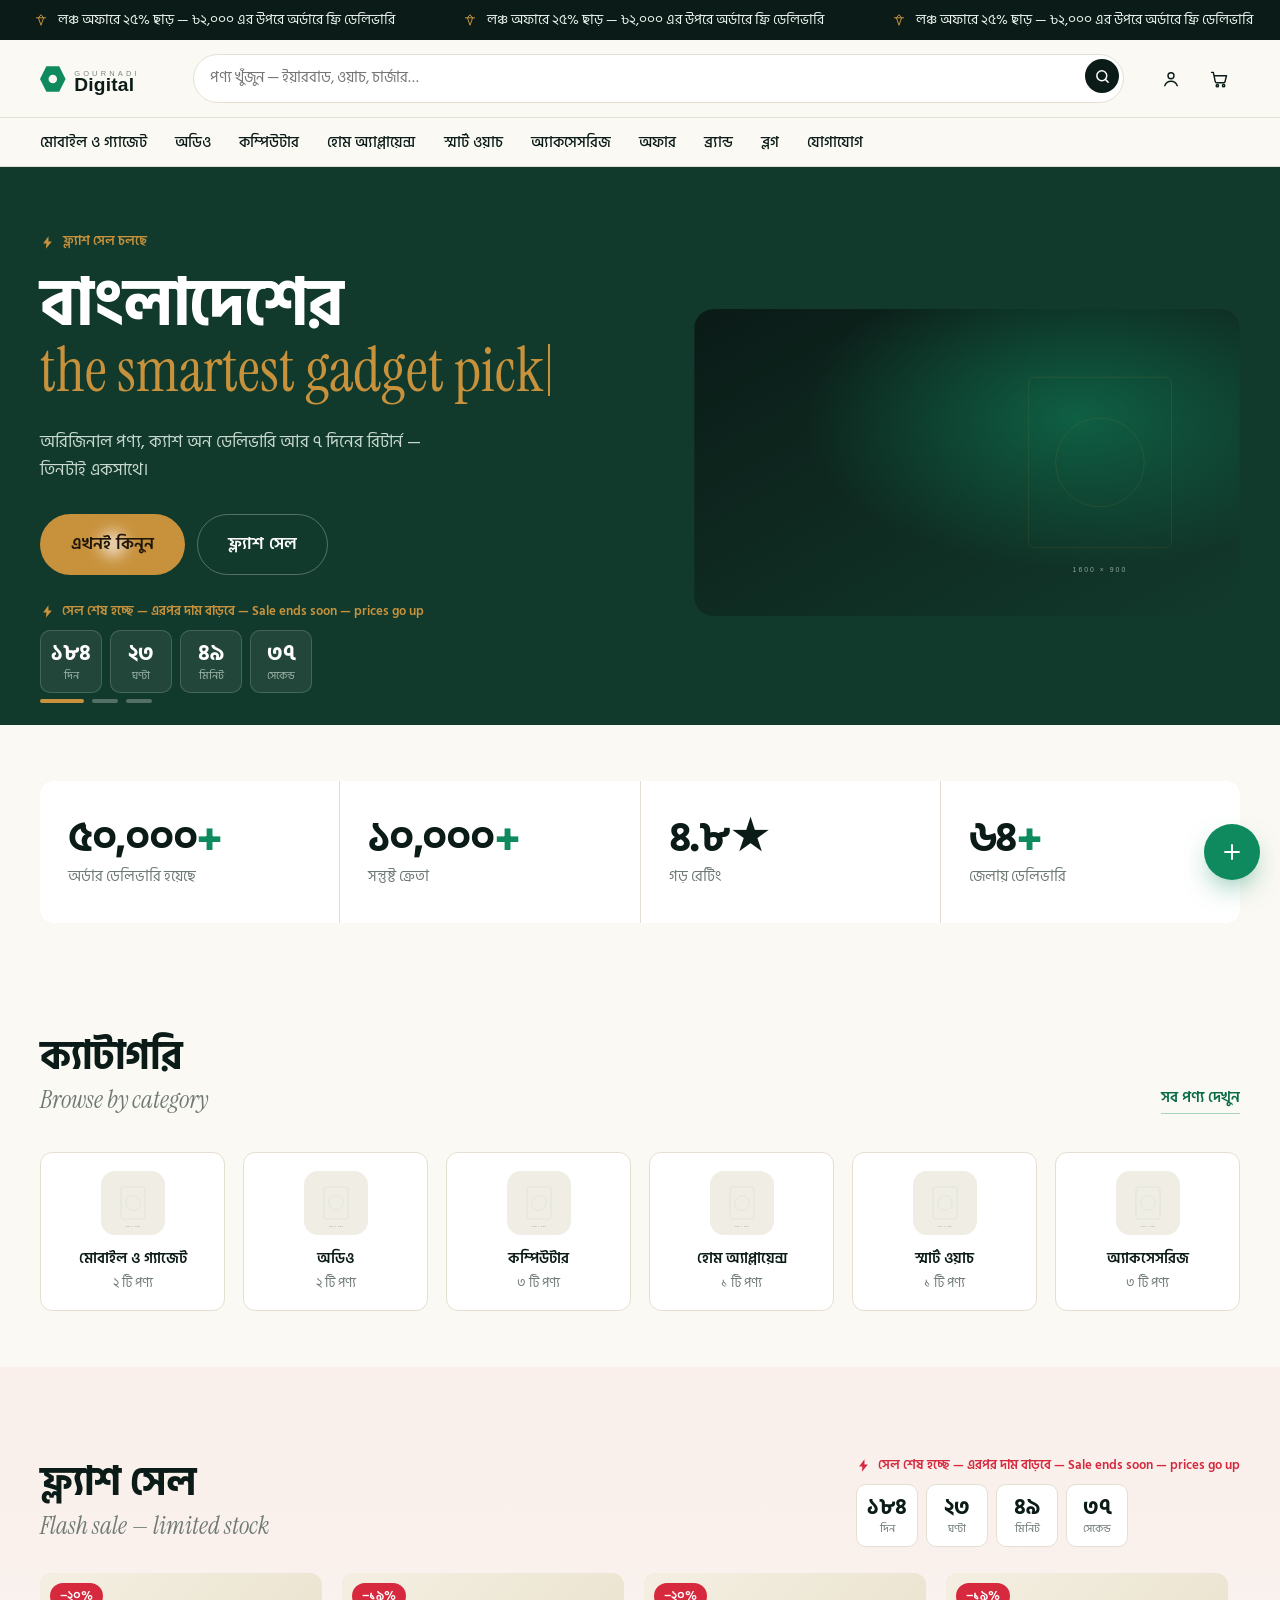
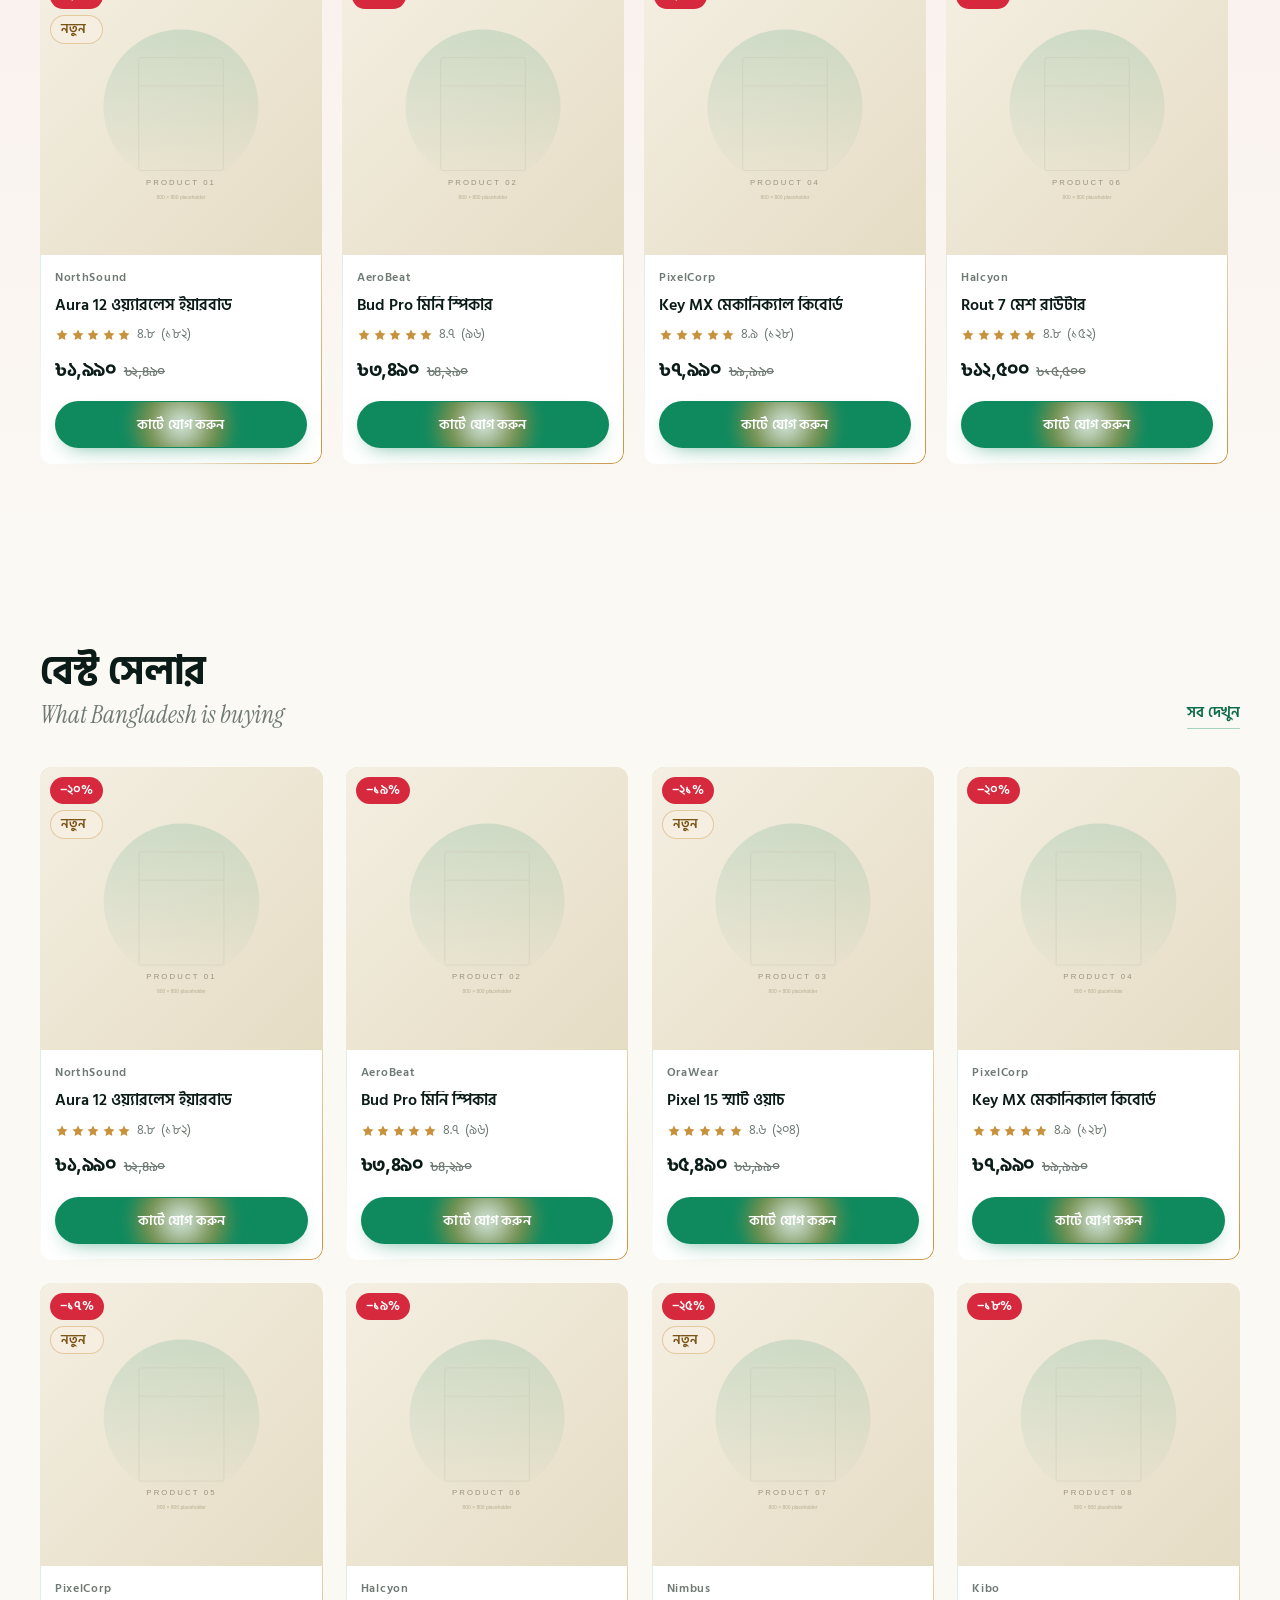
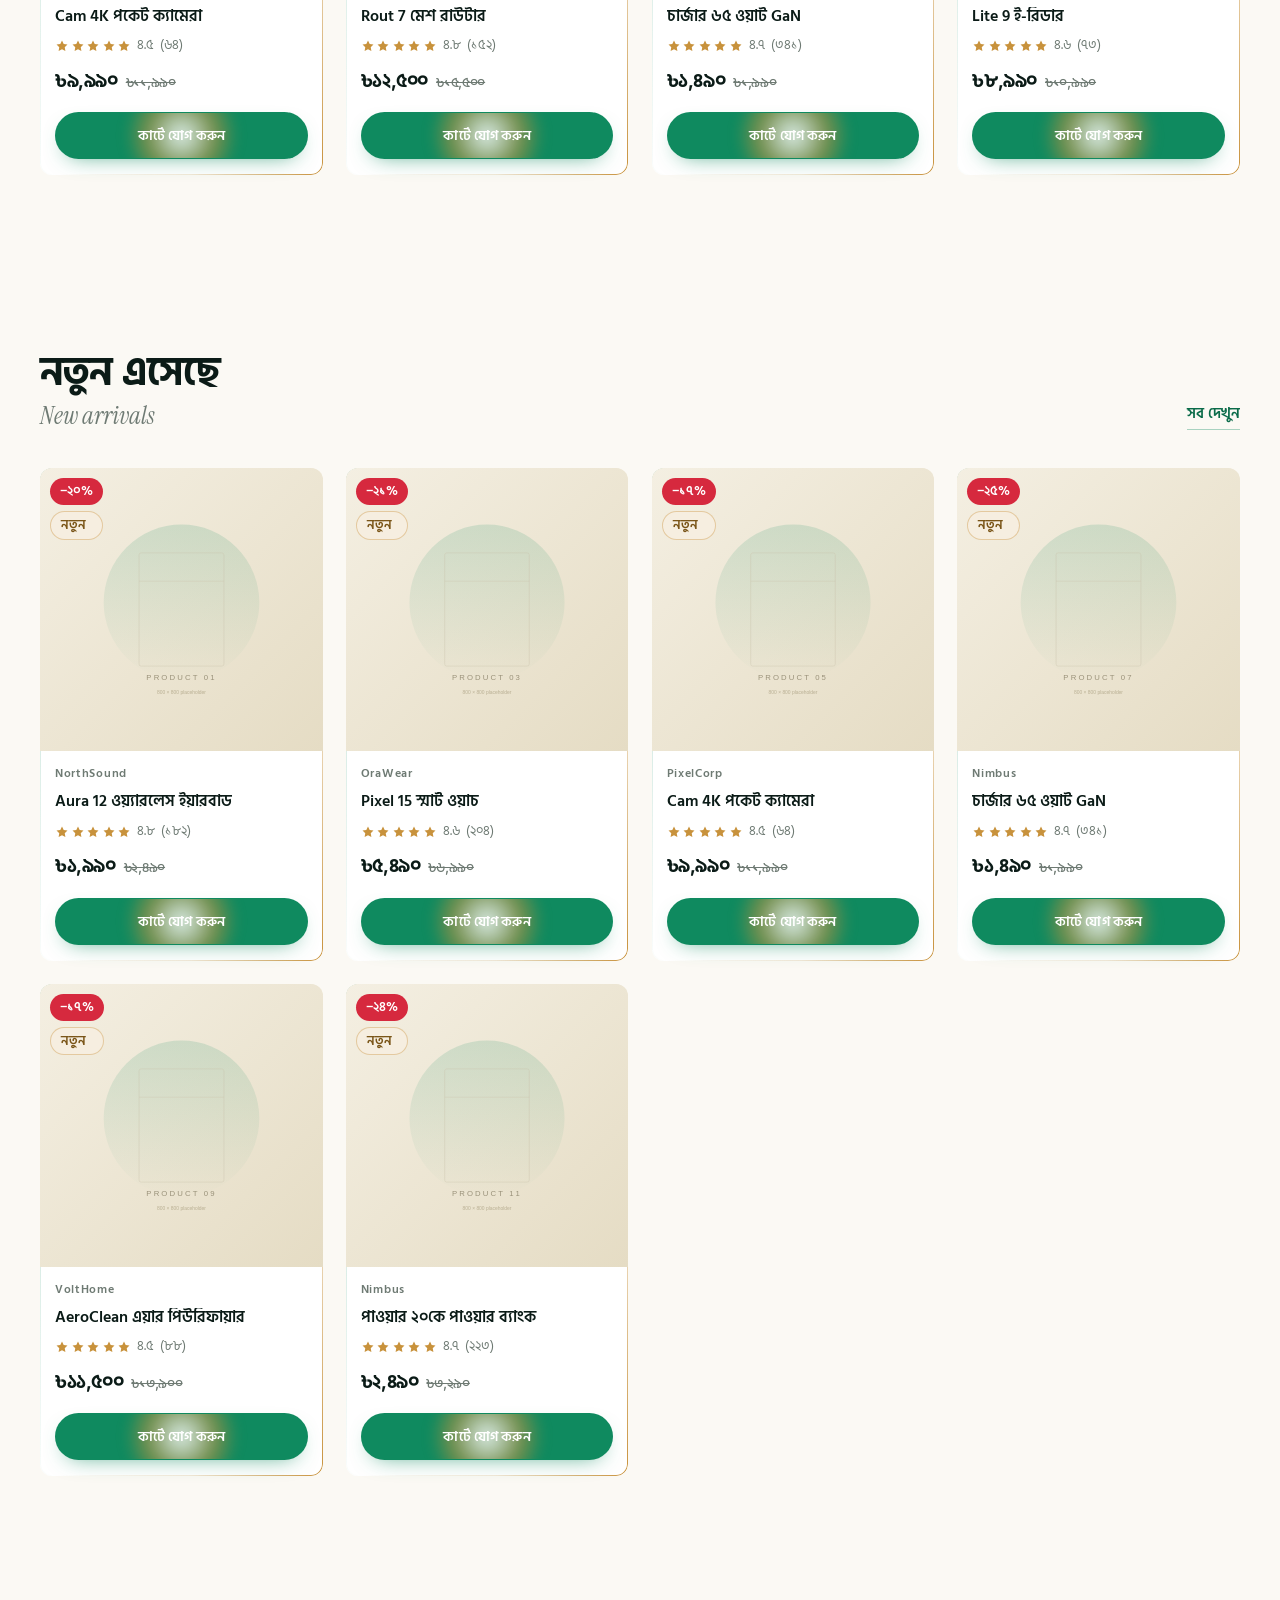
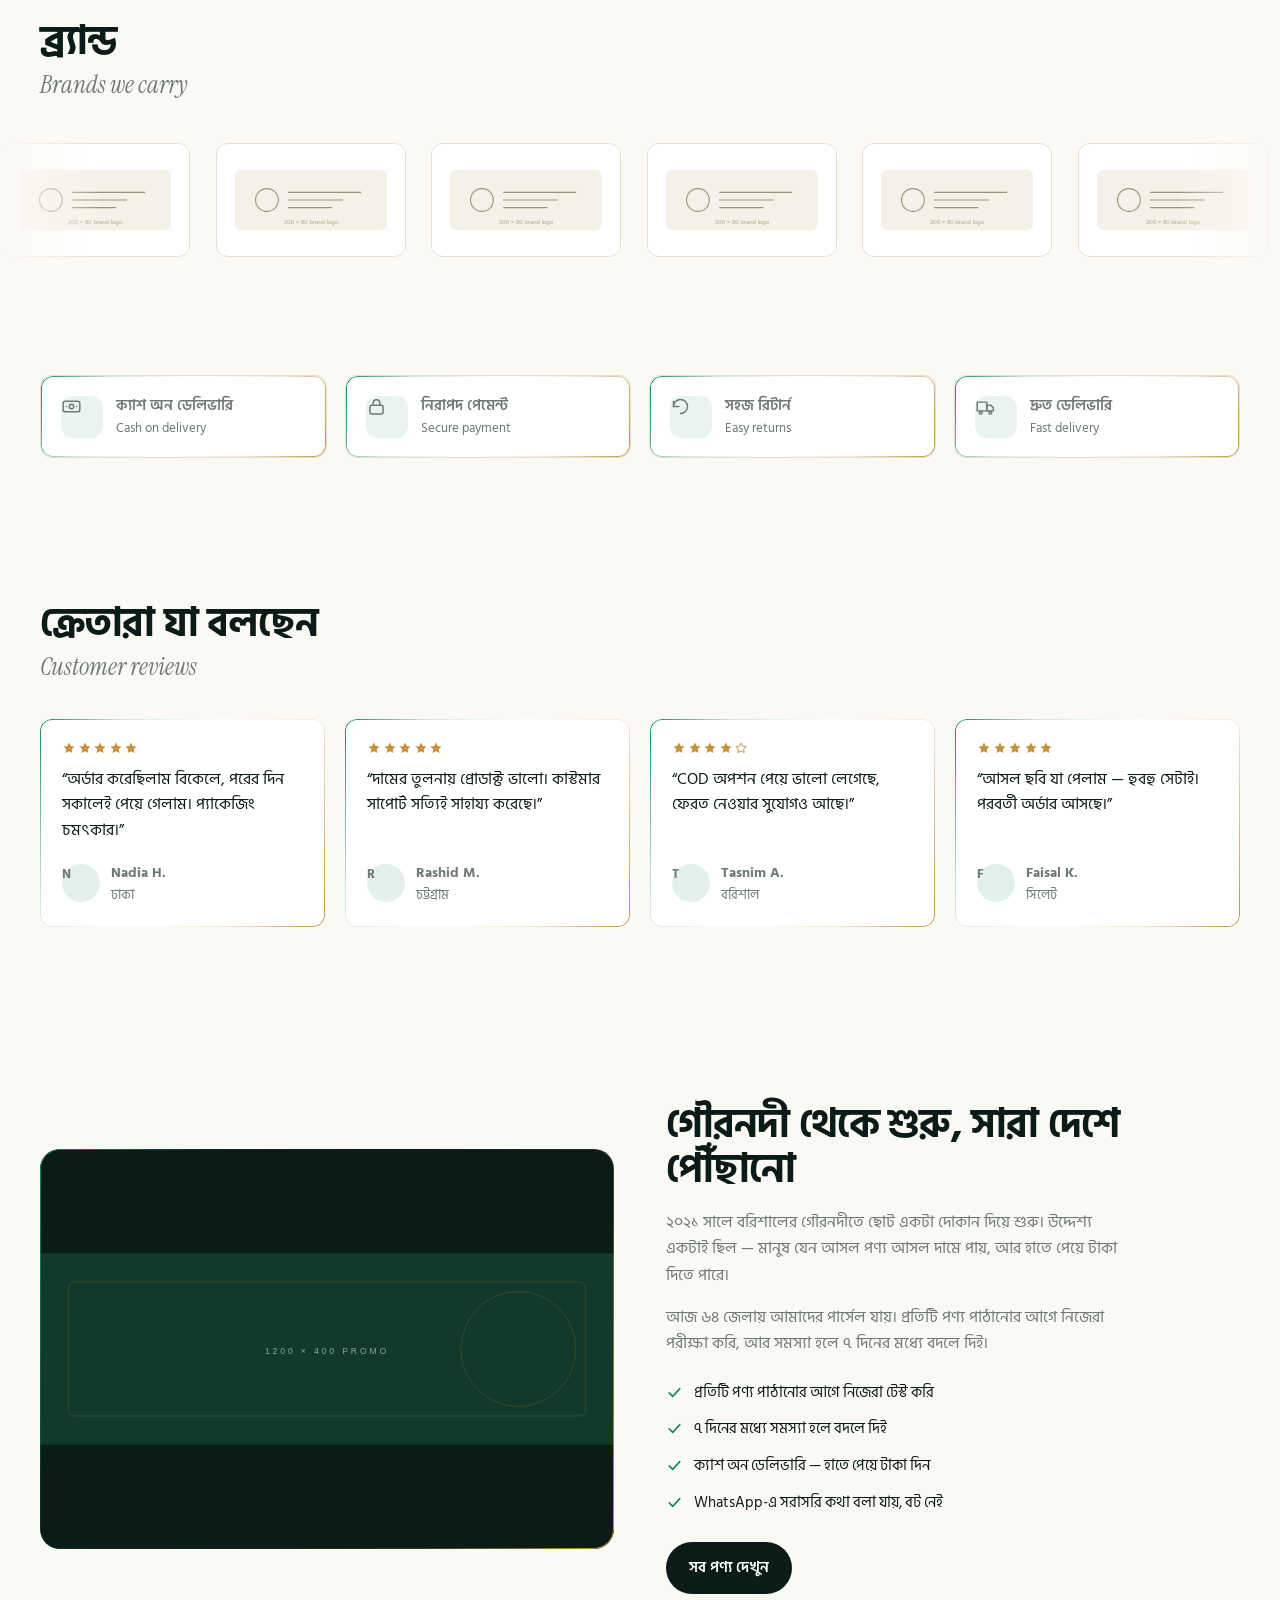
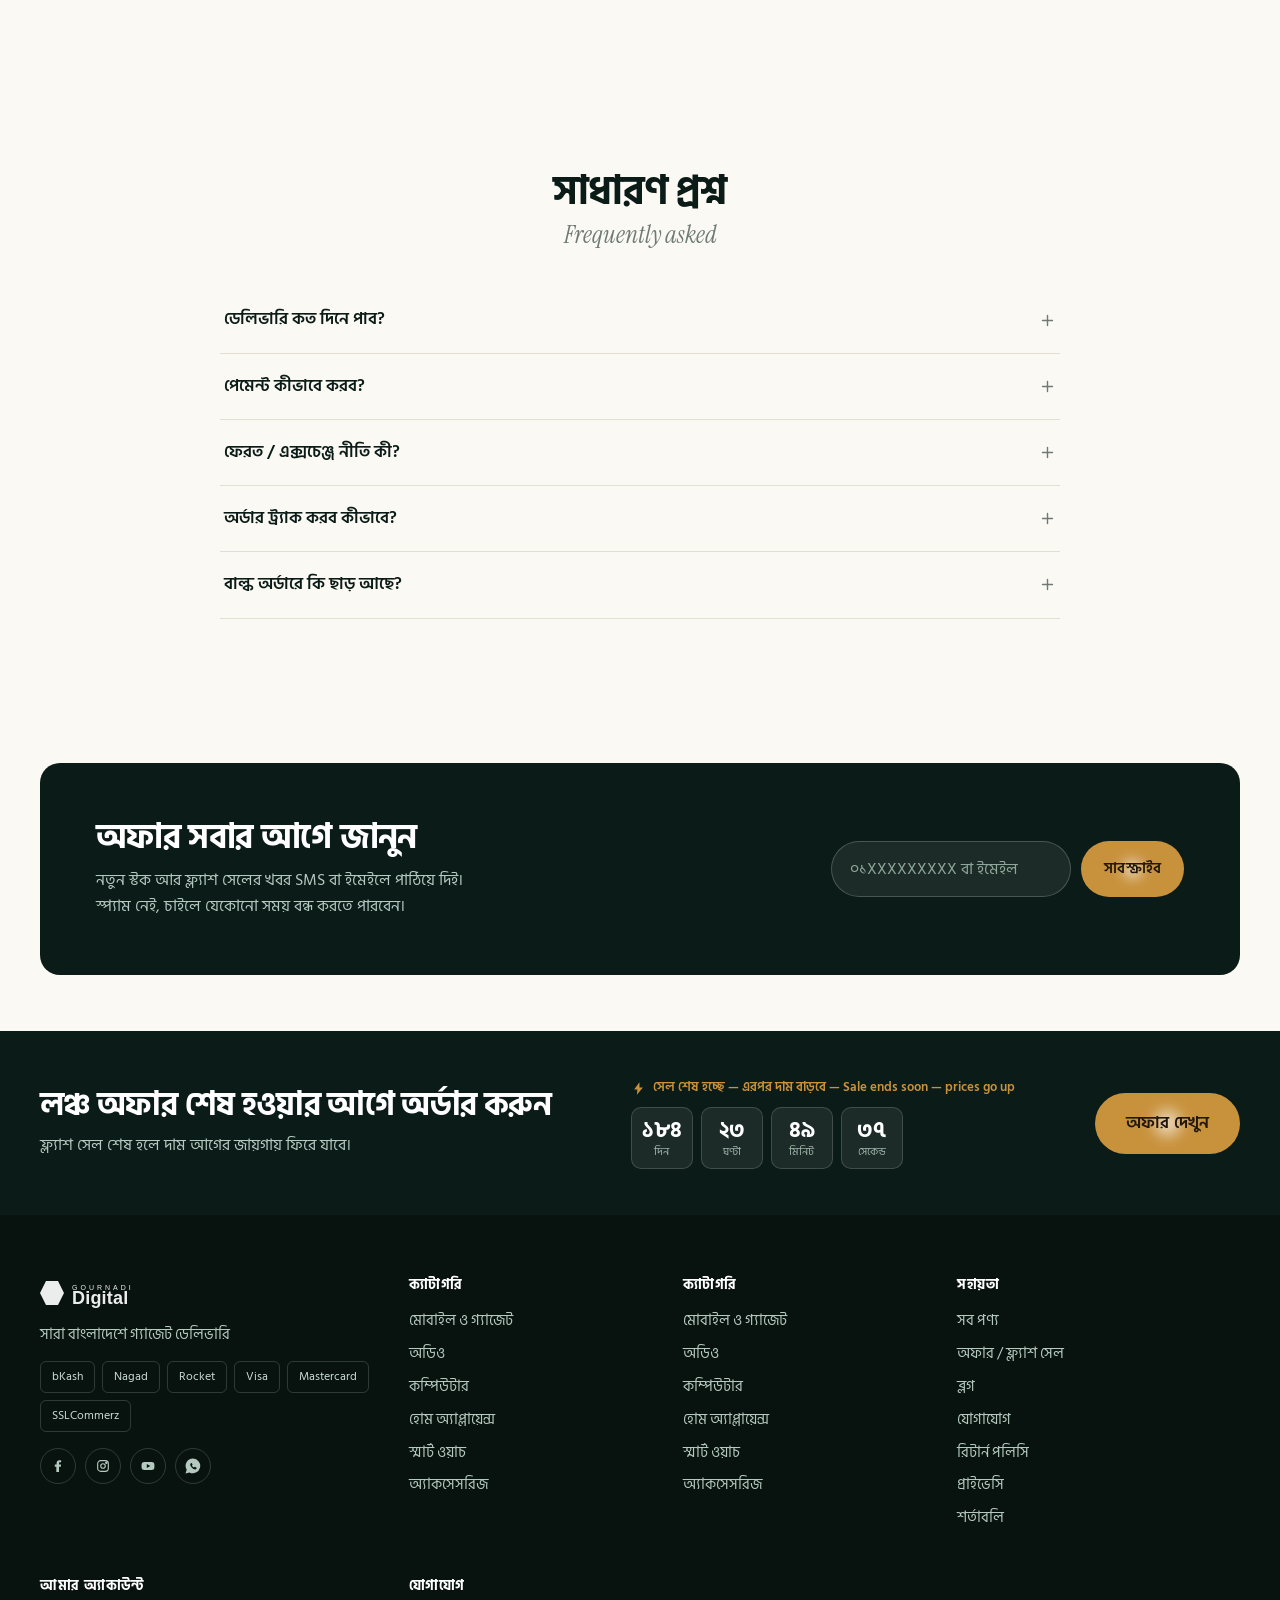
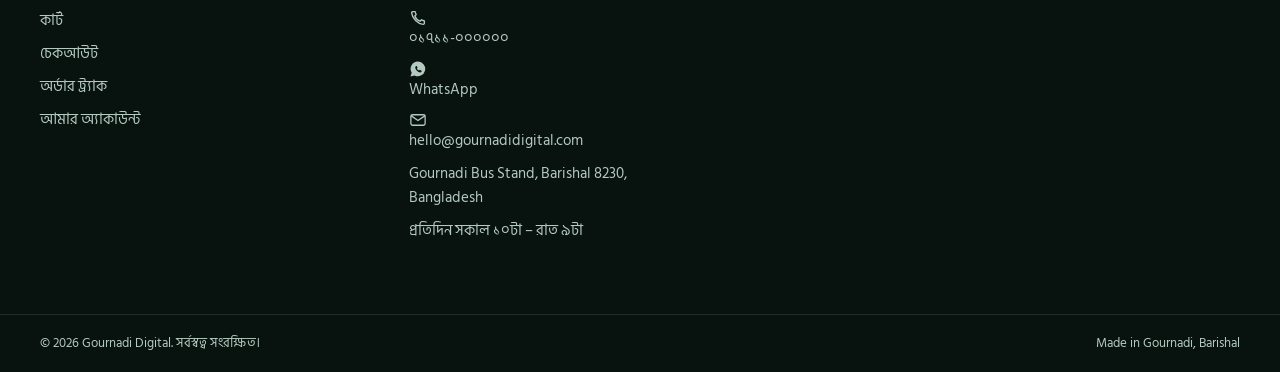
<file: index.html>
<!DOCTYPE html>
<html lang="bn">
<head>
<meta charset="utf-8">
<meta name="viewport" content="width=device-width, initial-scale=1">
<title>Gournadi Digital — সারা বাংলাদেশে গ্যাজেট ডেলিভারি</title>
<meta name="description" content="অরিজিনাল গ্যাজেট, ক্যাশ অন ডেলিভারি, ৬৪ জেলায় ডেলিভারি। ইয়ারবাড, স্মার্ট ওয়াচ, চার্জার, কিবোর্ড ও আরও অনেক কিছু।">
<meta property="og:title" content="Gournadi Digital">
<meta property="og:description" content="সারা বাংলাদেশে গ্যাজেট ডেলিভারি — ক্যাশ অন ডেলিভারি সহ।">
<meta property="og:image" content="assets/banners/hero1.svg">
<link rel="icon" href="assets/logo.svg">
<link rel="preconnect" href="https://fonts.googleapis.com">
<link rel="preconnect" href="https://fonts.gstatic.com" crossorigin>
<link rel="stylesheet" href="css/style.css">
</head>
<body>
<div data-header></div>

<!-- HERO ------------------------------------------------------------------ -->
<section class="hero" aria-label="ফিচার্ড অফার">
  <div class="hero__slides" data-hero></div>
  <div class="hero__dots" role="tablist" aria-label="ব্যানার" data-hero-dots></div>
</section>

<!-- TRUST STATS ---------------------------------------------------------- -->
<section class="section section--tight">
  <div class="wrap"><div class="stats" data-stats></div></div>
</section>

<!-- CATEGORIES ----------------------------------------------------------- -->
<section class="section section--tight" id="categories">
  <div class="wrap">
    <div class="section-head">
      <h2 class="section-title">ক্যাটাগরি<span class="en">Browse by category</span></h2>
      <a class="link-more" href="pages/shop.html">সব পণ্য দেখুন</a>
    </div>
    <div class="cats" data-cats></div>
  </div>
</section>

<!-- FLASH SALE ----------------------------------------------------------- -->
<section class="section flash" id="flash">
  <div class="wrap">
    <div class="flash__head">
      <h2 class="section-title">ফ্ল্যাশ সেল<span class="en">Flash sale — limited stock</span></h2>
      <div data-flash-timer></div>
    </div>
    <div class="hscroll" data-flash-products></div>
  </div>
</section>

<!-- BEST SELLERS --------------------------------------------------------- -->
<section class="section" id="best">
  <div class="wrap">
    <div class="section-head">
      <h2 class="section-title">বেস্ট সেলার<span class="en">What Bangladesh is buying</span></h2>
      <a class="link-more" href="pages/shop.html?sort=popular">সব দেখুন</a>
    </div>
    <div class="pgrid" data-best></div>
  </div>
</section>

<!-- NEW ARRIVALS --------------------------------------------------------- -->
<section class="section" id="new">
  <div class="wrap">
    <div class="section-head">
      <h2 class="section-title">নতুন এসেছে<span class="en">New arrivals</span></h2>
      <a class="link-more" href="pages/shop.html?sort=newest">সব দেখুন</a>
    </div>
    <div class="pgrid" data-new></div>
  </div>
</section>

<!-- BRAND MARQUEE -------------------------------------------------------- -->
<section class="section section--tight">
  <div class="wrap">
    <div class="section-head">
      <h2 class="section-title">ব্র্যান্ড<span class="en">Brands we carry</span></h2>
    </div>
  </div>
  <div class="marquee" data-brands></div>
</section>

<!-- TRUST BADGES --------------------------------------------------------- -->
<section class="section section--tight">
  <div class="wrap"><div class="trust" data-trust></div></div>
</section>

<!-- REVIEWS -------------------------------------------------------------- -->
<section class="section" id="reviews">
  <div class="wrap">
    <div class="section-head">
      <h2 class="section-title">ক্রেতারা যা বলছেন<span class="en">Customer reviews</span></h2>
    </div>
    <div class="rgrid" data-reviews></div>
  </div>
</section>

<!-- BRAND STORY ---------------------------------------------------------- -->
<section class="section" id="about">
  <div class="wrap">
    <div class="story">
      <div class="story__media gborder"><img src="assets/banners/promo.svg" alt="" width="1200" height="400"></div>
      <div>
        <h2>গৌরনদী থেকে শুরু, সারা দেশে পৌঁছানো</h2>
        <p>২০২১ সালে বরিশালের গৌরনদীতে ছোট একটা দোকান দিয়ে শুরু। উদ্দেশ্য একটাই ছিল — মানুষ যেন আসল পণ্য আসল দামে পায়, আর হাতে পেয়ে টাকা দিতে পারে।</p>
        <p>আজ ৬৪ জেলায় আমাদের পার্সেল যায়। প্রতিটি পণ্য পাঠানোর আগে নিজেরা পরীক্ষা করি, আর সমস্যা হলে ৭ দিনের মধ্যে বদলে দিই।</p>
        <div class="story__pts" data-story-points></div>
        <a class="btn btn--ink" href="pages/shop.html" style="margin-top:26px">সব পণ্য দেখুন</a>
      </div>
    </div>
  </div>
</section>

<!-- FAQ ------------------------------------------------------------------ -->
<section class="section" id="faq">
  <div class="wrap">
    <div class="section-head" style="justify-content:center;text-align:center">
      <h2 class="section-title">সাধারণ প্রশ্ন<span class="en">Frequently asked</span></h2>
    </div>
    <div class="faq" data-faq></div>
  </div>
</section>

<!-- NEWSLETTER ----------------------------------------------------------- -->
<section class="section section--tight">
  <div class="wrap">
    <div class="news">
      <div>
        <h2>অফার সবার আগে জানুন</h2>
        <p>নতুন স্টক আর ফ্ল্যাশ সেলের খবর SMS বা ইমেইলে পাঠিয়ে দিই। স্প্যাম নেই, চাইলে যেকোনো সময় বন্ধ করতে পারবেন।</p>
      </div>
      <form class="news__form" data-news>
        <label class="sr" for="news-input">মোবাইল নম্বর বা ইমেইল</label>
        <input id="news-input" name="contact" placeholder="০১XXXXXXXXX বা ইমেইল" required>
        <button class="btn btn--gold btn-runner" type="submit"><span>সাবস্ক্রাইব</span></button>
      </form>
    </div>
  </div>
</section>

<!-- FINAL PROMO STRIP ---------------------------------------------------- -->
<section class="promo">
  <div class="wrap promo__inner">
    <div>
      <h2>লঞ্চ অফার শেষ হওয়ার আগে অর্ডার করুন</h2>
      <p>ফ্ল্যাশ সেল শেষ হলে দাম আগের জায়গায় ফিরে যাবে।</p>
    </div>
    <div data-promo-timer></div>
    <a class="btn btn--gold btn--lg btn-runner" href="pages/shop.html?flash=1"><span>অফার দেখুন</span></a>
  </div>
</section>

<div data-footer></div>

<script src="js/config.js"></script>
<script src="js/store.js"></script>
<script src="js/ui.js"></script>
<script src="js/popup.js"></script>
<script src="js/home.js"></script>
</body>
</html>
</file>
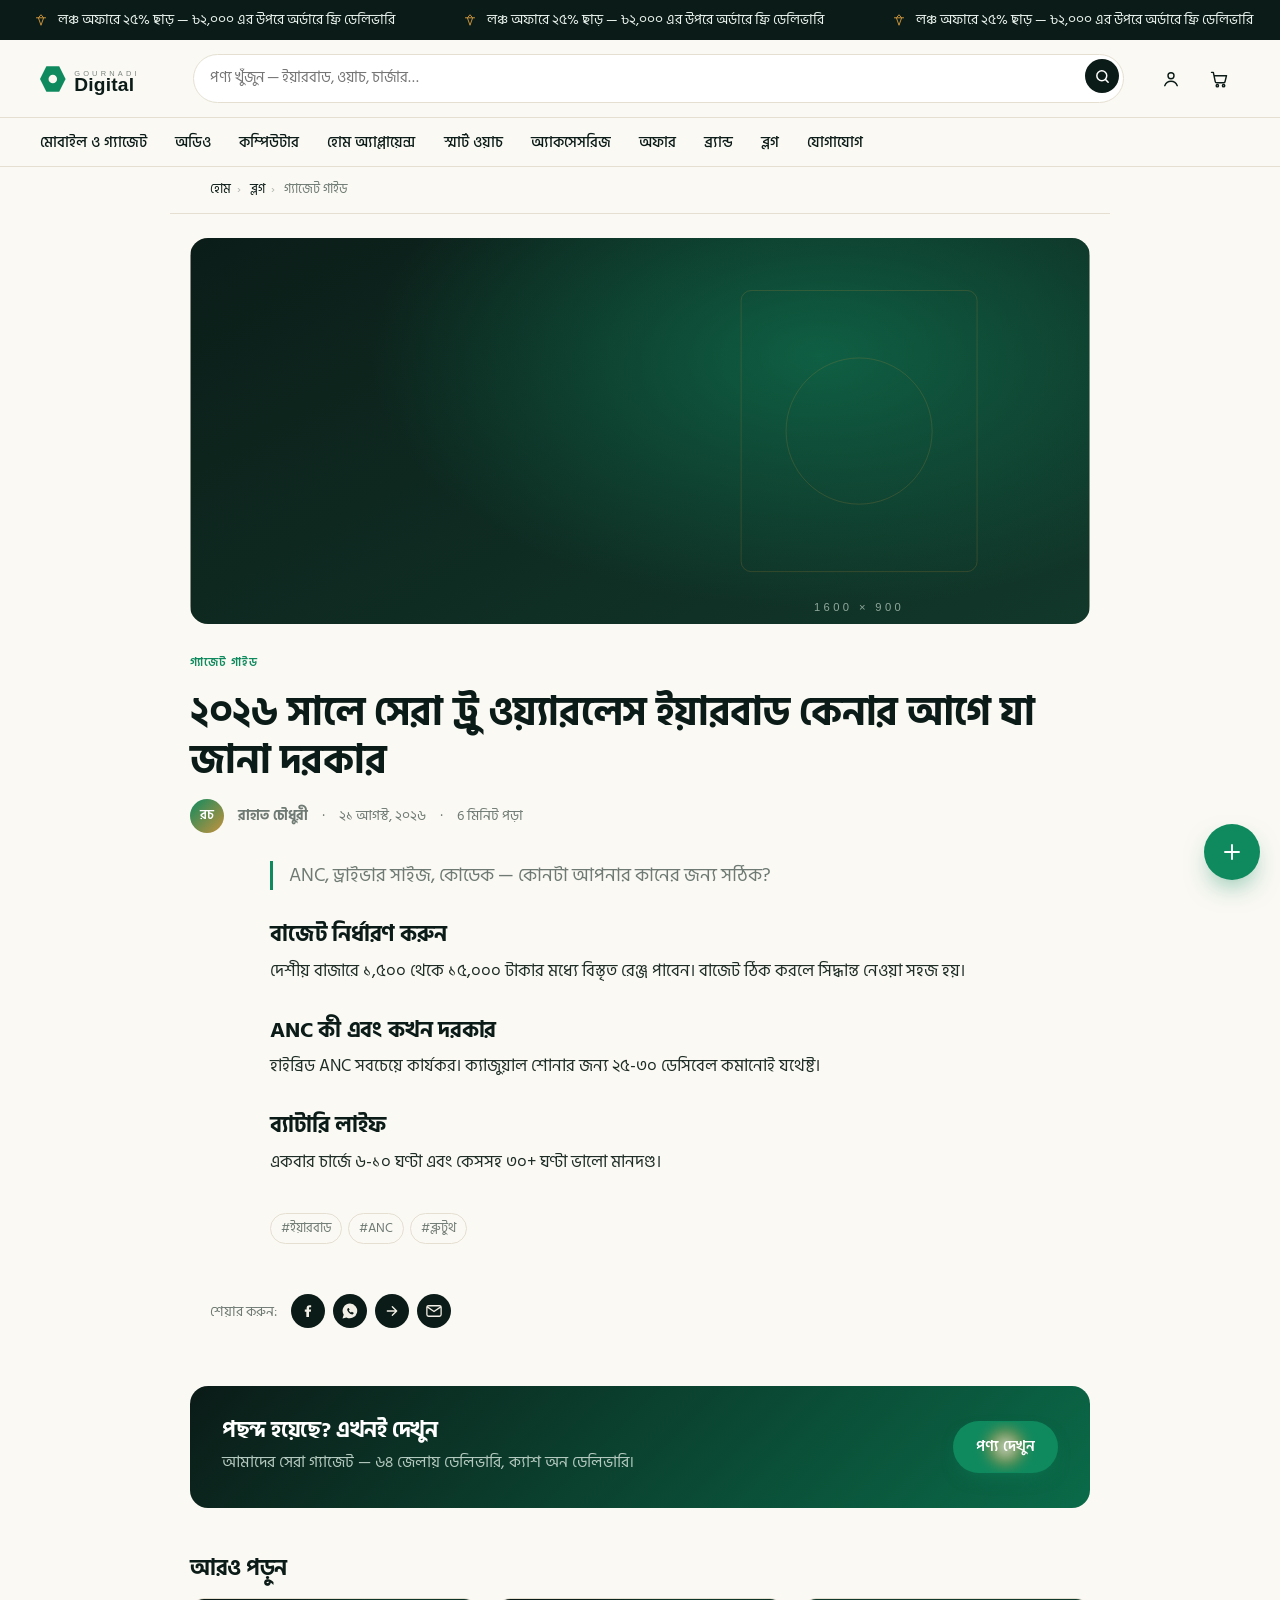
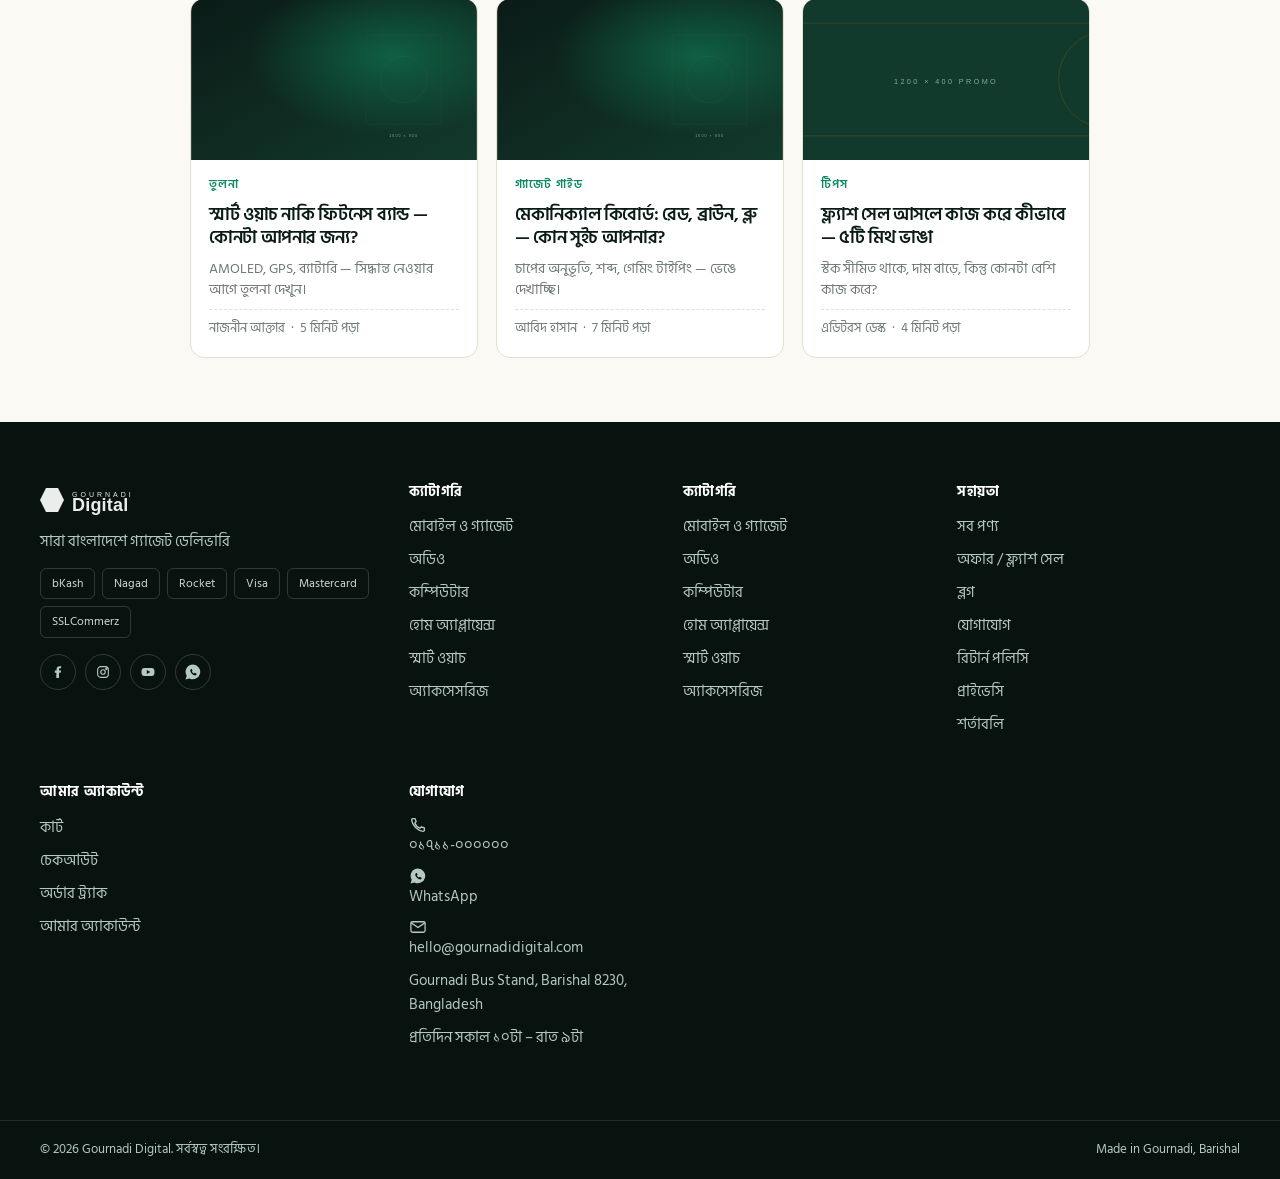
<file: pages/blog-post.html>
<!DOCTYPE html>
<html lang="bn">
<head>
<meta charset="utf-8">
<meta name="viewport" content="width=device-width, initial-scale=1">
<title data-title>ব্লগ — Gournadi Digital</title>
<link rel="icon" href="../assets/logo.svg">
<link rel="stylesheet" href="../css/style.css">
</head>
<body>
<div data-header></div>

<main class="wrap" style="padding:30px 20px 64px;max-width:940px">
  <div data-content></div>
</main>

<div data-footer></div>

<script src="../js/config.js"></script>
<script src="../js/store.js"></script>
<script src="../js/ui.js"></script>
<script>
document.addEventListener('DOMContentLoaded', () => {
  UI.mount();
  const slug = new URLSearchParams(location.search).get('slug');
  const post = CONFIG.blog.posts.find(p => p.slug === slug) || CONFIG.blog.posts[0];

  document.title = post.title + ' — Gournadi Digital';

  const initials = post.author.split(' ').map(s => s[0]).join('').slice(0, 2).toUpperCase();
  const related = CONFIG.blog.posts.filter(p => p.slug !== post.slug).slice(0, 3);

  const content = document.querySelector('[data-content]');
  content.innerHTML = `
    <div class="crumbs-bar" style="margin:-30px -20px 24px">
      <div class="wrap">
        <a href="../index.html">হোম</a><span class="sep">›</span>
        <a href="blog.html">ব্লগ</a><span class="sep">›</span>
        <span>${post.cat}</span>
      </div>
    </div>

    <div class="post-hero"><img src="../${post.image}" alt="${post.title}"></div>

    <header class="post-header">
      <span class="post-card__cat">${post.cat}</span>
      <h1>${post.title}</h1>
      <div class="post-meta">
        <span class="avatar">${initials}</span>
        <span><b>${post.author}</b></span>
        <span>·</span>
        <span>${new Date(post.date).toLocaleDateString('bn-BD', { year:'numeric', month:'long', day:'numeric' })}</span>
        <span>·</span>
        <span>${post.read} মিনিট পড়া</span>
      </div>
    </header>

    <article>
      ${UI.blogPostBody(post)}

      <div class="post-share">
        <span>শেয়ার করুন:</span>
        <a href="https://www.facebook.com/sharer/sharer.php?u=${encodeURIComponent(location.href)}" target="_blank" rel="noopener" aria-label="Facebook">${UI.ICON.fb}</a>
        <a href="https://wa.me/?text=${encodeURIComponent(post.title + ' ' + location.href)}" target="_blank" rel="noopener" aria-label="WhatsApp">${UI.ICON.wa}</a>
        <a href="https://twitter.com/intent/tweet?text=${encodeURIComponent(post.title)}&url=${encodeURIComponent(location.href)}" target="_blank" rel="noopener" aria-label="X">${UI.ICON.arrow}</a>
        <a href="mailto:?subject=${encodeURIComponent(post.title)}&body=${encodeURIComponent(location.href)}" aria-label="Email">${UI.ICON.mail}</a>
      </div>

      <div class="post-cta">
        <div>
          <h3>পছন্দ হয়েছে? এখনই দেখুন</h3>
          <p>আমাদের সেরা গ্যাজেট — ৬৪ জেলায় ডেলিভারি, ক্যাশ অন ডেলিভারি।</p>
        </div>
        <a class="btn btn--primary btn-runner" href="shop.html" style="white-space:nowrap"><span>পণ্য দেখুন</span></a>
      </div>

      <h2 style="margin:48px 0 18px;font-size:22px">আরও পড়ুন</h2>
      <div class="blog-grid">
        ${related.map(UI.blogCard).join('')}
      </div>
    </article>
  `;
});
</script>
</body>
</html>
</file>
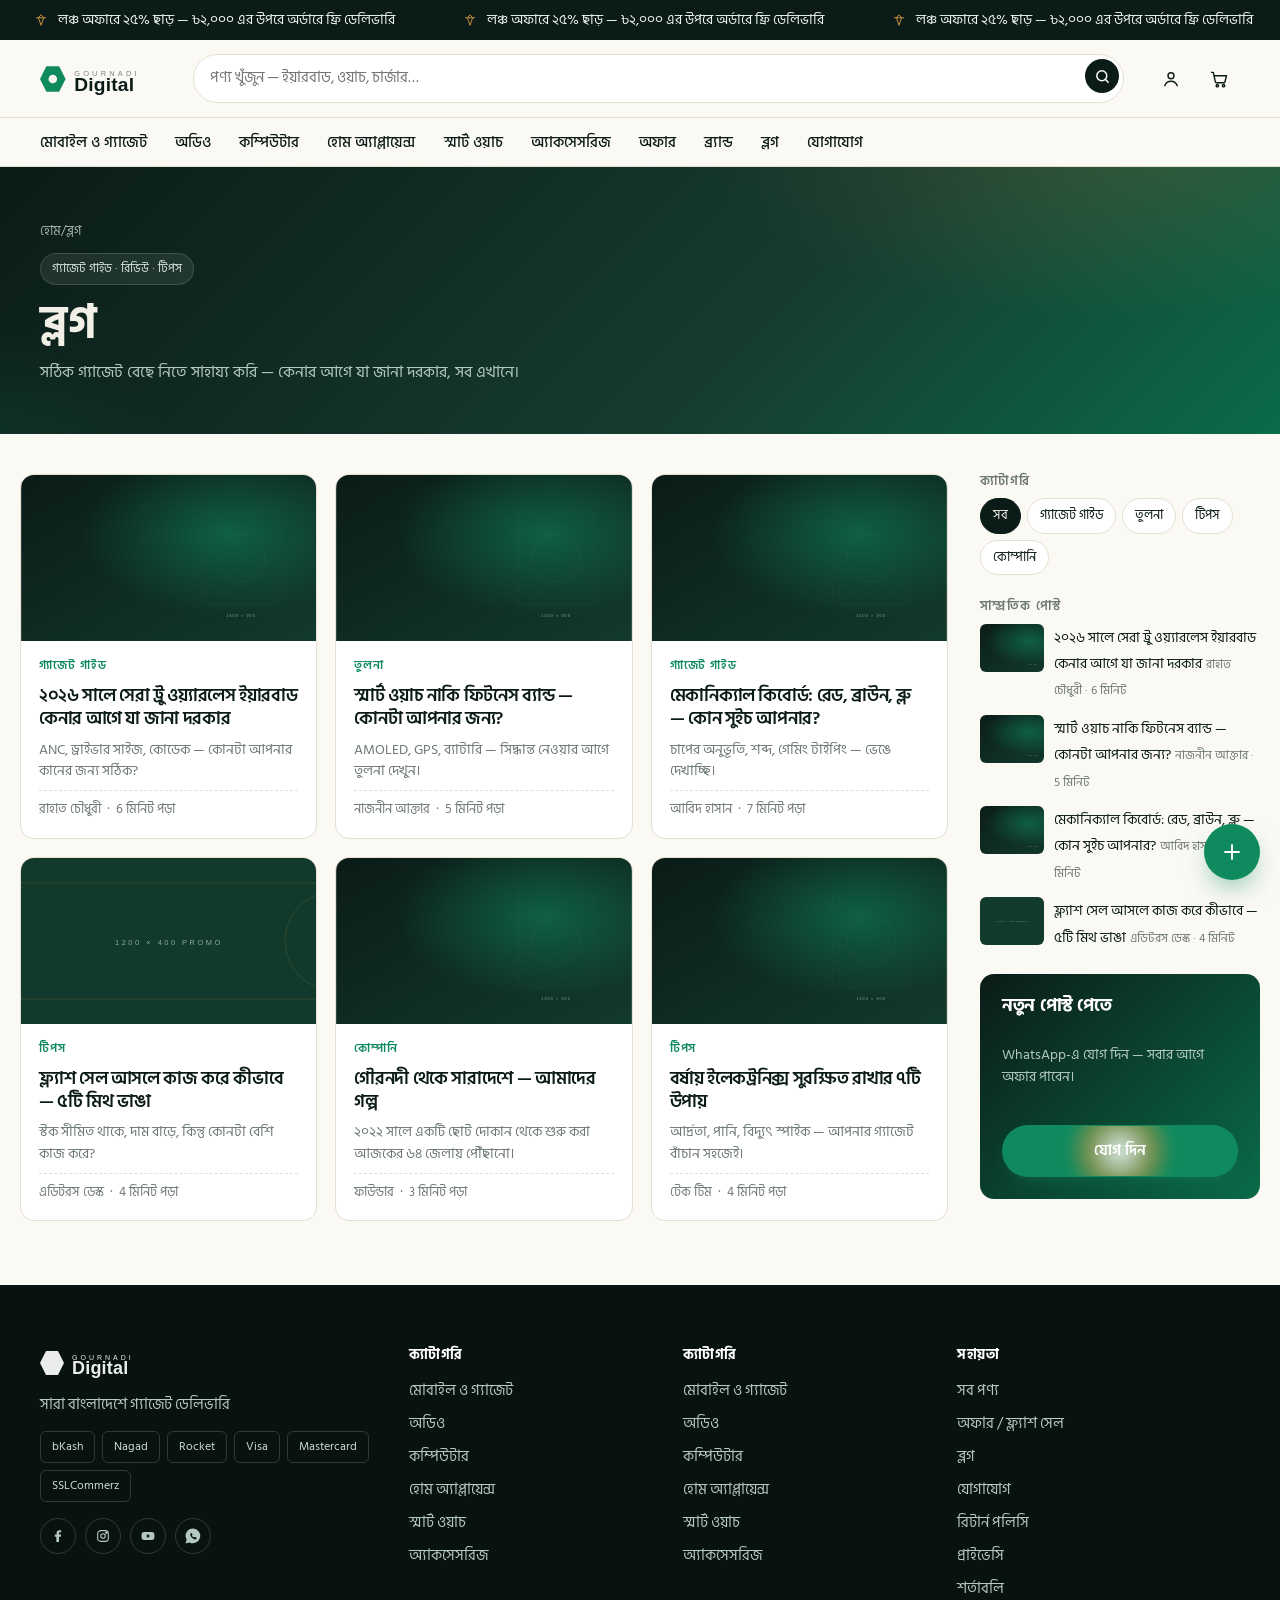
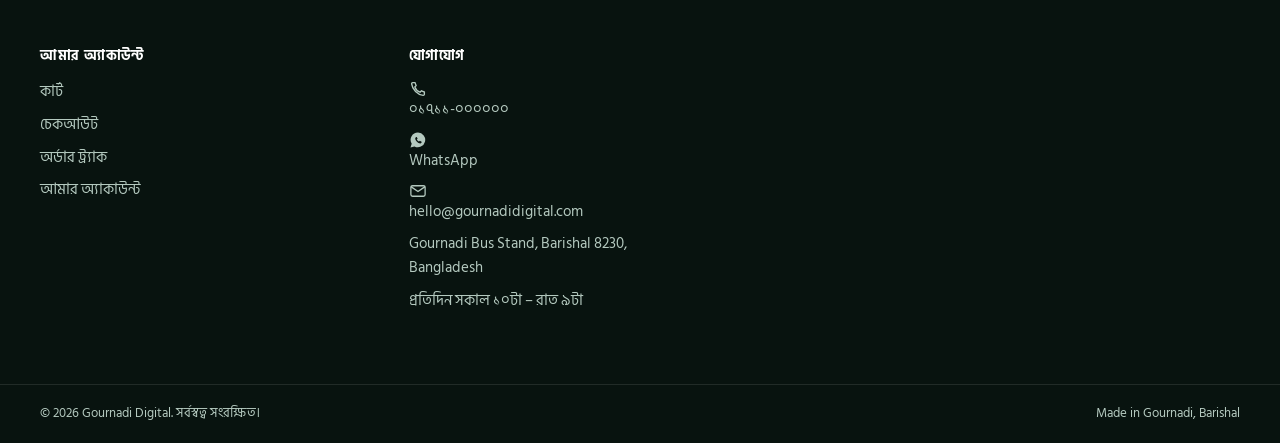
<file: pages/blog.html>
<!DOCTYPE html>
<html lang="bn">
<head>
<meta charset="utf-8">
<meta name="viewport" content="width=device-width, initial-scale=1">
<title>ব্লগ — Gournadi Digital</title>
<meta name="description" content="গ্যাজেট গাইড, রিভিউ, অফার — Gournadi Digital ব্লগ।">
<link rel="icon" href="../assets/logo.svg">
<link rel="stylesheet" href="../css/style.css">
</head>
<body>
<div data-header></div>

<section class="page-hero">
  <div class="wrap page-hero__inner">
    <div class="crumbs"><a href="../index.html">হোম</a><span class="sep">/</span><span>ব্লগ</span></div>
    <span class="page-hero__chip">গ্যাজেট গাইড · রিভিউ · টিপস</span>
    <h1>ব্লগ</h1>
    <p>সঠিক গ্যাজেট বেছে নিতে সাহায্য করি — কেনার আগে যা জানা দরকার, সব এখানে।</p>
  </div>
</section>

<main class="wrap" style="padding:40px 20px 64px">
  <div class="blog-layout">
    <div>
      <div class="blog-grid" data-grid></div>
      <div id="empty" style="display:none;text-align:center;padding:60px 20px;color:var(--c-muted)">
        <p style="font-size:16px">এই ক্যাটাগরিতে এখনো কোনো পোস্ট নেই।</p>
        <a class="btn btn--ghost" href="blog.html" style="margin-top:12px">সব পোস্ট দেখুন</a>
      </div>
    </div>

    <aside class="blog-aside">
      <div>
        <h4>ক্যাটাগরি</h4>
        <div class="cats" data-cats></div>
      </div>
      <div>
        <h4>সাম্প্রতিক পোস্ট</h4>
        <div class="recent" data-recent></div>
      </div>
      <div class="post-cta" style="margin:0;padding:22px;border-radius:14px">
        <h3 style="font-size:18px;margin:0 0 4px;color:#fff">নতুন পোস্ট পেতে</h3>
        <p style="margin:0;color:#B4C9BF;font-size:13.5px">WhatsApp-এ যোগ দিন — সবার আগে অফার পাবেন।</p>
        <a class="btn btn--primary btn--block btn-runner" style="margin-top:12px" href="https://wa.me/8801711000000"><span>যোগ দিন</span></a>
      </div>
    </aside>
  </div>
</main>

<div data-footer></div>

<script src="../js/config.js"></script>
<script src="../js/store.js"></script>
<script src="../js/ui.js"></script>
<script>
document.addEventListener('DOMContentLoaded', () => {
  UI.mount();

  const cat = new URLSearchParams(location.search).get('cat') || 'সব';
  const posts = CONFIG.blog.posts.filter(p => cat === 'সব' || p.cat === cat);
  const grid = document.querySelector('[data-grid]');
  const empty = document.querySelector('#empty');

  if (posts.length) {
    grid.innerHTML = posts.map(UI.blogCard).join('');
    empty.style.display = 'none';
  } else {
    grid.innerHTML = '';
    empty.style.display = '';
  }

  // category chips
  const cats = ['সব', ...new Set(CONFIG.blog.posts.map(p => p.cat))];
  document.querySelector('[data-cats]').innerHTML = cats.map(c =>
    `<a href="?cat=${encodeURIComponent(c)}" class="${c === cat ? 'is-active' : ''}">${c}</a>`
  ).join('');

  // recent
  document.querySelector('[data-recent]').innerHTML = CONFIG.blog.posts.slice(0, 4).map(p => `
    <a href="blog-post.html?slug=${encodeURIComponent(p.slug)}">
      <img src="../${p.image}" alt="">
      <div>
        <span>${p.title}</span>
        <small>${p.author} · ${p.read} মিনিট</small>
      </div>
    </a>
  `).join('');
});
</script>
</body>
</html>
</file>
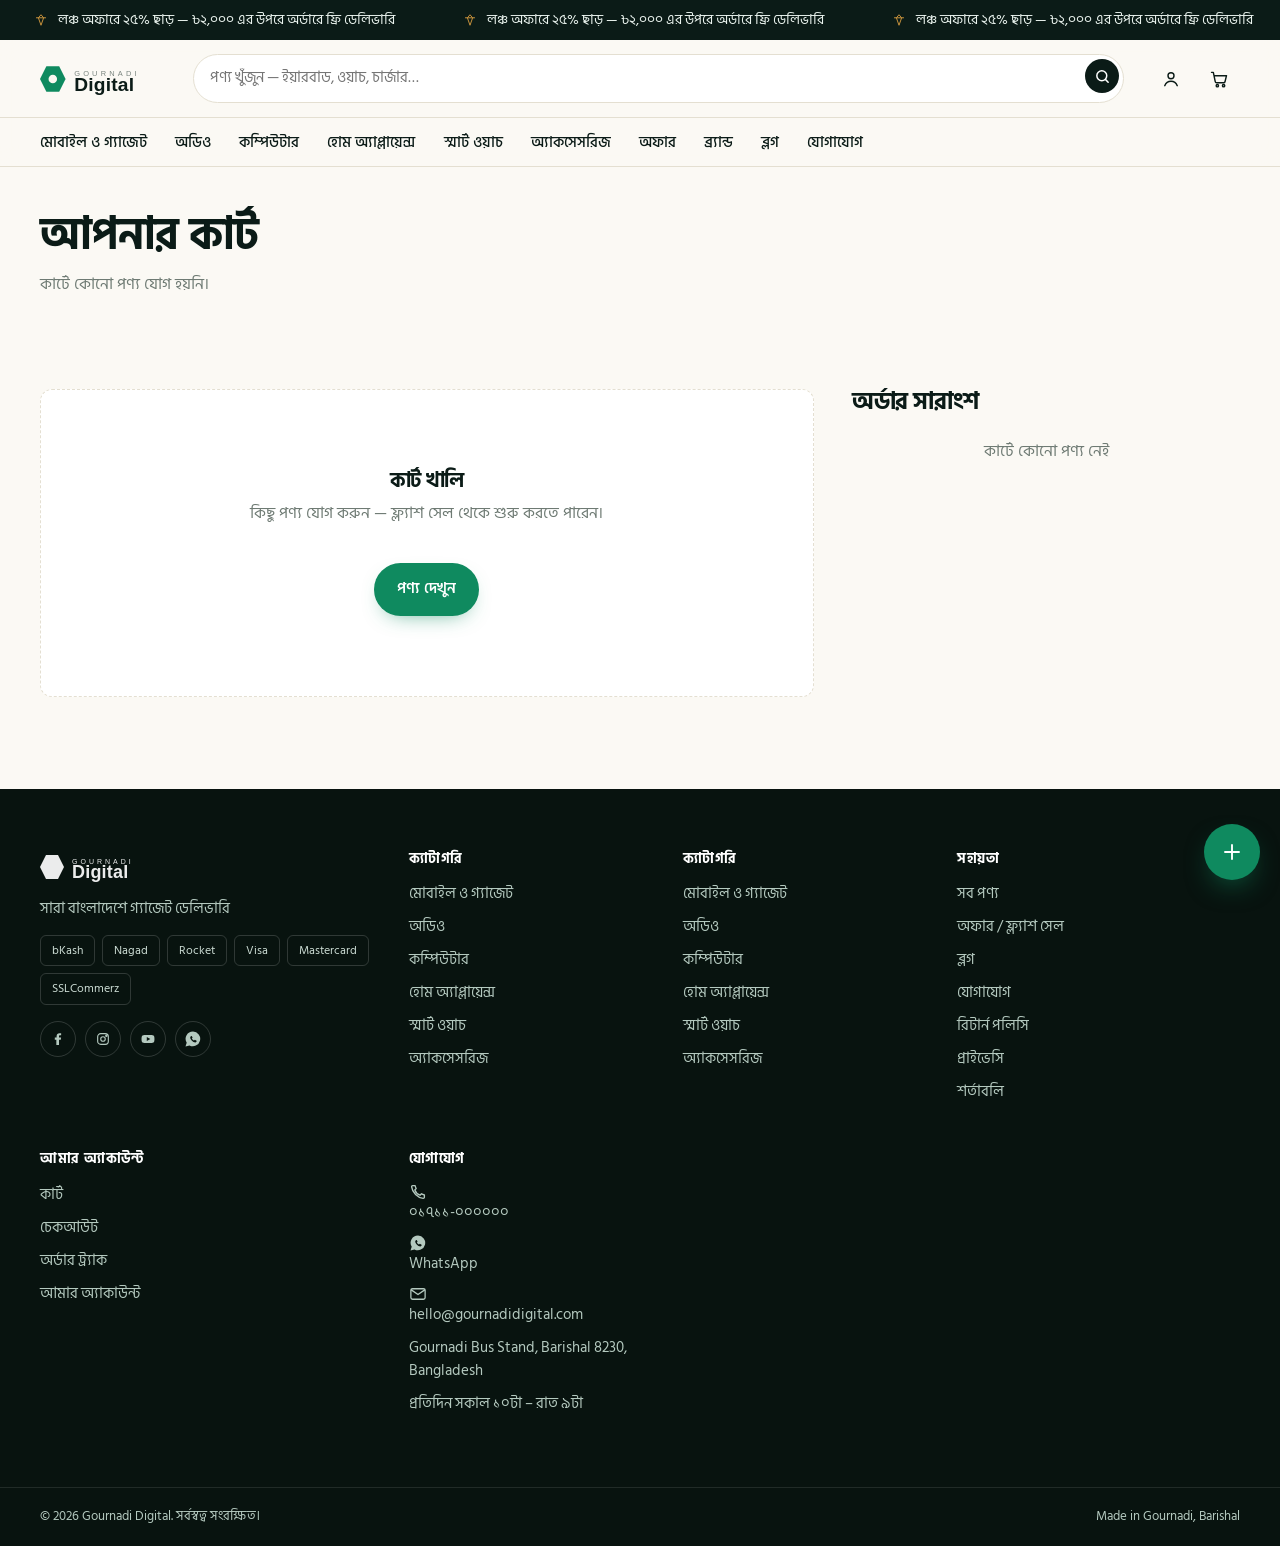
<file: pages/cart.html>
<!DOCTYPE html>
<html lang="bn">
<head>
<meta charset="utf-8">
<meta name="viewport" content="width=device-width, initial-scale=1">
<title>কার্ট — Gournadi Digital</title>
<meta name="description" content="আপনার কার্টের পণ্য, কুপন প্রয়োগ করুন, চেকআউটে এগিয়ে যান।">
<link rel="icon" href="../assets/logo.svg">
<link rel="stylesheet" href="../css/style.css">
</head>
<body>
<div data-header></div>

<div class="wrap page-head"><h1>আপনার কার্ট</h1><p data-sub>কোনো পণ্য নির্বাচন করুন — কুপন প্রয়োগ করুন — চেকআউট করুন।</p></div>

<div class="wrap section section--tight">
  <div class="checkout-grid">
    <div data-cart-list></div>
    <aside class="summary" data-summary></aside>
  </div>
</div>

<div data-footer></div>

<script src="../js/config.js"></script>
<script src="../js/store.js"></script>
<script src="../js/ui.js"></script>
<script src="../js/popup.js"></script>
<script src="../js/cart.js"></script>
</body>
</html>
</file>
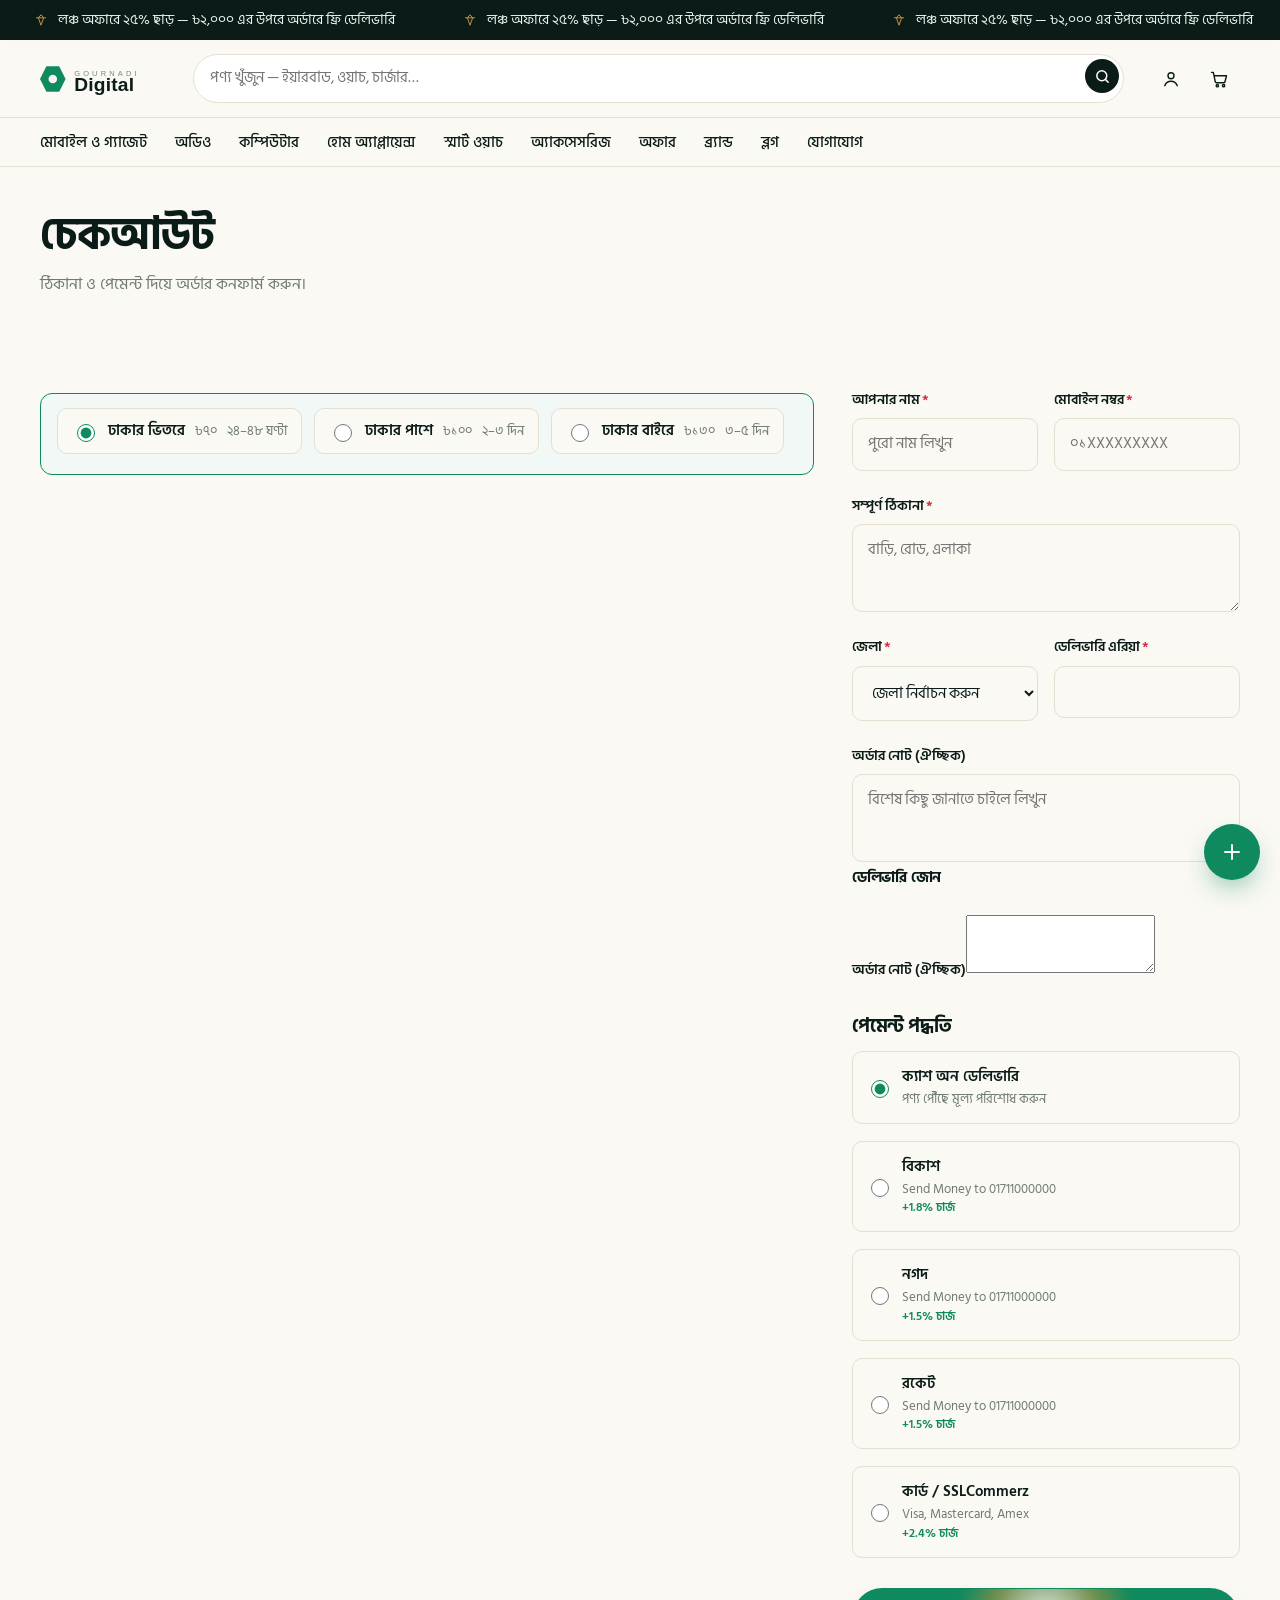
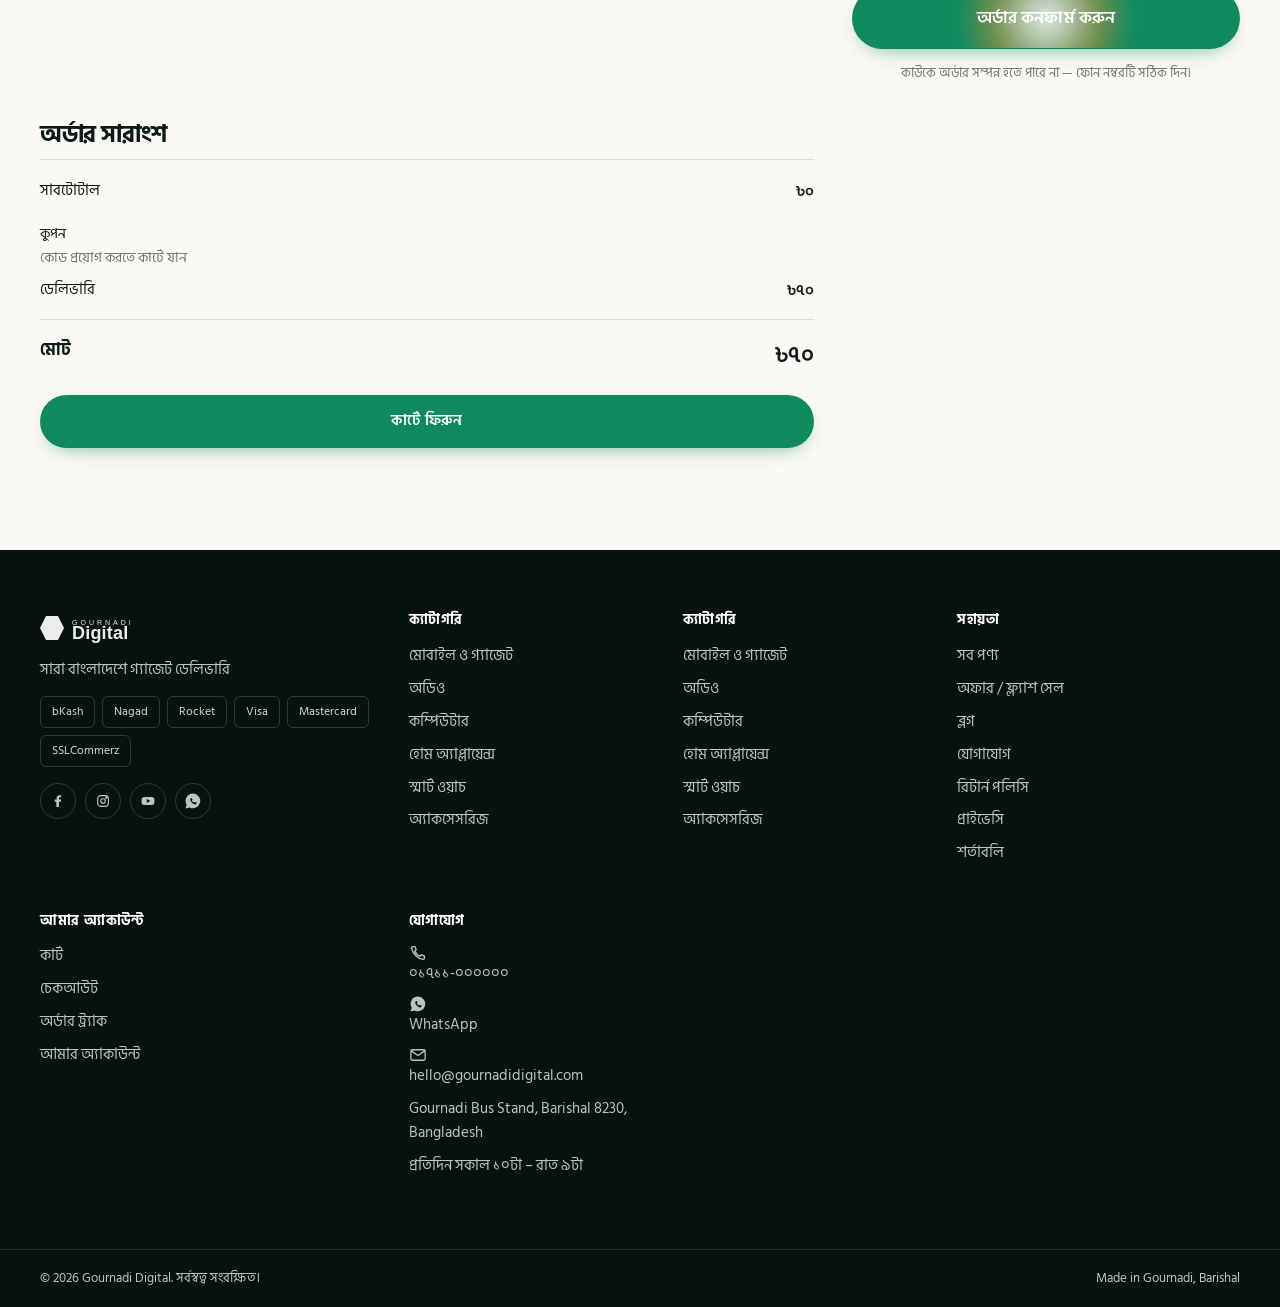
<file: pages/checkout.html>
<!DOCTYPE html>
<html lang="bn">
<head>
<meta charset="utf-8">
<meta name="viewport" content="width=device-width, initial-scale=1">
<title>চেকআউট — Gournadi Digital</title>
<meta name="description" content="ডেলিভারি ঠিকানা, জোন, পেমেন্ট পদ্ধতি বেছে অর্ডার কনফার্ম করুন।">
<link rel="icon" href="../assets/logo.svg">
<link rel="stylesheet" href="../css/style.css">
</head>
<body>
<div data-header></div>

<div class="wrap page-head"><h1>চেকআউট</h1><p>ঠিকানা ও পেমেন্ট দিয়ে অর্ডার কনফার্ম করুন।</p></div>

<div class="wrap section section--tight">
  <div class="checkout-grid">
    <form data-checkout-form>
      <div class="fields" data-fields></div>
      <div class="zones"><h4 style="font-size:15px;margin-bottom:8px">ডেলিভারি জোন</h4></div>
      <div style="margin-top:20px"><label style="font-size:14px;font-weight:600">অর্ডার নোট (ঐচ্ছিক)</label><textarea id="chk-note"></textarea></div>

      <h3 style="font-size:19px;margin-top:34px;margin-bottom:14px">পেমেন্ট পদ্ধতি</h3>
      <div class="pays" data-payments></div>
      <div style="margin-top:22px">
        <button type="submit" class="btn btn--primary btn--lg btn--block btn-runner"><span>অর্ডার কনফার্ম করুন</span></button>
      </div>
      <p class="coupon-hint" style="margin-top:14px;text-align:center">কাউকে অর্ডার সম্পন্ন হতে পারে না — ফোন নম্বরটি সঠিক দিন।</p>
    </form>
    <aside class="summary" data-checkout-summary></aside>
  </div>
</div>

<div data-footer></div>

<script src="../js/config.js"></script>
<script src="../js/store.js"></script>
<script src="../js/ui.js"></script>
<script src="../js/popup.js"></script>
<script src="../js/checkout.js"></script>
</body>
</html>
</file>
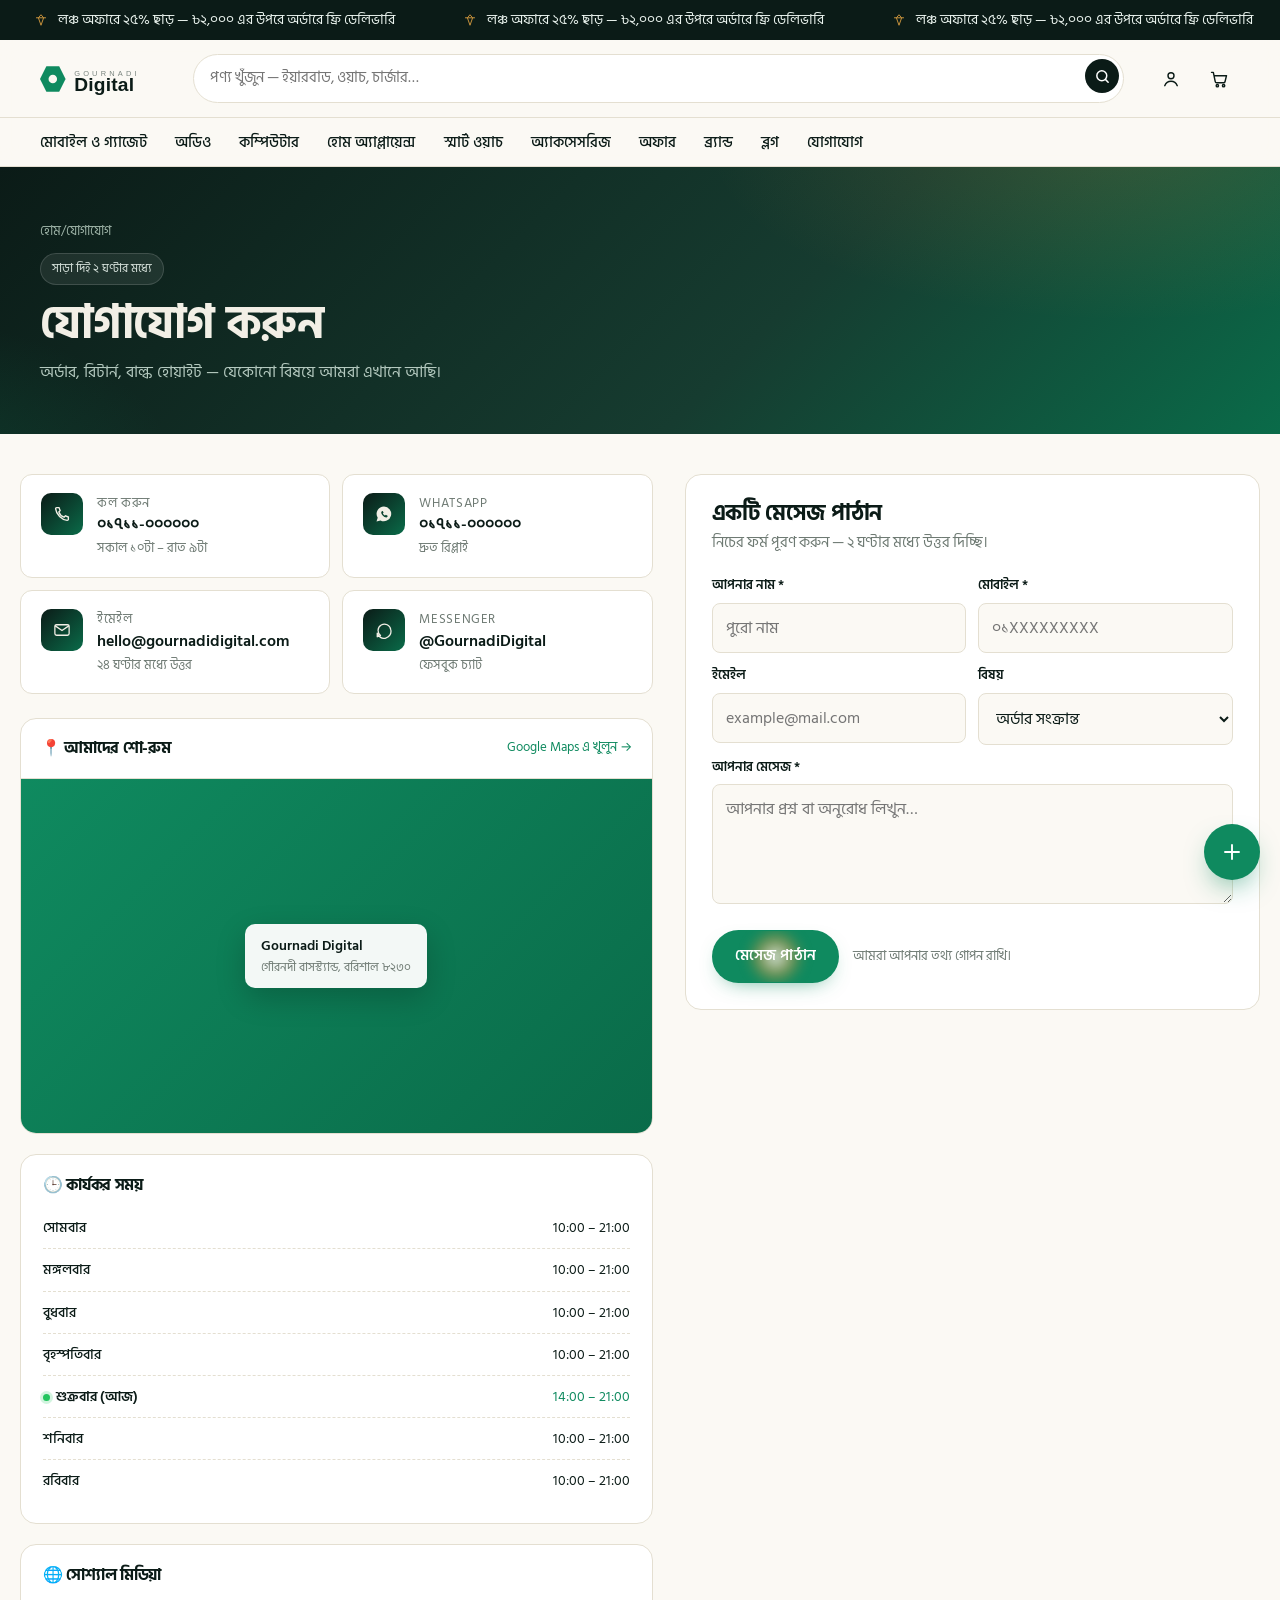
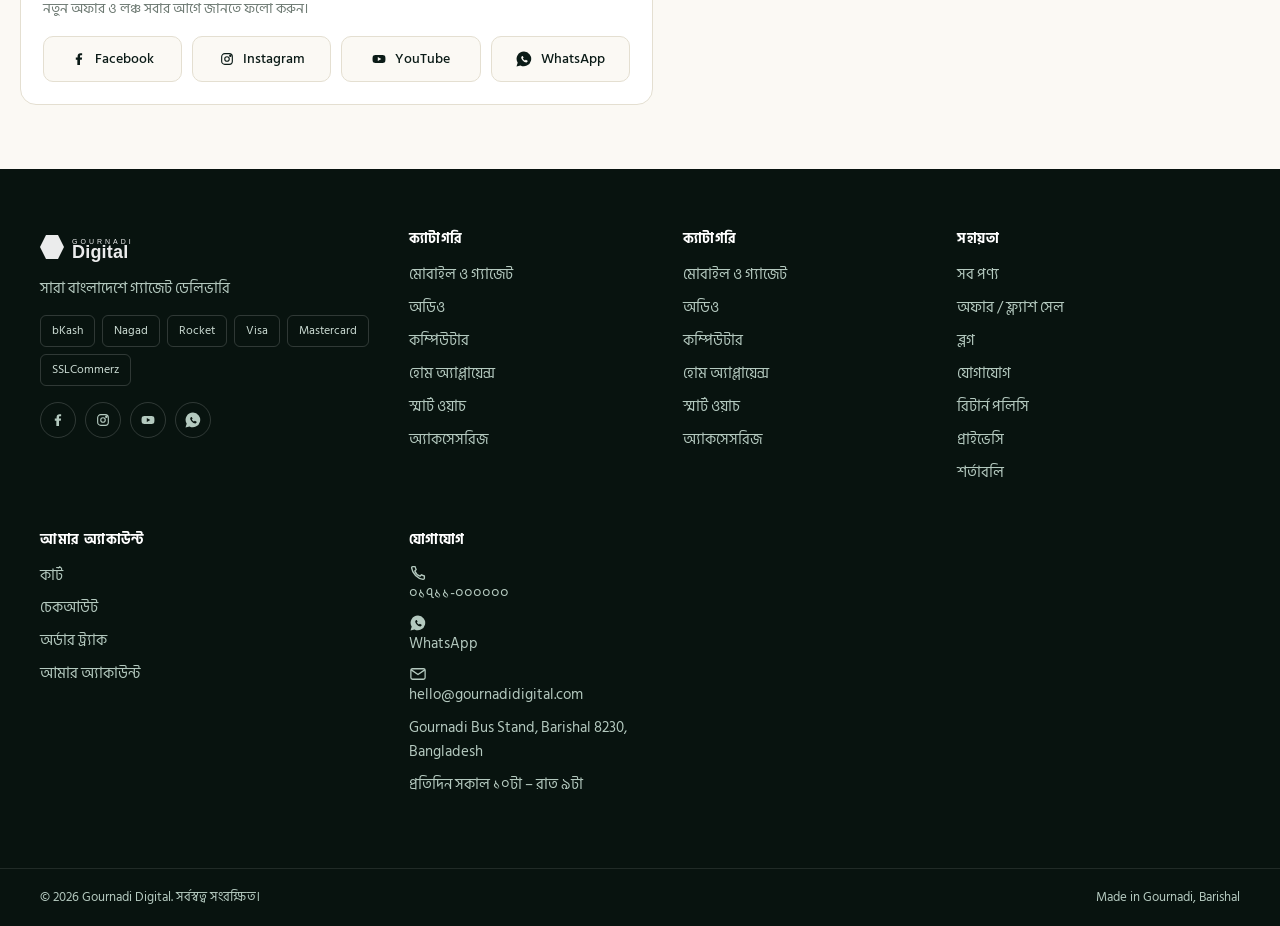
<file: pages/contact.html>
<!DOCTYPE html>
<html lang="bn">
<head>
<meta charset="utf-8">
<meta name="viewport" content="width=device-width, initial-scale=1">
<title>যোগাযোগ — Gournadi Digital</title>
<meta name="description" content="ফোন, WhatsApp, ইমেইল, ঠিকানা — যেকোনো প্রশ্নে আমাদের সাথে যোগাযোগ করুন।">
<link rel="icon" href="../assets/logo.svg">
<link rel="stylesheet" href="../css/style.css">
</head>
<body>
<div data-header></div>

<section class="page-hero">
  <div class="wrap page-hero__inner">
    <div class="crumbs"><a href="../index.html">হোম</a><span class="sep">/</span><span>যোগাযোগ</span></div>
    <span class="page-hero__chip">সাড়া দিই ২ ঘণ্টার মধ্যে</span>
    <h1>যোগাযোগ করুন</h1>
    <p>অর্ডার, রিটার্ন, বাল্ক হোয়াইট — যেকোনো বিষয়ে আমরা এখানে আছি।</p>
  </div>
</section>

<main class="wrap" style="padding:40px 20px 64px">
  <div class="contact-grid">
    <div>
      <div class="contact-cards" data-cards></div>

      <div class="map-card">
        <div class="map-card__top">
          <h3>📍 আমাদের শো-রুম</h3>
          <a href="https://maps.google.com/?q=Gournadi+Bus+Stand+Barishal" target="_blank" rel="noopener">Google Maps এ খুলুন →</a>
        </div>
        <div class="map-card__map">
          <div class="map-card__pin">
            Gournadi Digital
            <span data-addr>গৌরনদী বাসস্ট্যান্ড, বরিশাল ৮২৩০</span>
          </div>
        </div>
      </div>

      <div class="hours-card">
        <h3>🕒 কার্যকর সময়</h3>
        <div data-hours></div>
      </div>

      <div class="hours-card">
        <h3>🌐 সোশ্যাল মিডিয়া</h3>
        <p style="margin:0 0 12px;color:var(--c-muted);font-size:14px">নতুন অফার ও লঞ্চ সবার আগে জানতে ফলো করুন।</p>
        <div class="social-row" data-social></div>
      </div>
    </div>

    <aside>
      <form class="contact-form" data-form>
        <h2>একটি মেসেজ পাঠান</h2>
        <p class="sub">নিচের ফর্ম পূরণ করুন — ২ ঘণ্টার মধ্যে উত্তর দিচ্ছি।</p>

        <div class="row">
          <div>
            <label for="cf-name">আপনার নাম *</label>
            <input id="cf-name" name="name" type="text" required placeholder="পুরো নাম">
          </div>
          <div>
            <label for="cf-phone">মোবাইল *</label>
            <input id="cf-phone" name="phone" type="tel" required placeholder="০১XXXXXXXXX">
          </div>
        </div>

        <div class="row">
          <div>
            <label for="cf-email">ইমেইল</label>
            <input id="cf-email" name="email" type="email" placeholder="example@mail.com">
          </div>
          <div>
            <label for="cf-subject">বিষয়</label>
            <select id="cf-subject" name="subject">
              <option>অর্ডার সংক্রান্ত</option>
              <option>রিটার্ন / রিফান্ড</option>
              <option>বাল্ক / হোয়াইট-লেবেল</option>
              <option>পার্টনারশিপ</option>
              <option>অন্যান্য</option>
            </select>
          </div>
        </div>

        <div>
          <label for="cf-msg">আপনার মেসেজ *</label>
          <textarea id="cf-msg" name="message" required placeholder="আপনার প্রশ্ন বা অনুরোধ লিখুন…"></textarea>
        </div>

        <div class="actions">
          <button type="submit" class="btn btn--primary btn-runner"><span>মেসেজ পাঠান</span></button>
          <span class="small">আমরা আপনার তথ্য গোপন রাখি।</span>
        </div>
      </form>
    </aside>
  </div>
</main>

<div data-footer></div>

<script src="../js/config.js"></script>
<script src="../js/store.js"></script>
<script src="../js/ui.js"></script>
<script>
document.addEventListener('DOMContentLoaded', () => {
  UI.mount();

  // Contact cards
  const cards = [
    { icon:UI.ICON.phone, label:'কল করুন',  value:CONFIG.contact.phoneLabel, sub:'সকাল ১০টা – রাত ৯টা', href:'tel:'+CONFIG.contact.phone },
    { icon:UI.ICON.wa,    label:'WhatsApp',  value:CONFIG.contact.phoneLabel, sub:'দ্রুত রিপ্লাই',       href:'https://wa.me/'+CONFIG.contact.whatsapp },
    { icon:UI.ICON.mail,  label:'ইমেইল',    value:CONFIG.contact.email,      sub:'২৪ ঘণ্টার মধ্যে উত্তর', href:'mailto:'+CONFIG.contact.email },
    { icon:UI.ICON.msg,   label:'Messenger', value:'@GournadiDigital',        sub:'ফেসবুক চ্যাট',       href:CONFIG.social.messenger },
  ];
  document.querySelector('[data-cards]').innerHTML = cards.map(c => `
    <a class="contact-card" href="${c.href}" target="_blank" rel="noopener">
      <span class="contact-card__icon">${c.icon}</span>
      <div>
        <small>${c.label}</small>
        <b>${c.value}</b>
        <p>${c.sub}</p>
      </div>
    </a>
  `).join('');

  // Hours
  const days = [
    ['সোমবার','10:00 – 21:00'],
    ['মঙ্গলবার','10:00 – 21:00'],
    ['বুধবার','10:00 – 21:00'],
    ['বৃহস্পতিবার','10:00 – 21:00'],
    ['শুক্রবার','14:00 – 21:00'],
    ['শনিবার','10:00 – 21:00'],
    ['রবিবার','10:00 – 21:00'],
  ];
  const today = ['রবিবার','সোমবার','মঙ্গলবার','বুধবার','বৃহস্পতিবার','শুক্রবার','শনিবার'][new Date().getDay()];
  document.querySelector('[data-hours]').innerHTML = days.map(([d, t]) => {
    const isToday = d === today;
    return `<div class="hours-row ${isToday ? 'is-today' : ''}">
      <b>${isToday ? '<span class="dot"></span>' : ''}${d}${isToday ? ' (আজ)' : ''}</b>
      <span>${t}</span>
    </div>`;
  }).join('');

  // Social row
  const socials = [
    { label:'Facebook',  href:CONFIG.social.facebook,  icon:UI.ICON.fb },
    { label:'Instagram', href:CONFIG.social.instagram, icon:UI.ICON.ig },
    { label:'YouTube',   href:CONFIG.social.youtube,   icon:UI.ICON.yt },
    { label:'WhatsApp',  href:'https://wa.me/'+CONFIG.contact.whatsapp, icon:UI.ICON.wa },
  ];
  document.querySelector('[data-social]').innerHTML = socials.map(s =>
    `<a href="${s.href}" target="_blank" rel="noopener">${s.icon} ${s.label}</a>`
  ).join('');

  // Form
  const form = document.querySelector('[data-form]');
  form.addEventListener('submit', e => {
    e.preventDefault();
    const fd = new FormData(form);
    const data = Object.fromEntries(fd.entries());
    // build WhatsApp prefilled message (no backend needed for contact form)
    const txt = `হ্যালো Gournadi Digital,\n\nনাম: ${data.name}\nফোন: ${data.phone}\nইমেইল: ${data.email || '—'}\nবিষয়: ${data.subject}\n\n${data.message}`;
    UI.toast('মেসেজ পাঠানো হচ্ছে…');
    setTimeout(() => {
      window.open('https://wa.me/'+CONFIG.contact.whatsapp+'?text='+encodeURIComponent(txt), '_blank');
      form.reset();
    }, 400);
  });
});
</script>
</body>
</html>
</file>
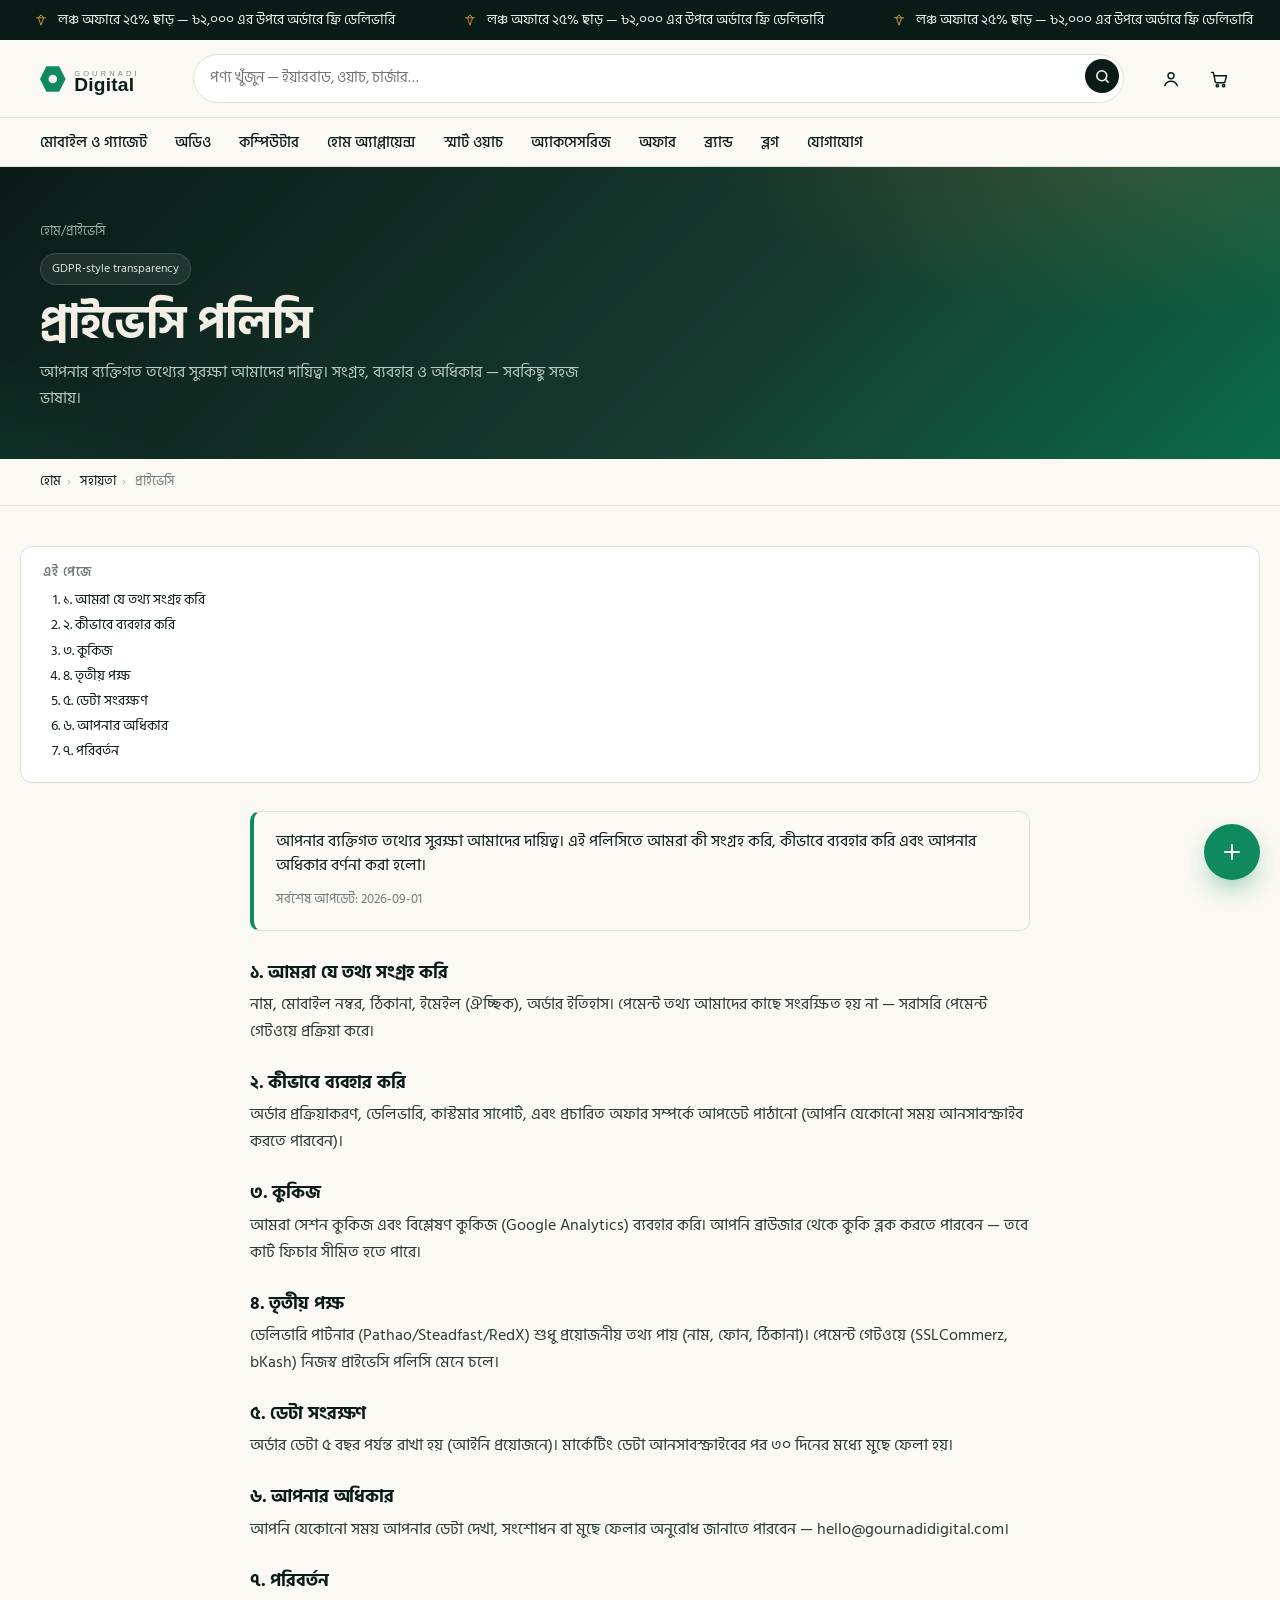
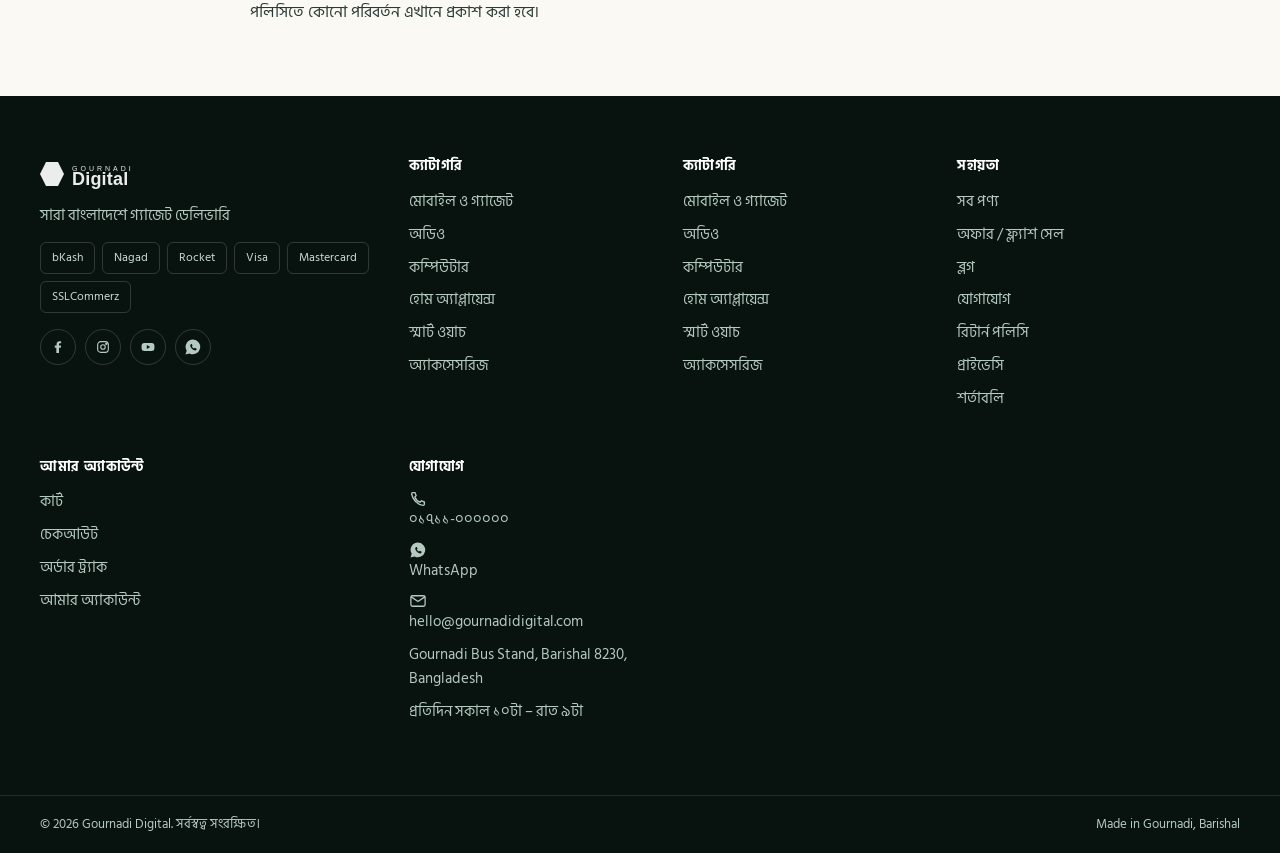
<file: pages/privacy.html>
<!DOCTYPE html>
<html lang="bn">
<head>
<meta charset="utf-8">
<meta name="viewport" content="width=device-width, initial-scale=1">
<title>প্রাইভেসি পলিসি — Gournadi Digital</title>
<meta name="description" content="আপনার ডেটা কীভাবে সংগ্রহ, ব্যবহার ও সুরক্ষিত রাখা হয় — সম্পূর্ণ প্রাইভেসি পলিসি।">
<link rel="icon" href="../assets/logo.svg">
<link rel="stylesheet" href="../css/style.css">
</head>
<body>
<div data-header></div>

<section class="page-hero">
  <div class="wrap page-hero__inner">
    <div class="crumbs"><a href="../index.html">হোম</a><span class="sep">/</span><span>প্রাইভেসি</span></div>
    <span class="page-hero__chip">GDPR-style transparency</span>
    <h1 data-privacy-title>প্রাইভেসি পলিসি</h1>
    <p>আপনার ব্যক্তিগত তথ্যের সুরক্ষা আমাদের দায়িত্ব। সংগ্রহ, ব্যবহার ও অধিকার — সবকিছু সহজ ভাষায়।</p>
  </div>
</section>

<div class="crumbs-bar">
  <div class="wrap">
    <a href="../index.html">হোম</a><span class="sep">›</span>
    <a href="#">সহায়তা</a><span class="sep">›</span>
    <span>প্রাইভেসি</span>
  </div>
</div>

<main class="wrap" style="padding:40px 20px 64px">
  <nav class="legal__toc" data-toc>
    <h4>এই পেজে</h4>
    <ol></ol>
  </nav>
  <div data-privacy-body></div>
</main>

<div data-footer></div>

<script src="../js/config.js"></script>
<script src="../js/store.js"></script>
<script src="../js/ui.js"></script>
<script>
document.addEventListener('DOMContentLoaded', () => {
  UI.mount();
  const L = CONFIG.legal.privacy;
  document.querySelector('[data-privacy-title]').textContent = L.title;
  const body = document.querySelector('[data-privacy-body]');
  body.innerHTML = UI.legal('privacy');

  const ol = document.querySelector('[data-toc] ol');
  if (ol) {
    L.sections.forEach(s => {
      const li = document.createElement('li');
      li.innerHTML = `<a href="#${UI.slugify(s.h)}">${s.h}</a>`;
      ol.append(li);
    });
  }
});
</script>
</body>
</html>
</file>
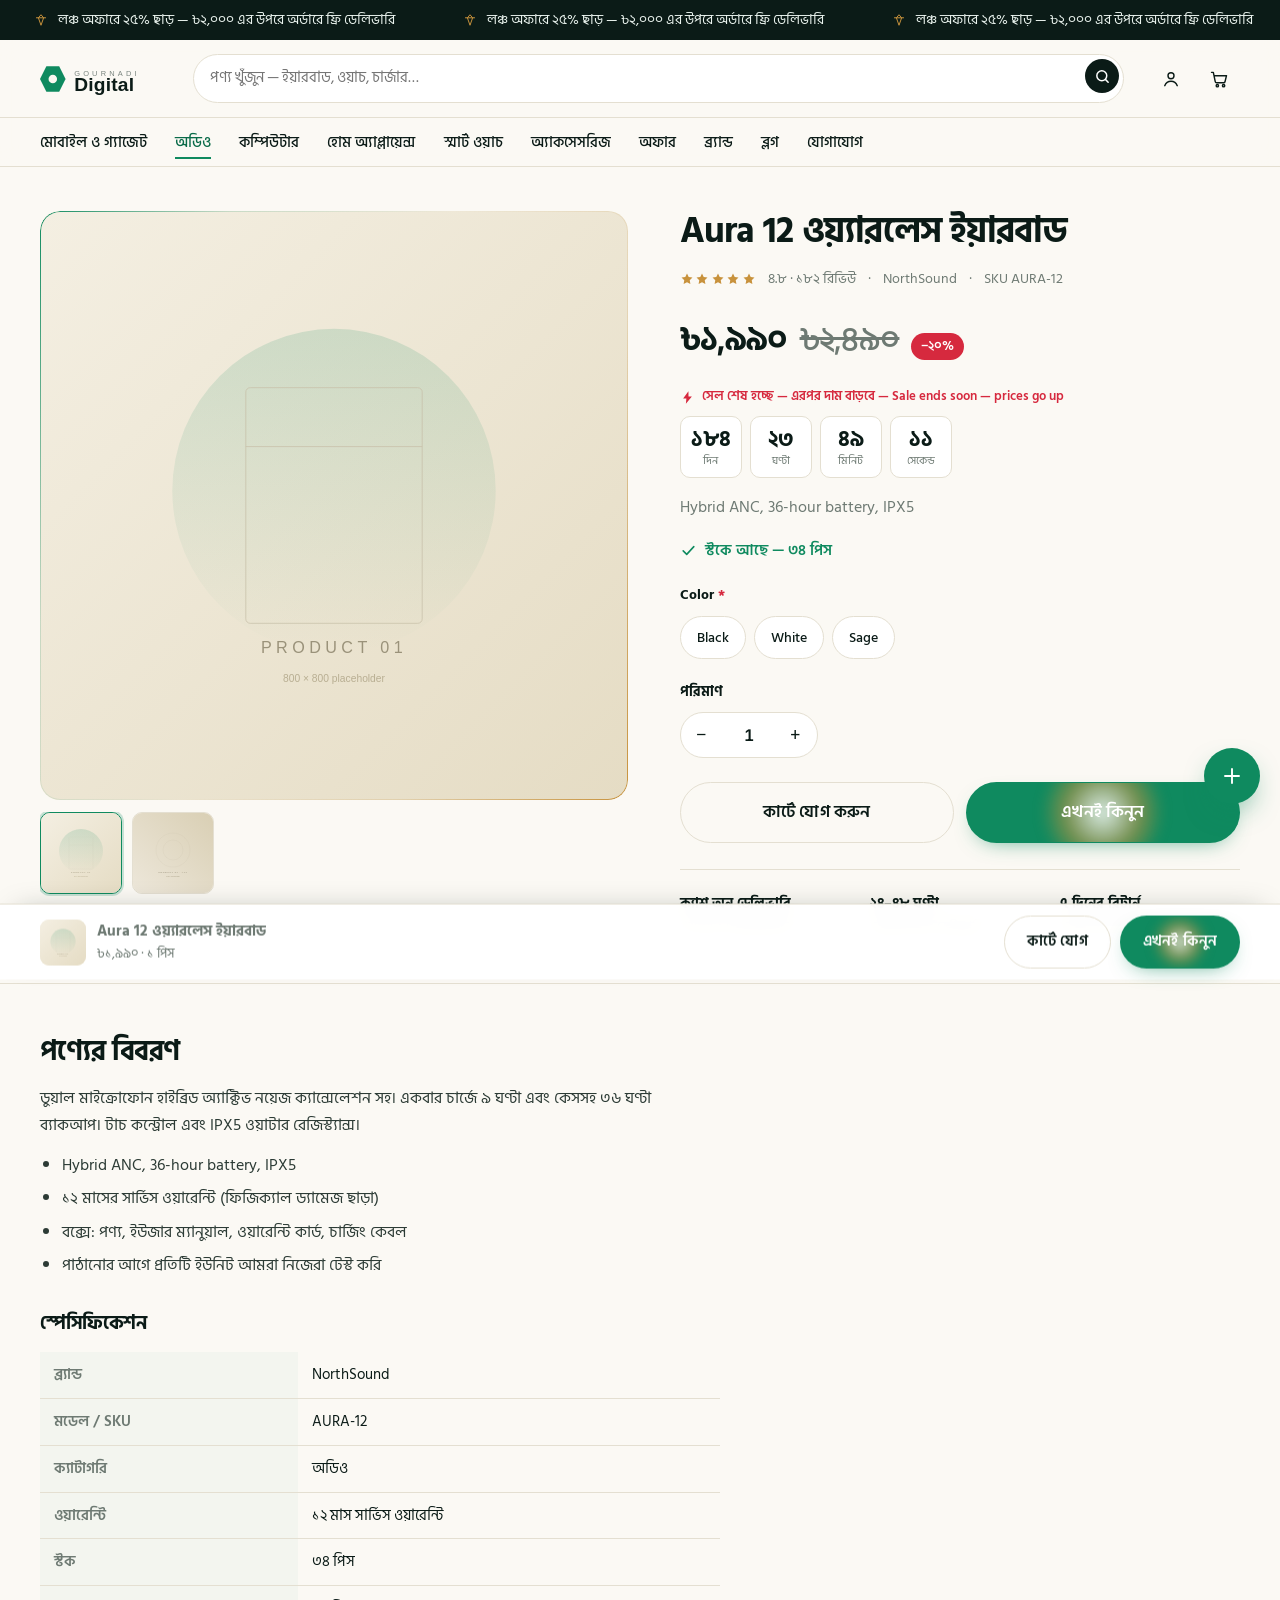
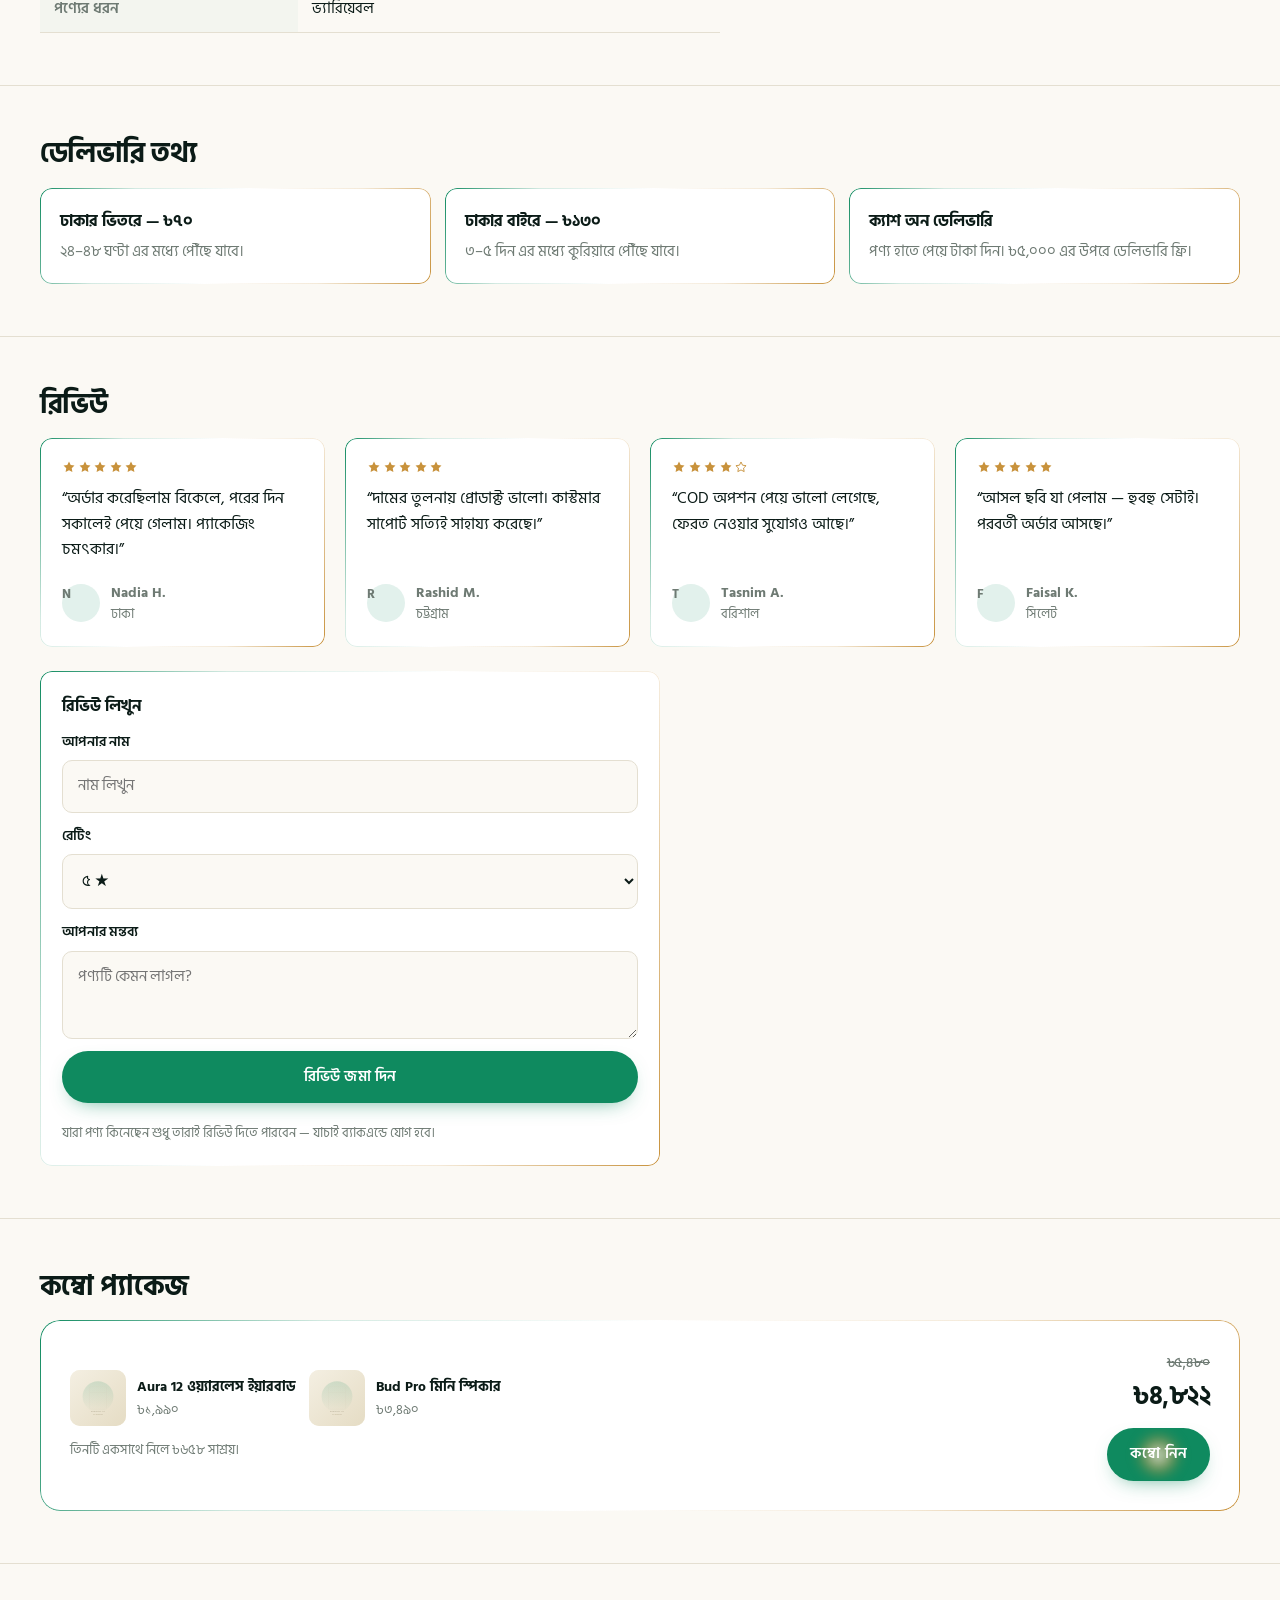
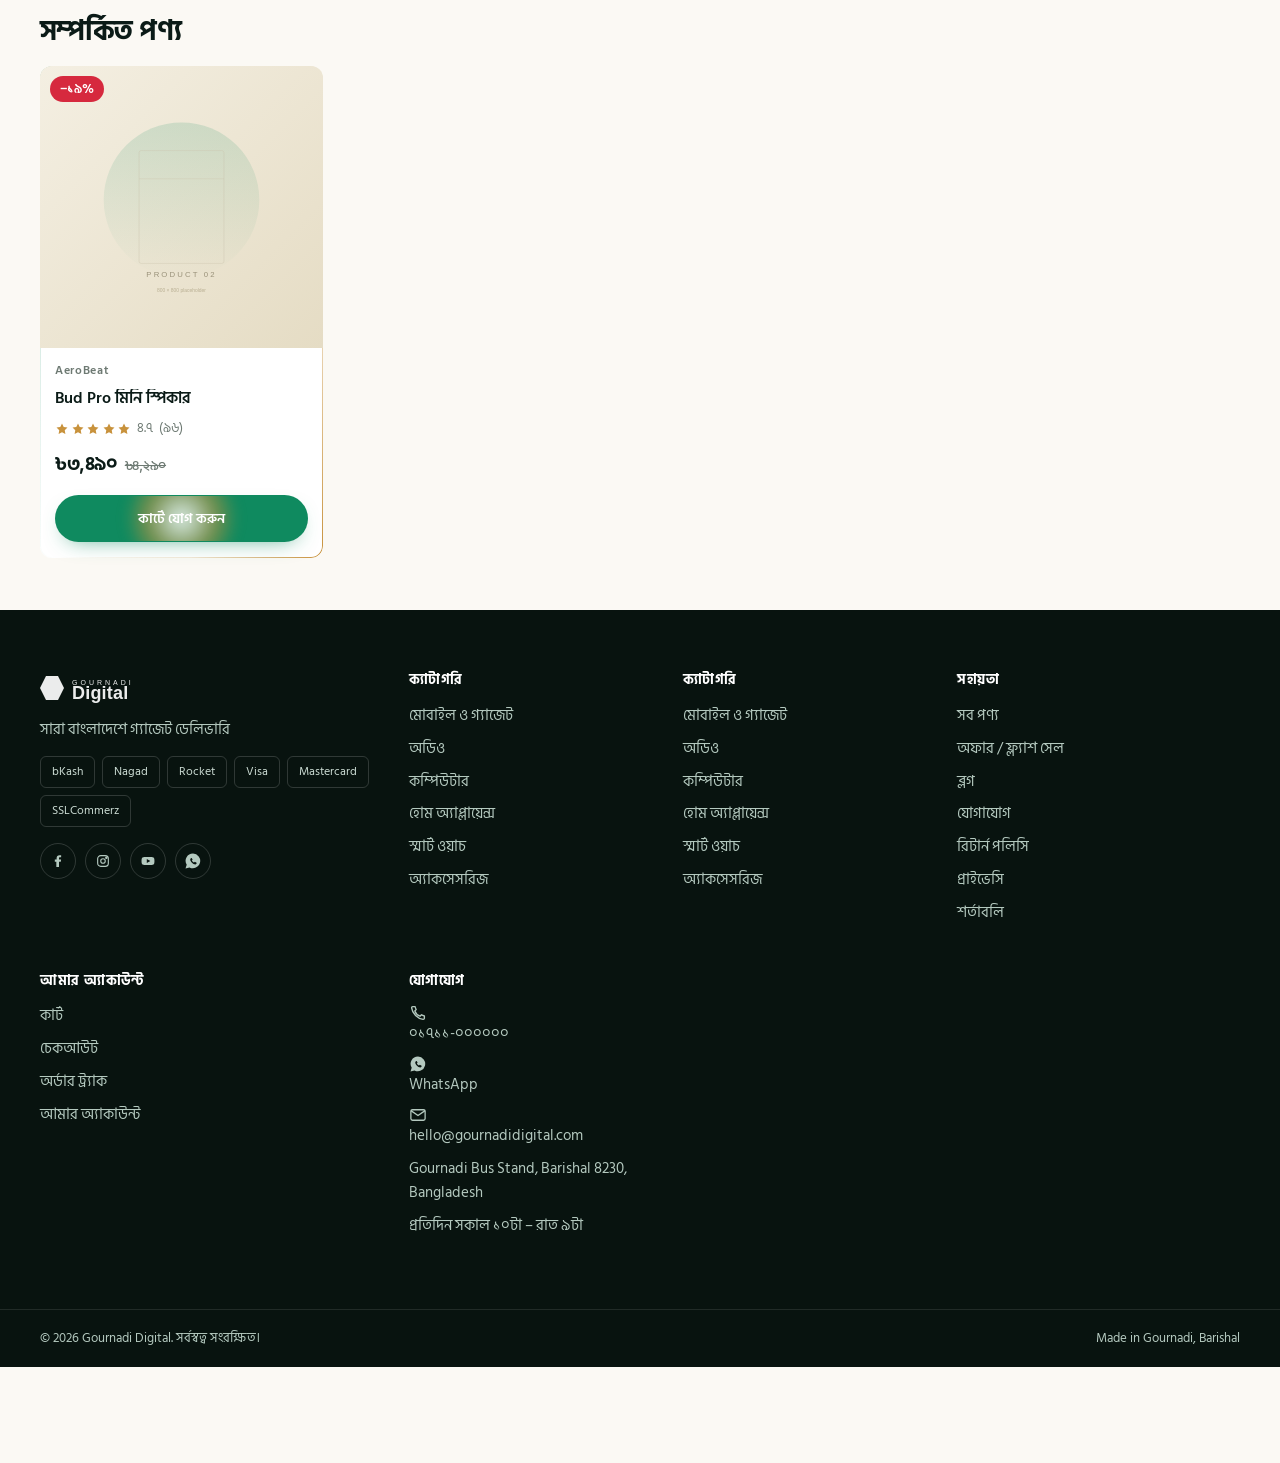
<file: pages/product.html>
<!DOCTYPE html>
<html lang="bn">
<head>
<meta charset="utf-8">
<meta name="viewport" content="width=device-width, initial-scale=1">
<title data-t>পণ্যের বিবরণ — Gournadi Digital</title>
<meta name="description" content="পণ্যের বিস্তারিত, দাম, স্টক, ডেলিভারি তথ্য ও রিভিউ।">
<link rel="icon" href="../assets/logo.svg">
<link rel="stylesheet" href="../css/style.css">
</head>
<body>
<div data-header></div>

<!-- 1. TOP: gallery + action ---------------------------------------------- -->
<div class="wrap">
  <div class="pdp">
    <div>
      <div class="gallery__main gborder" data-gal-main></div>
      <div class="gallery__thumbs" data-gal-thumbs role="tablist" aria-label="ছবি"></div>
    </div>
    <div data-buy></div>
  </div>
</div>

<!-- 2. PRODUCT DETAILS ---------------------------------------------------- -->
<section class="pdp-sec">
  <div class="wrap">
    <h2>পণ্যের বিবরণ</h2>
    <div class="prose" data-details></div>
    <h2 style="margin-top:34px;font-size:19px">স্পেসিফিকেশন</h2>
    <table class="spec" data-spec></table>
  </div>
</section>

<!-- 3. SIZE CHART (auto-hidden when product.sizeChart is falsy) ----------- -->
<section class="pdp-sec" data-sizechart-sec hidden>
  <div class="wrap">
    <h2>সাইজ চার্ট</h2>
    <table class="spec" data-sizechart></table>
    <p class="coupon-hint" style="margin-top:12px">মাপ ইঞ্চিতে দেওয়া। ±০.৫ ইঞ্চি পার্থক্য হতে পারে।</p>
  </div>
</section>

<!-- 4. DELIVERY DETAILS --------------------------------------------------- -->
<section class="pdp-sec">
  <div class="wrap">
    <h2>ডেলিভারি তথ্য</h2>
    <div class="dlv" data-delivery></div>
  </div>
</section>

<!-- 5. REVIEWS ------------------------------------------------------------ -->
<section class="pdp-sec">
  <div class="wrap">
    <h2>রিভিউ</h2>
    <div class="rgrid" data-reviews></div>
    <form class="rvform gborder" data-review-form>
      <b>রিভিউ লিখুন</b>
      <div class="field"><label for="rv-name">আপনার নাম</label><input id="rv-name" required placeholder="নাম লিখুন"></div>
      <div class="field">
        <label for="rv-rate">রেটিং</label>
        <select id="rv-rate" class="select"><option value="5">৫ ★</option><option value="4">৪ ★</option><option value="3">৩ ★</option><option value="2">২ ★</option><option value="1">১ ★</option></select>
      </div>
      <div class="field"><label for="rv-text">আপনার মন্তব্য</label><textarea id="rv-text" required placeholder="পণ্যটি কেমন লাগল?"></textarea></div>
      <button class="btn btn--primary" type="submit">রিভিউ জমা দিন</button>
      <p class="coupon-hint">যারা পণ্য কিনেছেন শুধু তারাই রিভিউ দিতে পারবেন — যাচাই ব্যাকএন্ডে যোগ হবে।</p>
    </form>
  </div>
</section>

<!-- 6. COMBO PACKAGE ------------------------------------------------------ -->
<section class="pdp-sec">
  <div class="wrap">
    <h2>কম্বো প্যাকেজ</h2>
    <div class="combo gborder" data-combo></div>
  </div>
</section>

<!-- 7. RELATED PRODUCTS --------------------------------------------------- -->
<section class="pdp-sec">
  <div class="wrap">
    <h2>সম্পর্কিত পণ্য</h2>
    <div class="pgrid" data-related></div>
  </div>
</section>

<!-- 8. STICKY BAR --------------------------------------------------------- -->
<div class="stickybar" data-sticky data-show="false">
  <div class="wrap stickybar__in" data-sticky-in></div>
</div>

<div data-footer></div>

<script src="../js/config.js"></script>
<script src="../js/store.js"></script>
<script src="../js/ui.js"></script>
<script src="../js/popup.js"></script>
<script src="../js/product.js"></script>
</body>
</html>
</file>
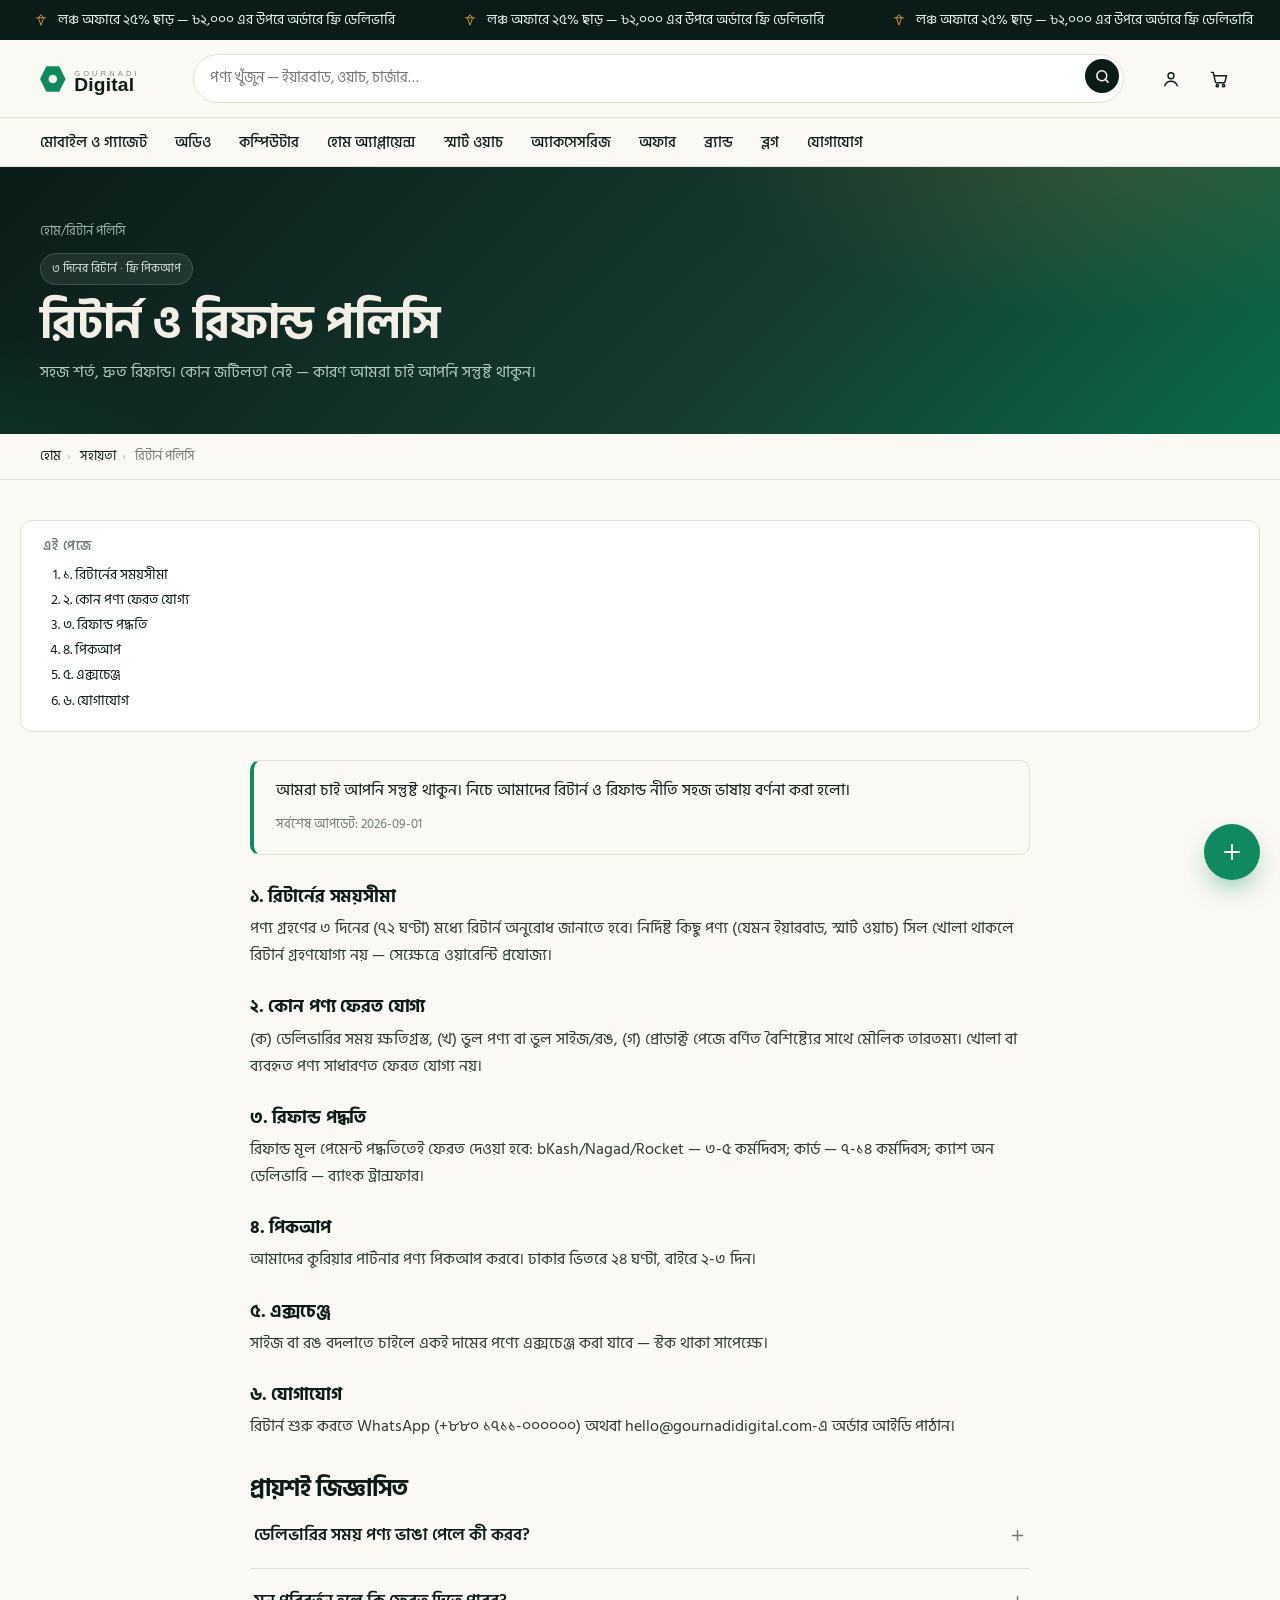
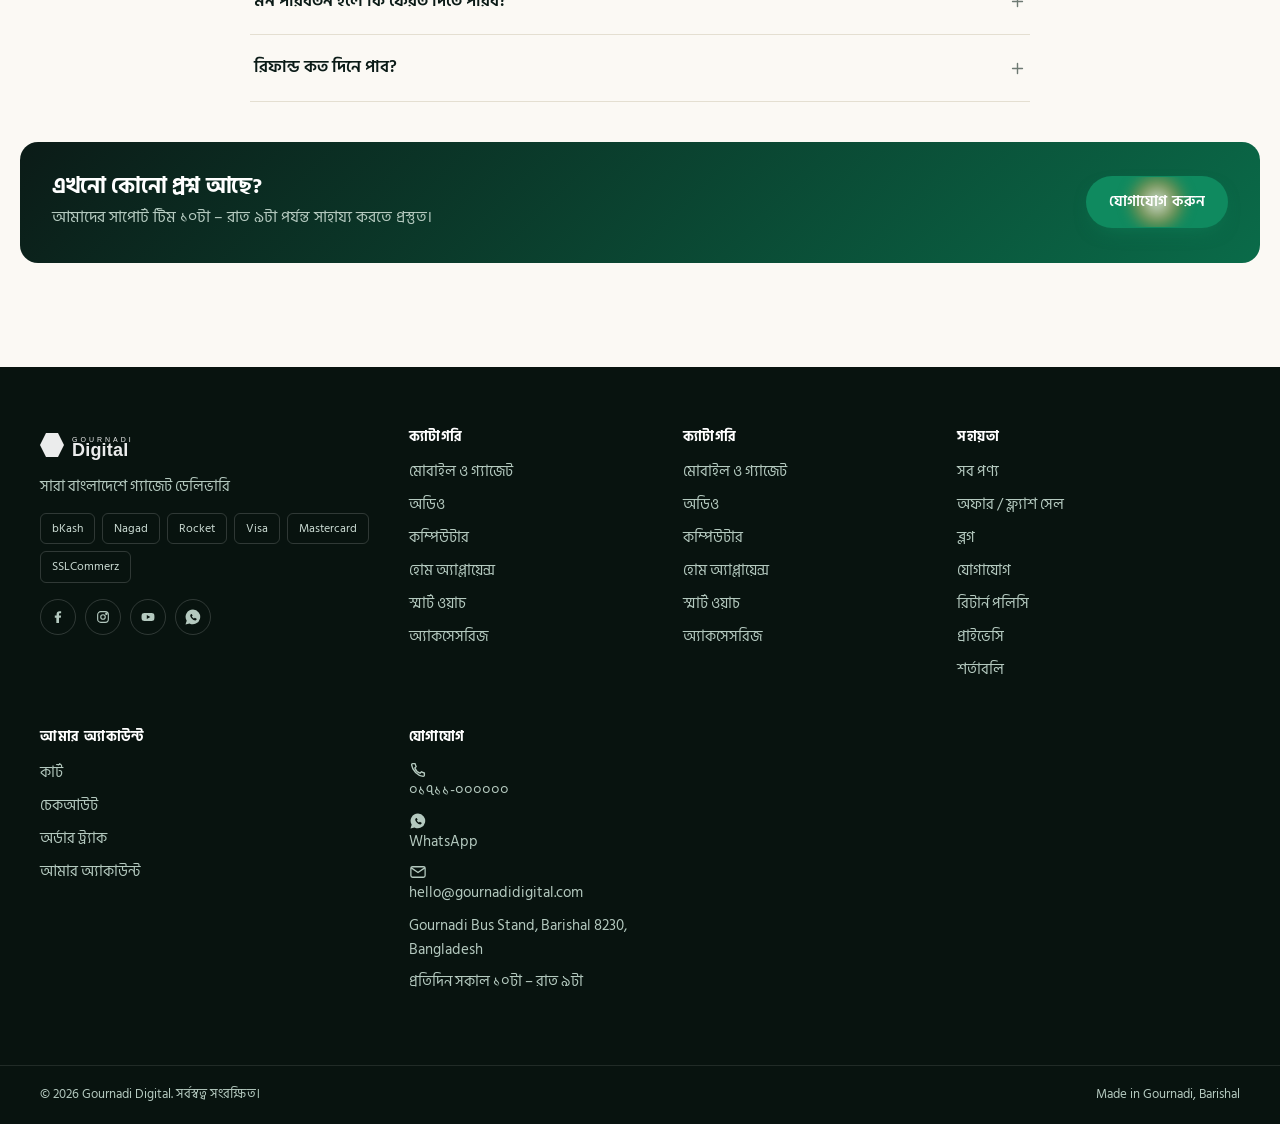
<file: pages/returns.html>
<!DOCTYPE html>
<html lang="bn">
<head>
<meta charset="utf-8">
<meta name="viewport" content="width=device-width, initial-scale=1">
<title>রিটার্ন ও রিফান্ড — Gournadi Digital</title>
<meta name="description" content="Gournadi Digital এর রিটার্ন ও রিফান্ড পলিসি — ৩ দিনের রিটার্ন, সহজ এক্সচেঞ্জ।">
<link rel="icon" href="../assets/logo.svg">
<link rel="stylesheet" href="../css/style.css">
</head>
<body>
<div data-header></div>

<section class="page-hero">
  <div class="wrap page-hero__inner">
    <div class="crumbs"><a href="../index.html">হোম</a><span class="sep">/</span><span>রিটার্ন পলিসি</span></div>
    <span class="page-hero__chip">৩ দিনের রিটার্ন · ফ্রি পিকআপ</span>
    <h1 data-returns-title>রিটার্ন ও রিফান্ড পলিসি</h1>
    <p>সহজ শর্ত, দ্রুত রিফান্ড। কোন জটিলতা নেই — কারণ আমরা চাই আপনি সন্তুষ্ট থাকুন।</p>
  </div>
</section>

<div class="crumbs-bar">
  <div class="wrap">
    <a href="../index.html">হোম</a><span class="sep">›</span>
    <a href="#">সহায়তা</a><span class="sep">›</span>
    <span>রিটার্ন পলিসি</span>
  </div>
</div>

<main class="wrap" style="padding:40px 20px 64px">
  <nav class="legal__toc" data-toc>
    <h4>এই পেজে</h4>
    <ol></ol>
  </nav>
  <div data-returns-body></div>

  <div class="post-cta">
    <div>
      <h3>এখনো কোনো প্রশ্ন আছে?</h3>
      <p>আমাদের সাপোর্ট টিম ১০টা – রাত ৯টা পর্যন্ত সাহায্য করতে প্রস্তুত।</p>
    </div>
    <a class="btn btn--primary btn-runner" href="contact.html" style="white-space:nowrap"><span>যোগাযোগ করুন</span></a>
  </div>
</main>

<div data-footer></div>

<script src="../js/config.js"></script>
<script src="../js/store.js"></script>
<script src="../js/ui.js"></script>
<script>
document.addEventListener('DOMContentLoaded', () => {
  UI.mount();
  const L = CONFIG.legal.returns;
  document.querySelector('[data-returns-title]').textContent = L.title;
  const body = document.querySelector('[data-returns-body]');
  body.innerHTML = UI.legal('returns');

  // build TOC from sections
  const ol = document.querySelector('[data-toc] ol');
  if (ol) {
    L.sections.forEach(s => {
      const li = document.createElement('li');
      li.innerHTML = `<a href="#${UI.slugify(s.h)}">${s.h}</a>`;
      ol.append(li);
    });
  }
  UI.bindAccordion(body);
});
</script>
</body>
</html>
</file>
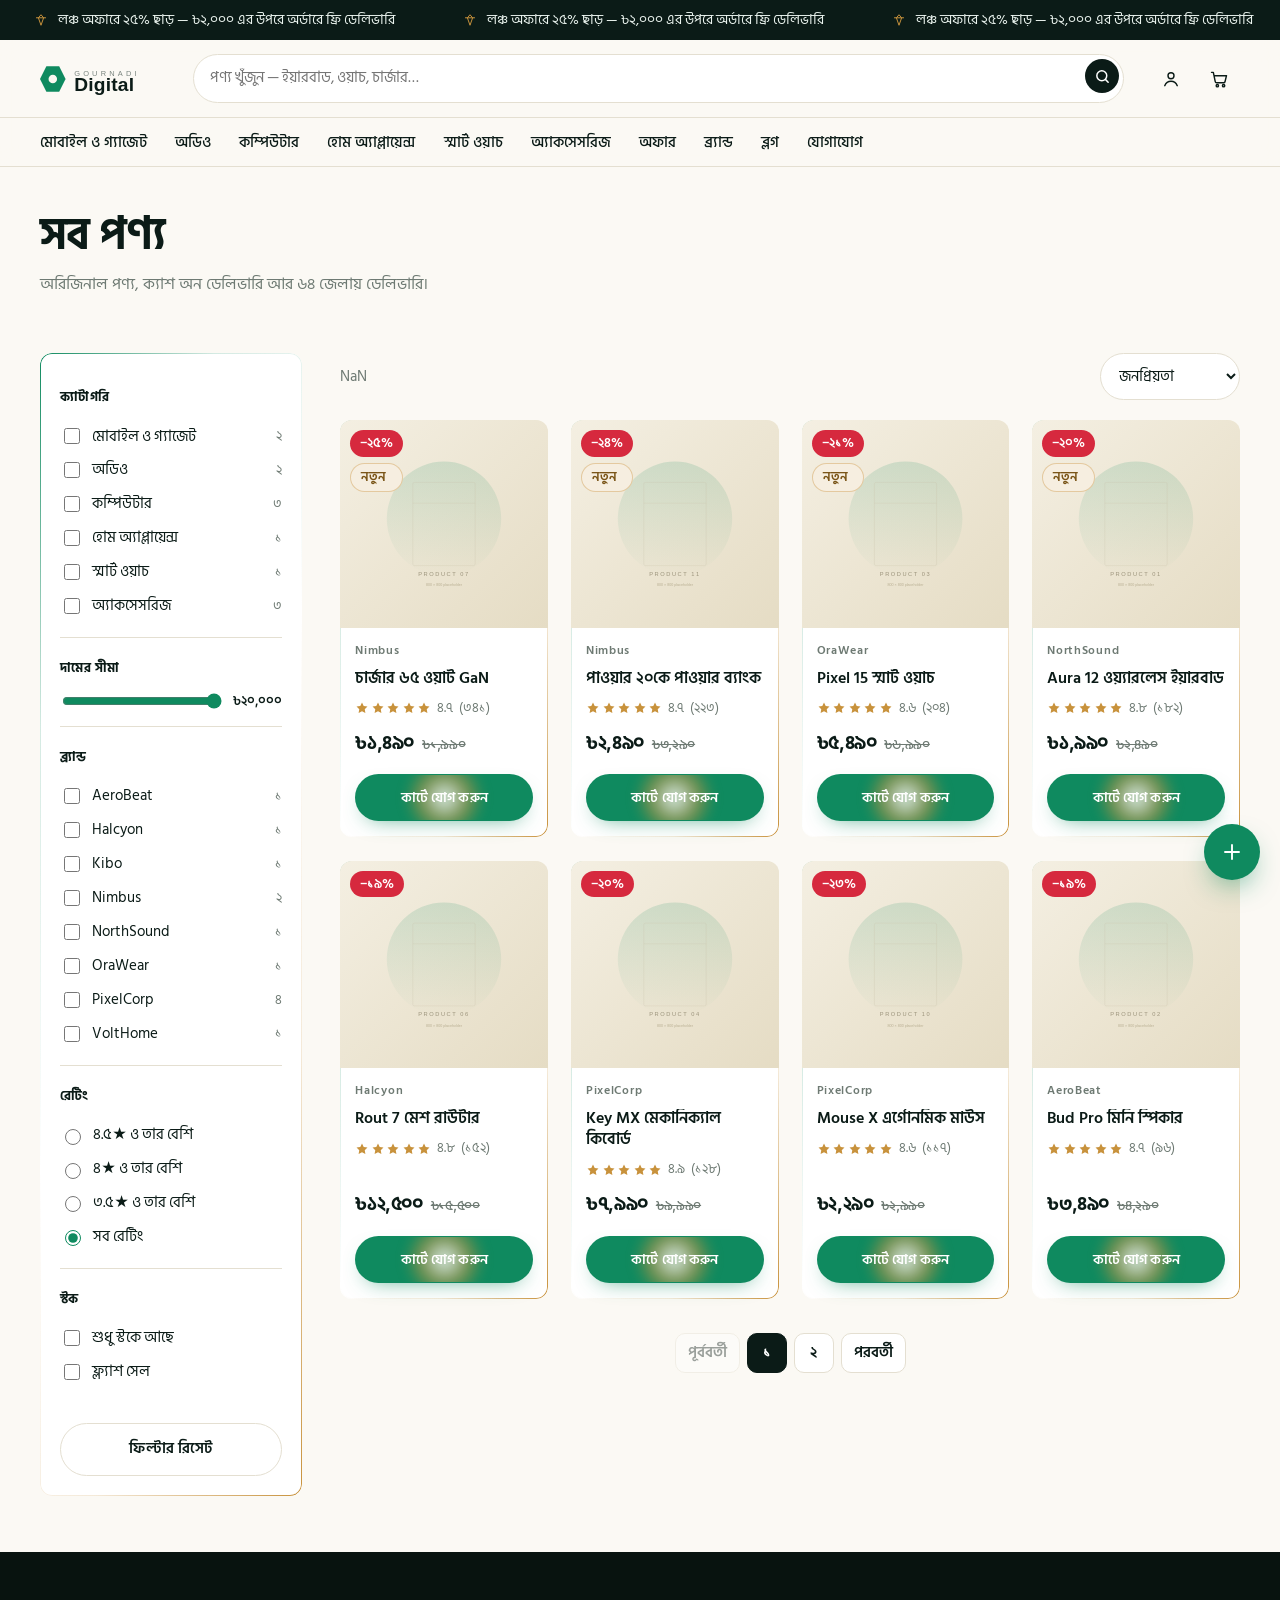
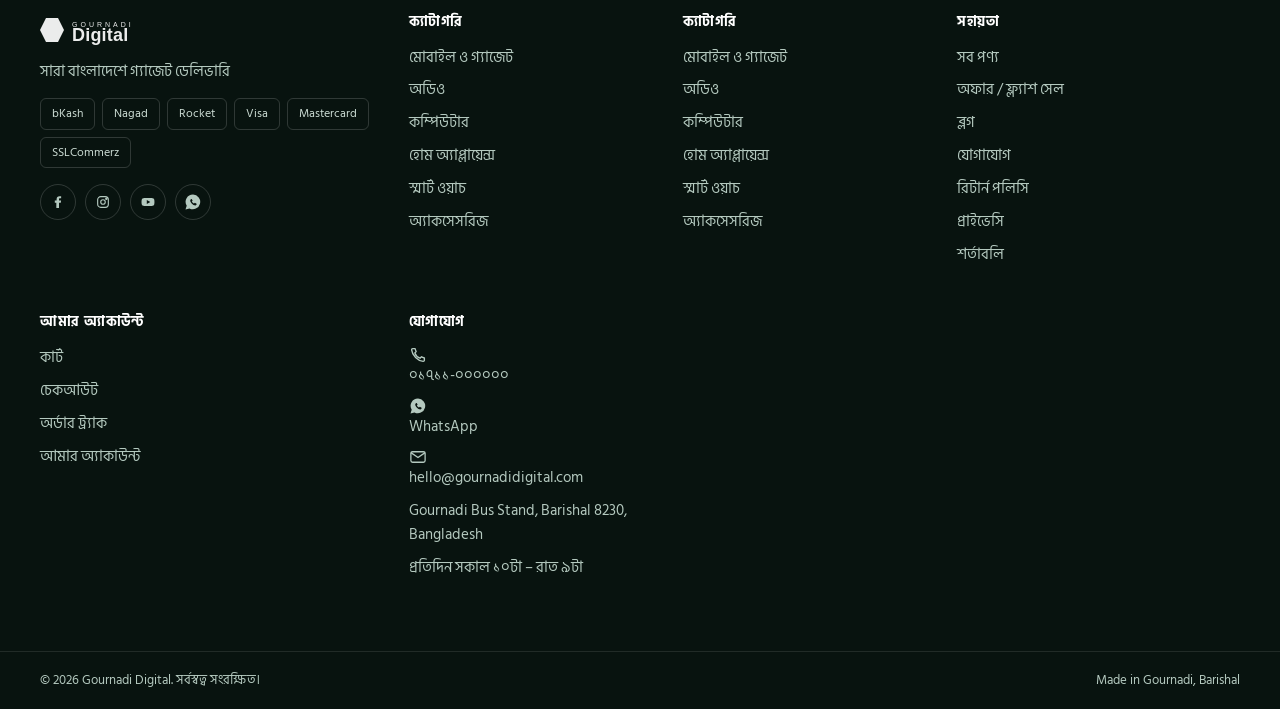
<file: pages/shop.html>
<!DOCTYPE html>
<html lang="bn">
<head>
<meta charset="utf-8">
<meta name="viewport" content="width=device-width, initial-scale=1">
<title>সব পণ্য — Gournadi Digital</title>
<meta name="description" content="ক্যাটাগরি, দাম, ব্র্যান্ড আর রেটিং দিয়ে ফিল্টার করে পণ্য খুঁজুন।">
<link rel="icon" href="../assets/logo.svg">
<link rel="stylesheet" href="../css/style.css">
</head>
<body>
<div data-header></div>

<div class="wrap page-head">
  <h1 data-title>সব পণ্য</h1>
  <p data-desc>অরিজিনাল পণ্য, ক্যাশ অন ডেলিভারি আর ৬৪ জেলায় ডেলিভারি।</p>
</div>

<div class="wrap section section--tight">
  <div class="shop">

    <!-- FILTERS -->
    <aside class="filters gborder" aria-label="ফিল্টার">
      <div class="fgroup">
        <b>ক্যাটাগরি</b>
        <div data-f-cats></div>
      </div>
      <div class="fgroup">
        <b>দামের সীমা</b>
        <div class="frange">
          <input type="range" id="fprice" min="0" max="20000" step="500" value="20000" data-f-price>
          <output for="fprice" data-f-price-out>৳২০,০০০</output>
        </div>
      </div>
      <div class="fgroup">
        <b>ব্র্যান্ড</b>
        <div data-f-brands></div>
      </div>
      <div class="fgroup">
        <b>রেটিং</b>
        <div data-f-rating></div>
      </div>
      <div class="fgroup">
        <b>স্টক</b>
        <label class="fopt"><input type="checkbox" data-f-instock> <span>শুধু স্টকে আছে</span></label>
        <label class="fopt"><input type="checkbox" data-f-flash> <span>ফ্ল্যাশ সেল</span></label>
      </div>
      <button class="btn btn--ghost btn--block" data-f-reset style="margin-top:14px">ফিল্টার রিসেট</button>
    </aside>

    <!-- RESULTS -->
    <div>
      <div class="toolbar">
        <span class="toolbar__count" data-count></span>
        <label>
          <span class="sr">সাজান</span>
          <select class="select" data-sort>
            <option value="popular">জনপ্রিয়তা</option>
            <option value="newest">নতুন আগে</option>
            <option value="price-asc">দাম কম → বেশি</option>
            <option value="price-desc">দাম বেশি → কম</option>
            <option value="rating">রেটিং</option>
          </select>
        </label>
      </div>
      <div class="pgrid" data-results></div>
      <div class="pager" data-pager></div>
    </div>

  </div>
</div>

<div data-footer></div>

<script src="../js/config.js"></script>
<script src="../js/store.js"></script>
<script src="../js/ui.js"></script>
<script src="../js/popup.js"></script>
<script src="../js/shop.js"></script>
</body>
</html>
</file>
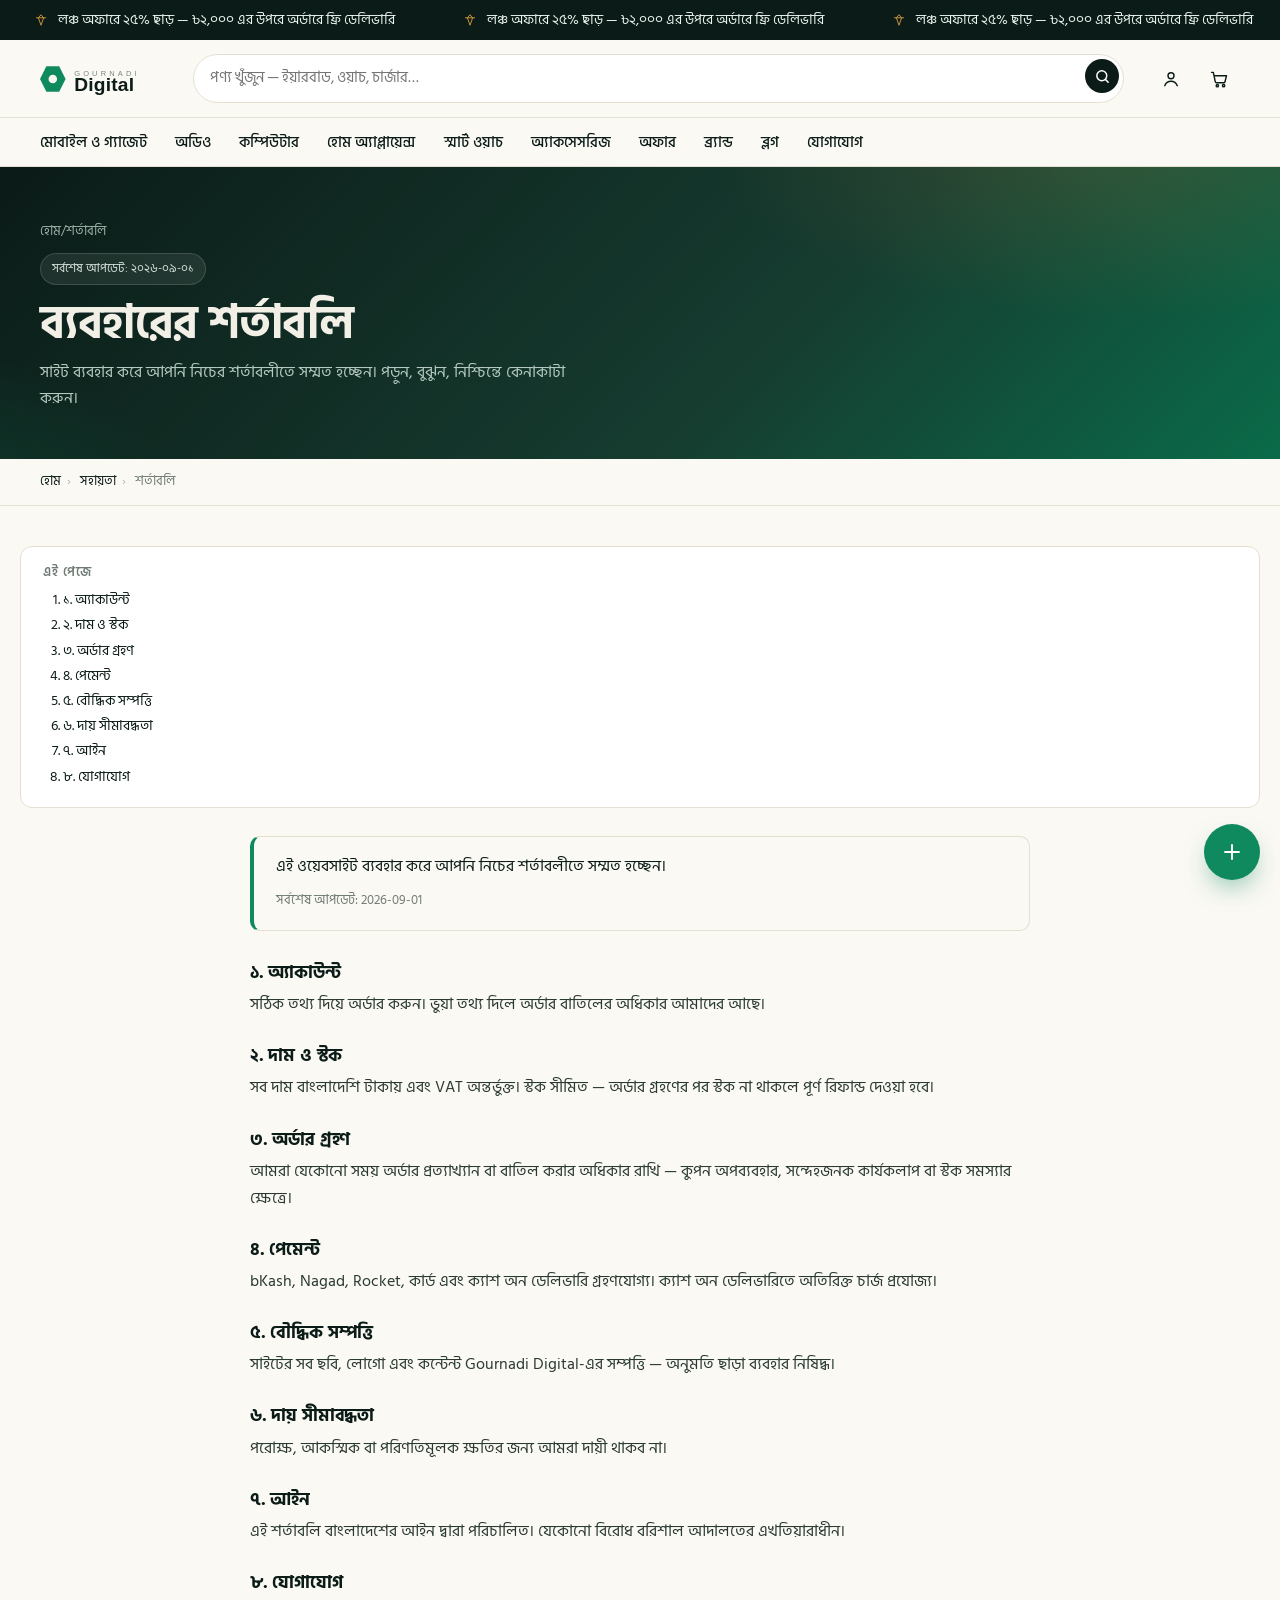
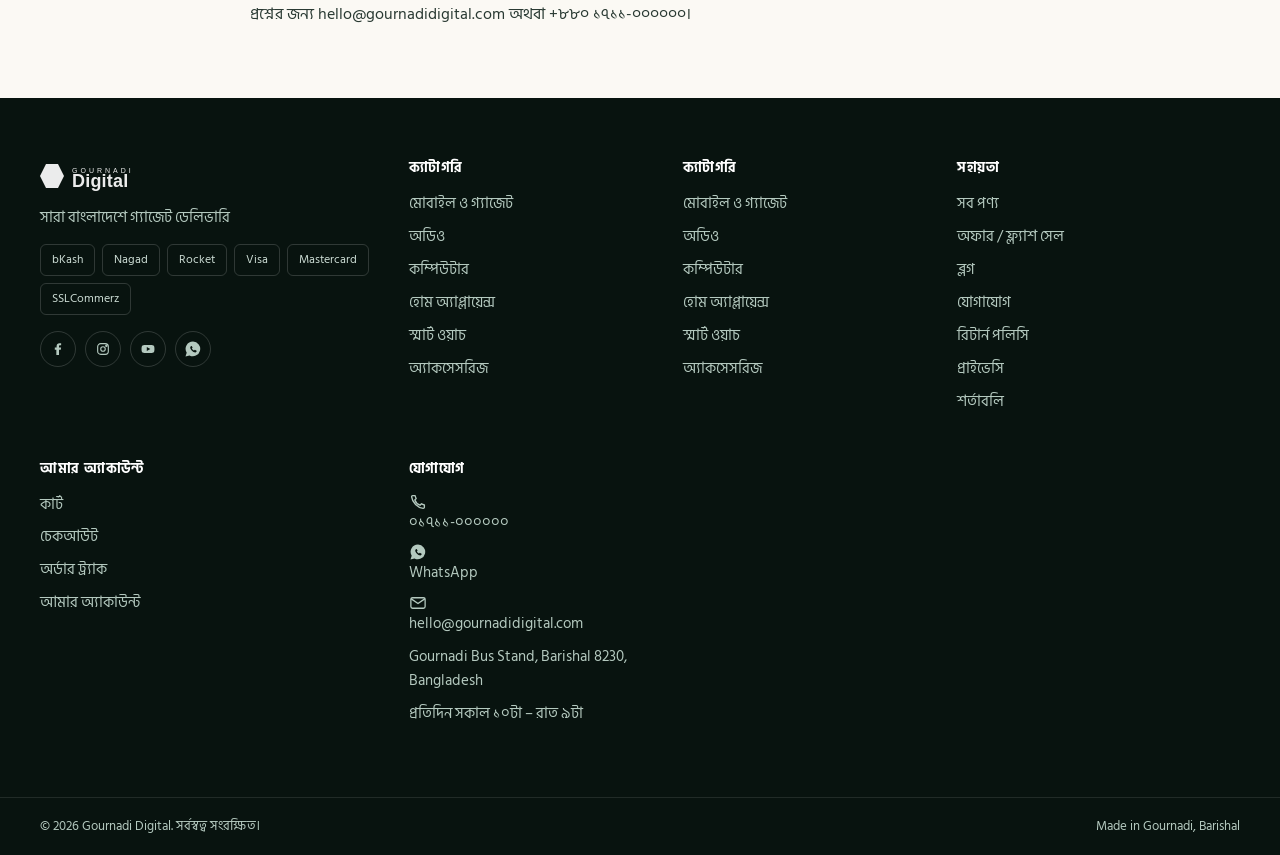
<file: pages/terms.html>
<!DOCTYPE html>
<html lang="bn">
<head>
<meta charset="utf-8">
<meta name="viewport" content="width=device-width, initial-scale=1">
<title>ব্যবহারের শর্তাবলি — Gournadi Digital</title>
<meta name="description" content="Gournadi Digital ওয়েবসাইট ও সেবা ব্যবহারের শর্তাবলি।">
<link rel="icon" href="../assets/logo.svg">
<link rel="stylesheet" href="../css/style.css">
</head>
<body>
<div data-header></div>

<section class="page-hero">
  <div class="wrap page-hero__inner">
    <div class="crumbs"><a href="../index.html">হোম</a><span class="sep">/</span><span>শর্তাবলি</span></div>
    <span class="page-hero__chip">সর্বশেষ আপডেট: ২০২৬-০৯-০১</span>
    <h1 data-terms-title>ব্যবহারের শর্তাবলি</h1>
    <p>সাইট ব্যবহার করে আপনি নিচের শর্তাবলীতে সম্মত হচ্ছেন। পড়ুন, বুঝুন, নিশ্চিন্তে কেনাকাটা করুন।</p>
  </div>
</section>

<div class="crumbs-bar">
  <div class="wrap">
    <a href="../index.html">হোম</a><span class="sep">›</span>
    <a href="#">সহায়তা</a><span class="sep">›</span>
    <span>শর্তাবলি</span>
  </div>
</div>

<main class="wrap" style="padding:40px 20px 64px">
  <nav class="legal__toc" data-toc>
    <h4>এই পেজে</h4>
    <ol></ol>
  </nav>
  <div data-terms-body></div>
</main>

<div data-footer></div>

<script src="../js/config.js"></script>
<script src="../js/store.js"></script>
<script src="../js/ui.js"></script>
<script>
document.addEventListener('DOMContentLoaded', () => {
  UI.mount();
  const L = CONFIG.legal.terms;
  document.querySelector('[data-terms-title]').textContent = L.title;
  const body = document.querySelector('[data-terms-body]');
  body.innerHTML = UI.legal('terms');

  const ol = document.querySelector('[data-toc] ol');
  if (ol) {
    L.sections.forEach(s => {
      const li = document.createElement('li');
      li.innerHTML = `<a href="#${UI.slugify(s.h)}">${s.h}</a>`;
      ol.append(li);
    });
  }
});
</script>
</body>
</html>
</file>
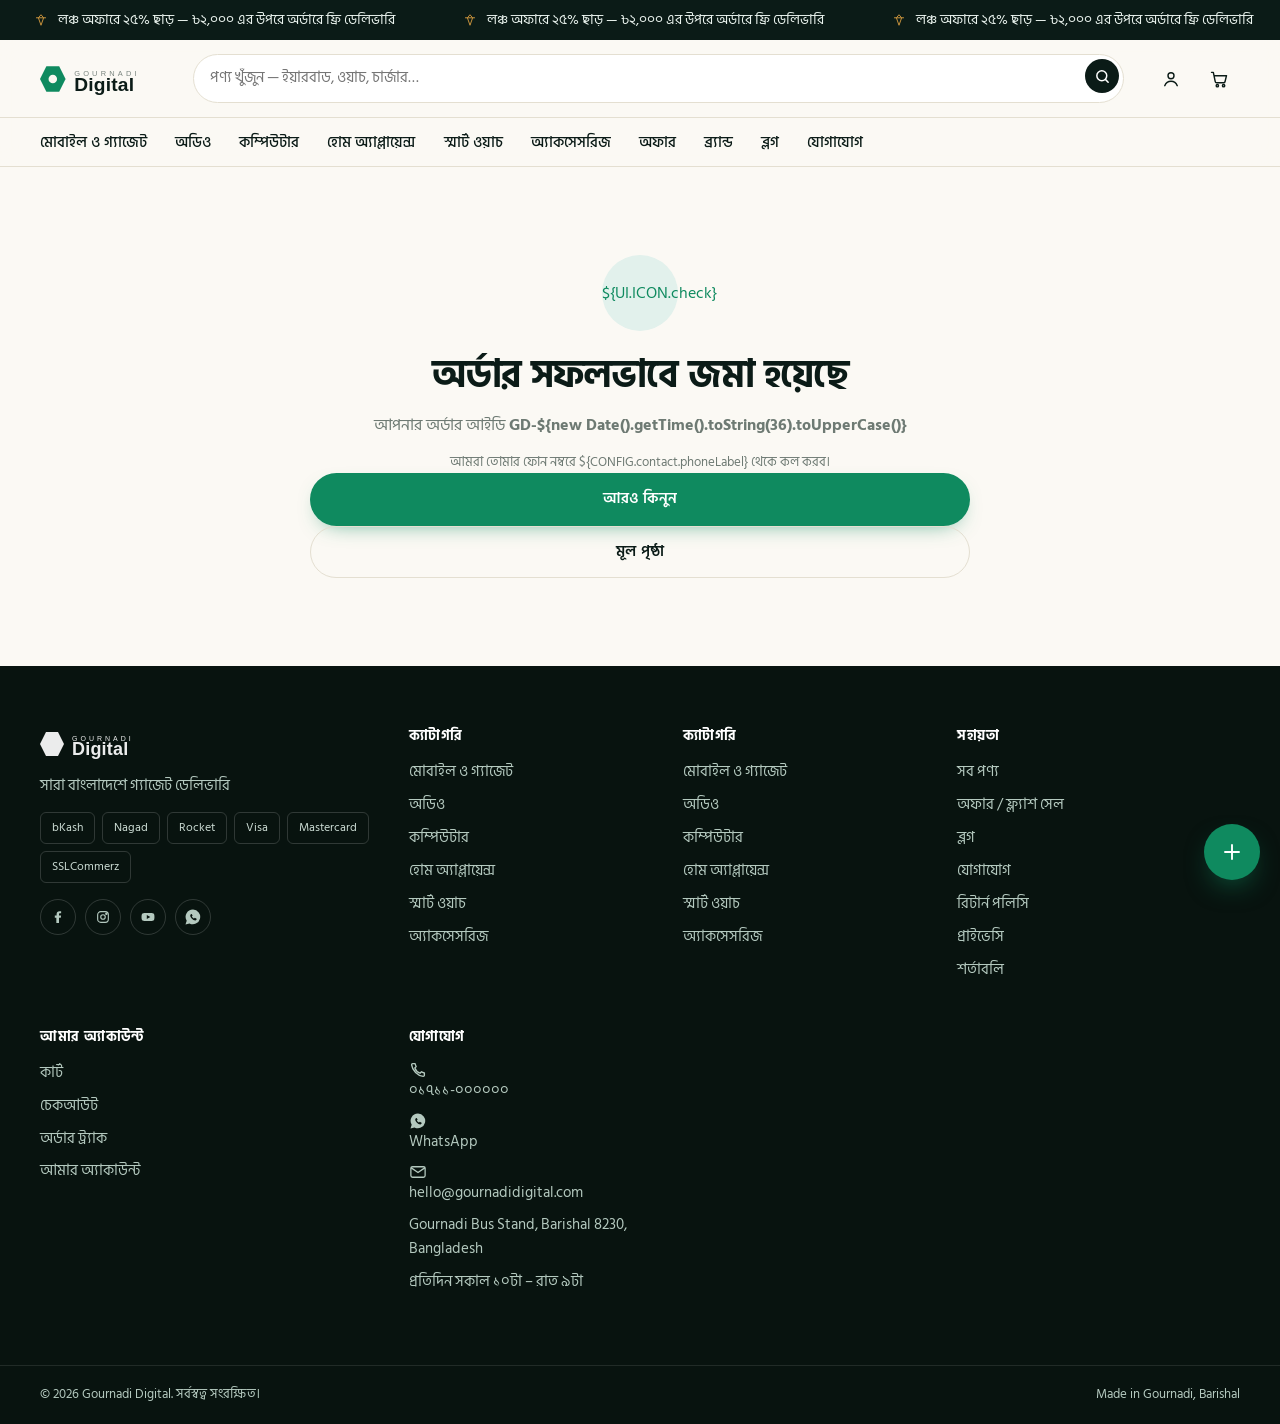
<file: pages/thank-you.html>
<!DOCTYPE html>
<html lang="bn">
<head>
<meta charset="utf-8">
<meta name="viewport" content="width=device-width, initial-scale=1">
<title>অর্ডার সফল — Gournadi Digital</title>
<meta name="description" content="আপনার অর্ডার সফলভাবে স্থাপন হয়েছে। আমরা কনফার্ম করব।">
<link rel="icon" href="../assets/logo.svg">
<link rel="stylesheet" href="../css/style.css">
</head>
<body>
<div data-header></div>

<div class="wrap">
  <div class="thanks">
    <div class="thanks__tick">${UI.ICON.check}</div>
    <h1 style="font-size:clamp(26px,3.6vw,38px)">অর্ডার সফলভাবে জমা হয়েছে</h1>
    <p>আপনার অর্ডার আইডি <b>GD-${new Date().getTime().toString(36).toUpperCase()}</b></p>
    <p class="coupon-hint">আমরা তোমার ফোন নম্বরে ${CONFIG.contact.phoneLabel} থেকে কল করব।</p>
    <a class="btn btn--primary btn--block" href="cart.html">আরও কিনুন</a>
    <a class="btn btn--ghost btn--block" href="index.html">মূল পৃষ্ঠা</a>
  </div>
</div>

<div data-footer></div>

<script src="../js/config.js"></script>
<script src="../js/store.js"></script>
<script src="../js/ui.js"></script>
<script>
document.addEventListener('DOMContentLoaded', () => {
  UI.mount();
  const order = JSON.parse(sessionStorage.getItem('gd_last_order') || '{}');
  if (order.id) {
    document.querySelector('b').textContent = order.id;
    document.querySelector('[data-phone]') && (document.querySelector('[data-phone]').textContent = order.customer.phone);
  }
});
</script>
</body>
</html>
</file>
<file: css/style.css>
/* ============================================================================
   GOURNADI DIGITAL — stylesheet
   Palette, type and spacing come from CONFIG (js/ui.js writes the --c-* vars).
   The values below are fallbacks so the page still looks right before JS runs.
   ========================================================================== */

@import url('https://fonts.googleapis.com/css2?family=Hind+Siliguri:wght@400;500;600;700&family=Inter:wght@400;500;600;700;800&family=Instrument+Serif:ital@0;1&display=swap');

:root {
  --c-ink:#0B1B17; --c-brand:#0F8A5F; --c-brand-deep:#0A6B49; --c-gold:#C8923C;
  --c-paper:#FBF9F4; --c-surface:#fff; --c-line:#E4DFD1; --c-muted:#6E7A73;
  --c-sale:#D6293E; --c-success:#0F8A5F;

  --f-sans:'Inter','Hind Siliguri',system-ui,sans-serif;
  --f-bn:'Hind Siliguri','Inter',system-ui,sans-serif;
  --f-serif:'Instrument Serif',Georgia,serif;

  --r-sm:6px; --r:12px; --r-lg:20px; --r-pill:999px;
  --gut:clamp(16px,4vw,40px);
  --maxw:1280px;
  --shadow-card:0 1px 2px rgba(11,27,23,.04), 0 8px 24px -12px rgba(11,27,23,.16);
  --shadow-lift:0 12px 40px -16px rgba(11,27,23,.32);
  --header-h:112px;
}

*,*::before,*::after{box-sizing:border-box}
html{-webkit-text-size-adjust:100%;scroll-behavior:smooth}
body{
  margin:0;background:var(--c-paper);color:var(--c-ink);
  font-family:var(--f-bn);font-size:16px;line-height:1.65;
  font-feature-settings:'kern' 1;-webkit-font-smoothing:antialiased;
}
img,svg{max-width:100%;display:block}
a{color:inherit;text-decoration:none}
button{font:inherit;color:inherit;cursor:pointer}
input,select,textarea{font:inherit;color:inherit}
h1,h2,h3,h4{margin:0;line-height:1.12;letter-spacing:-.02em;font-weight:700}
p{margin:0}
ul{margin:0;padding:0;list-style:none}

:focus-visible{outline:2px solid var(--c-brand);outline-offset:3px;border-radius:4px}
.sr{position:absolute;width:1px;height:1px;overflow:hidden;clip:rect(0 0 0 0);white-space:nowrap}

/* ---- layout primitives ------------------------------------------------ */
.wrap{max-width:var(--maxw);margin-inline:auto;padding-inline:var(--gut)}
.section{padding-block:clamp(48px,7vw,88px)}
.section--tight{padding-block:clamp(32px,5vw,56px)}
.section-head{display:flex;align-items:flex-end;justify-content:space-between;gap:24px;margin-bottom:clamp(24px,3vw,40px);flex-wrap:wrap}
.section-title{font-size:clamp(26px,3.4vw,40px)}
.section-title .en{display:block;font-family:var(--f-serif);font-weight:400;font-style:italic;font-size:.62em;color:var(--c-muted);letter-spacing:0;margin-top:6px}
.section-sub{color:var(--c-muted);max-width:56ch;margin-top:10px}
.link-more{color:var(--c-brand-deep);font-weight:600;font-size:15px;border-bottom:1px solid color-mix(in srgb,var(--c-brand) 35%,transparent);padding-bottom:2px}
.link-more:hover{border-bottom-color:var(--c-brand)}

/* ---- gradient hairline border (brand → transparent → brand) ---------- */
.gborder{position:relative;border-radius:var(--r);background:var(--c-surface)}
.gborder::before{
  content:'';position:absolute;inset:0;border-radius:inherit;padding:1px;
  background:linear-gradient(115deg,
    var(--c-brand) 0%,
    color-mix(in srgb,var(--c-brand) 18%,transparent) 22%,
    transparent 48%,
    color-mix(in srgb,var(--c-gold) 20%,transparent) 74%,
    var(--c-gold) 100%);
  -webkit-mask:linear-gradient(#000 0 0) content-box,linear-gradient(#000 0 0);
  -webkit-mask-composite:xor;mask-composite:exclude;pointer-events:none;
}
.gborder--gold::before{
  background:linear-gradient(115deg,var(--c-gold),color-mix(in srgb,var(--c-gold) 12%,transparent) 30%,transparent 50%,color-mix(in srgb,var(--c-gold) 12%,transparent) 70%,var(--c-gold));
}

/* ---- buttons ---------------------------------------------------------- */
.btn{
  display:inline-flex;align-items:center;justify-content:center;gap:9px;
  padding:13px 22px;border-radius:var(--r-pill);border:1px solid transparent;
  font-weight:600;font-size:15px;letter-spacing:.01em;
  transition:transform .18s ease,box-shadow .18s ease,background .18s ease,color .18s ease;
}
.btn:active{transform:translateY(1px)}
.btn--primary{background:var(--c-brand);color:#fff;box-shadow:0 8px 22px -12px color-mix(in srgb,var(--c-brand) 80%,transparent)}
.btn--primary:hover{background:var(--c-brand-deep)}
.btn--ink{background:var(--c-ink);color:#fff}
.btn--ink:hover{background:#12302a}
.btn--ghost{background:transparent;border-color:var(--c-line);color:var(--c-ink)}
.btn--ghost:hover{border-color:var(--c-brand);color:var(--c-brand-deep);background:color-mix(in srgb,var(--c-brand) 5%,transparent)}
.btn--gold{background:var(--c-gold);color:#20160a}
.btn--gold:hover{filter:brightness(1.06)}
.btn--block{width:100%}
.btn--lg{padding:16px 30px;font-size:16.5px}
.btn[disabled],.btn[aria-disabled=true]{opacity:.5;pointer-events:none}

/* ---- animated gradient runner border on CTAs -------------------------
   Faster along the long top/bottom edges, slower up the short sides.
   Implemented with a path-timed sweep: the keyframe percentages allot only
   14% of the cycle to each vertical side and 36% to each horizontal side. */
.btn-runner{position:relative;isolation:isolate;overflow:hidden}
.btn-runner::after{
  content:'';position:absolute;width:46%;aspect-ratio:1;border-radius:50%;
  background:radial-gradient(circle,color-mix(in srgb,#fff 85%,transparent) 0%,color-mix(in srgb,var(--c-gold) 55%,transparent) 42%,transparent 70%);
  filter:blur(6px);z-index:-1;animation:runner 3.4s linear infinite;
  will-change:top,left;
}
@keyframes runner{
  0%   {left:-12%; top:-30%}
  36%  {left:88%;  top:-30%}   /* fast across the top */
  50%  {left:96%;  top:70%}    /* slow down the right */
  86%  {left:-4%;  top:70%}    /* fast across the bottom */
  100% {left:-12%; top:-30%}   /* slow up the left */
}
.btn-runner > *{position:relative;z-index:1}

/* ---- badges ----------------------------------------------------------- */
.badge{display:inline-flex;align-items:center;gap:5px;padding:4px 10px;border-radius:var(--r-pill);font-size:12.5px;font-weight:600;line-height:1.5}
.badge--sale{background:var(--c-sale);color:#fff}
.badge--new{background:color-mix(in srgb,var(--c-gold) 16%,#fff);color:#7a5518;border:1px solid color-mix(in srgb,var(--c-gold) 40%,transparent)}
.badge--stock{background:color-mix(in srgb,var(--c-success) 12%,#fff);color:var(--c-brand-deep)}
.badge--out{background:#f6eaec;color:var(--c-sale)}

/* ---- announcement bar -------------------------------------------------- */
.announce{background:var(--c-ink);color:#EAF3EE;overflow:hidden;font-size:13.5px}
.announce__track{display:flex;width:max-content;animation:marquee var(--speed,26s) linear infinite}
.announce__item{display:flex;align-items:center;gap:10px;padding:9px 34px;white-space:nowrap}
.announce__item svg{flex:none;color:var(--c-gold)}
.announce b{color:var(--c-gold);font-weight:600}
@keyframes marquee{from{transform:translateX(0)}to{transform:translateX(-50%)}}

/* ---- header ----------------------------------------------------------- */
.site-header{position:sticky;top:0;z-index:60;background:color-mix(in srgb,var(--c-paper) 92%,transparent);backdrop-filter:blur(12px);border-bottom:1px solid var(--c-line)}
.header__main{display:flex;align-items:center;gap:clamp(12px,2vw,28px);padding-block:14px}
.brand{display:flex;align-items:center;gap:10px;flex:none}
.brand img{height:34px;width:auto}
.header__search{flex:1;min-width:0;position:relative}
.header__search input{
  width:100%;padding:11px 42px 11px 16px;border-radius:var(--r-pill);
  border:1px solid var(--c-line);background:var(--c-surface);font-size:15px;
}
.header__search input:focus{border-color:var(--c-brand);outline:none;box-shadow:0 0 0 3px color-mix(in srgb,var(--c-brand) 12%,transparent)}
.header__search button{position:absolute;right:5px;top:5px;width:34px;height:34px;display:grid;place-items:center;border:0;background:var(--c-ink);color:#fff;border-radius:50%}
.header__acts{display:flex;align-items:center;gap:6px;flex:none}
.icon-btn{position:relative;width:42px;height:42px;display:grid;place-items:center;border:1px solid transparent;border-radius:50%;background:transparent;color:var(--c-ink)}
.icon-btn:hover{background:color-mix(in srgb,var(--c-brand) 8%,transparent);border-color:var(--c-line)}
.icon-btn__count{
  position:absolute;top:2px;right:0;min-width:19px;height:19px;padding:0 5px;
  display:grid;place-items:center;border-radius:var(--r-pill);
  background:var(--c-sale);color:#fff;font-size:11px;font-weight:700;line-height:1;
}
.header__nav{border-top:1px solid var(--c-line)}
.header__nav ul{display:flex;gap:clamp(14px,2.2vw,30px);overflow-x:auto;scrollbar-width:none;padding-block:11px}
.header__nav ul::-webkit-scrollbar{display:none}
.header__nav a{font-size:14.5px;font-weight:500;color:var(--c-ink);white-space:nowrap;padding-bottom:3px;border-bottom:2px solid transparent}
.header__nav a:hover,.header__nav a[aria-current=page]{color:var(--c-brand-deep);border-bottom-color:var(--c-brand)}
.burger{display:none}

@media (max-width:860px){
  .burger{display:grid}
  .header__nav{position:fixed;inset:var(--header-h) 0 auto 0;background:var(--c-surface);border-bottom:1px solid var(--c-line);max-height:0;overflow:hidden;transition:max-height .28s ease}
  .header__nav[data-open=true]{max-height:70vh;overflow-y:auto;box-shadow:var(--shadow-lift)}
  .header__nav ul{flex-direction:column;gap:0;padding:8px var(--gut) 18px}
  .header__nav a{display:block;padding:12px 0;border-bottom:1px solid var(--c-line);font-size:16px}
}

/* ---- hero ------------------------------------------------------------- */
.hero{position:relative;background:var(--c-ink);color:#fff;overflow:hidden}
.hero__slides{position:relative;min-height:clamp(520px,62vh,660px)}
.hero__slide{position:absolute;inset:0;opacity:0;transition:opacity .7s ease;pointer-events:none}
.hero__slide[data-active=true]{opacity:1;pointer-events:auto}
.hero__inner{display:grid;grid-template-columns:1.05fr .95fr;gap:clamp(20px,4vw,56px);align-items:center;height:100%;max-width:var(--maxw);margin-inline:auto;padding:clamp(36px,6vw,64px) var(--gut)}
.hero__img{position:relative;border-radius:var(--r-lg);overflow:hidden}
.hero__img img{width:100%;height:100%;object-fit:cover}
.hero__eyebrow{display:inline-flex;align-items:center;gap:8px;font-size:13px;font-weight:600;color:var(--c-gold);margin-bottom:18px}
.hero__title{font-size:clamp(34px,5.6vw,66px);line-height:1.04}
.hero__title .l1{display:block;font-family:var(--f-bn);font-weight:700}
.hero__title .l2{display:block;font-family:var(--f-serif);font-weight:400;font-size:.92em;color:var(--c-gold);min-height:1.15em;letter-spacing:0}
.hero__title .caret{display:inline-block;width:2px;height:.86em;background:currentColor;vertical-align:-.08em;margin-left:4px;animation:blink 1s step-end infinite}
@keyframes blink{50%{opacity:0}}
.hero__text{margin-top:20px;color:#C7D8CF;max-width:46ch;font-size:16.5px}
.hero__cta{display:flex;flex-wrap:wrap;gap:12px;margin-top:30px}
.hero__timer{margin-top:26px}
.hero__dots{position:absolute;left:var(--gut);bottom:22px;display:flex;gap:8px;z-index:2}
.hero__dots button{width:26px;height:4px;border:0;border-radius:2px;background:rgba(255,255,255,.28)}
.hero__dots button[aria-selected=true]{background:var(--c-gold);width:44px}
@media (max-width:820px){
  .hero__inner{grid-template-columns:1fr;text-align:left}
  .hero__img{display:none}
  .hero__slides{min-height:auto}
  .hero__slide{position:static;display:none}
  .hero__slide[data-active=true]{display:block}
  .hero__dots{position:static;padding:0 var(--gut) 22px}
}

/* ---- countdown timer --------------------------------------------------- */
.timer{display:inline-flex;flex-direction:column;gap:8px}
.timer__note{font-size:13px;font-weight:600;color:var(--c-sale);display:flex;align-items:center;gap:7px}
.timer--dark .timer__note{color:var(--c-gold)}
.timer__cells{display:flex;gap:8px}
.timer__cell{min-width:62px;padding:9px 8px 7px;border-radius:10px;background:var(--c-surface);border:1px solid var(--c-line);text-align:center}
.timer--dark .timer__cell{background:rgba(255,255,255,.07);border-color:rgba(255,255,255,.16)}
.timer__n{display:block;font-family:var(--f-sans);font-size:22px;font-weight:700;font-variant-numeric:tabular-nums;line-height:1.1}
.timer__l{display:block;font-size:11px;color:var(--c-muted);margin-top:2px}
.timer--dark .timer__l{color:#9DB4A9}
.timer__sep{align-self:center;color:var(--c-muted);font-weight:700}

/* ---- stats row -------------------------------------------------------- */
.stats{display:grid;grid-template-columns:repeat(4,1fr);gap:1px;background:var(--c-line);border-radius:var(--r);overflow:hidden}
.stat{background:var(--c-surface);padding:clamp(22px,3vw,34px) clamp(16px,2.4vw,28px)}
.stat__n{font-family:var(--f-sans);font-size:clamp(28px,3.6vw,42px);font-weight:800;letter-spacing:-.03em;font-variant-numeric:tabular-nums;line-height:1}
.stat__n .plus{color:var(--c-brand)}
.stat__l{margin-top:8px;color:var(--c-muted);font-size:14.5px}
@media (max-width:820px){.stats{grid-template-columns:repeat(2,1fr)}}

/* ---- category showcase ------------------------------------------------ */
.cats{display:grid;grid-template-columns:repeat(6,1fr);gap:clamp(10px,1.6vw,18px)}
.cat{display:block;text-align:center;padding:18px 12px 16px;border-radius:var(--r);background:var(--c-surface);border:1px solid var(--c-line);transition:border-color .18s ease,transform .18s ease,box-shadow .18s ease}
.cat:hover{border-color:color-mix(in srgb,var(--c-brand) 55%,transparent);transform:translateY(-3px);box-shadow:var(--shadow-card)}
.cat img{width:64px;height:64px;margin:0 auto 12px;border-radius:14px;object-fit:cover}
.cat b{display:block;font-size:14.5px;font-weight:600}
.cat span{display:block;font-size:12.5px;color:var(--c-muted);margin-top:2px}
@media (max-width:1000px){.cats{grid-template-columns:repeat(3,1fr)}}
@media (max-width:560px){.cats{grid-template-columns:repeat(2,1fr)}}

/* ---- product grid & card --------------------------------------------- */
.pgrid{display:grid;grid-template-columns:repeat(4,minmax(0,1fr));gap:clamp(14px,1.8vw,24px)}
@media (max-width:1000px){.pgrid{grid-template-columns:repeat(2,minmax(0,1fr))}}
@media (max-width:520px){.pgrid{grid-template-columns:1fr}}

.card{position:relative;display:flex;flex-direction:column;border-radius:var(--r);background:var(--c-surface);transition:transform .22s ease,box-shadow .22s ease}
.card:hover{transform:translateY(-6px);box-shadow:var(--shadow-lift)}
.card__media{position:relative;display:block;aspect-ratio:1;overflow:hidden;border-radius:var(--r) var(--r) 0 0;background:#F4EFE2}
.card__media img{position:absolute;inset:0;width:100%;height:100%;object-fit:cover;transition:opacity .3s ease,transform .5s ease}
.card__media img.alt{opacity:0}
.card:hover .card__media img.main{opacity:0;transform:scale(1.03)}
.card:hover .card__media img.alt{opacity:1;transform:scale(1.03)}
.card__flags{position:absolute;top:10px;left:10px;display:flex;flex-direction:column;gap:6px;z-index:2}
.card__quick{
  position:absolute;left:10px;right:10px;bottom:10px;z-index:2;
  display:flex;align-items:center;justify-content:center;gap:7px;
  padding:10px;border-radius:var(--r-pill);
  background:color-mix(in srgb,var(--c-ink) 88%,transparent);color:#fff;
  font-size:13.5px;font-weight:600;
  opacity:0;transform:translateY(8px);transition:opacity .2s ease,transform .2s ease;
}
.card:hover .card__quick,.card:focus-within .card__quick{opacity:1;transform:none}
.card__body{display:flex;flex-direction:column;gap:8px;padding:14px 15px 16px;flex:1}
.card__brand{font-size:11.5px;letter-spacing:.06em;color:var(--c-muted);font-weight:600}
.card__name{font-size:15.5px;font-weight:600;line-height:1.35;display:-webkit-box;-webkit-line-clamp:2;-webkit-box-orient:vertical;overflow:hidden}
.card__name:hover{color:var(--c-brand-deep)}
.card__rating{display:flex;align-items:center;gap:6px;font-size:13px;color:var(--c-muted)}
.stars{display:inline-flex;gap:1.5px;color:var(--c-gold)}
.stars svg{width:14px;height:14px}
.card__price{display:flex;align-items:baseline;gap:8px;flex-wrap:wrap;margin-top:auto}
.price{font-family:var(--f-sans);font-size:19px;font-weight:700;letter-spacing:-.02em}
.price--old{font-size:14px;font-weight:500;color:var(--c-muted);text-decoration:line-through}
.card__foot{display:flex;gap:8px;padding:0 15px 16px}
.card__foot .btn{flex:1;padding:11px 14px;font-size:14px}

/* ---- flash sale strip (horizontal scroll) ----------------------------- */
.flash{background:linear-gradient(180deg,color-mix(in srgb,var(--c-sale) 5%,var(--c-paper)),var(--c-paper))}
.flash__head{display:flex;align-items:center;justify-content:space-between;gap:20px;flex-wrap:wrap;margin-bottom:26px}
.hscroll{display:flex;gap:clamp(14px,1.8vw,20px);overflow-x:auto;scroll-snap-type:x mandatory;padding-bottom:10px;scrollbar-width:thin}
.hscroll > *{flex:0 0 clamp(230px,25vw,282px);scroll-snap-align:start}

/* ---- brand marquee (right → left, pause + zoom on hover) ------------- */
.marquee{overflow:hidden;position:relative;padding-block:6px;
  -webkit-mask:linear-gradient(90deg,transparent,#000 8%,#000 92%,transparent);
          mask:linear-gradient(90deg,transparent,#000 8%,#000 92%,transparent)}
.marquee__track{display:flex;gap:clamp(14px,2vw,26px);width:max-content;animation:marquee var(--speed,42s) linear infinite}
.marquee:hover .marquee__track,.marquee:focus-within .marquee__track{animation-play-state:paused}
.marquee__item{
  flex:none;width:clamp(150px,15vw,190px);padding:16px 18px;border-radius:var(--r);
  background:var(--c-surface);border:1px solid var(--c-line);
  display:grid;place-items:center;transition:transform .3s ease,border-color .3s ease,box-shadow .3s ease;
}
.marquee__item:hover{transform:scale(1.09);border-color:color-mix(in srgb,var(--c-gold) 60%,transparent);box-shadow:var(--shadow-card);z-index:2}
.marquee__item img{transition:transform .3s ease}
.marquee__item:hover img{transform:scale(1.06)}

/* ---- trust badges ----------------------------------------------------- */
.trust{display:grid;grid-template-columns:repeat(4,1fr);gap:clamp(12px,1.6vw,18px)}
.trust__item{display:flex;align-items:center;gap:13px;padding:18px 20px;border-radius:var(--r);background:var(--c-surface);border:1px solid var(--c-line)}
.trust__ico{flex:none;width:42px;height:42px;display:grid;place-items:center;border-radius:12px;background:color-mix(in srgb,var(--c-brand) 9%,#fff);color:var(--c-brand-deep)}
.trust__item b{display:block;font-size:14.5px;font-weight:600}
.trust__item span{display:block;font-size:12.5px;color:var(--c-muted)}
@media (max-width:900px){.trust{grid-template-columns:repeat(2,1fr)}}

/* ---- reviews ---------------------------------------------------------- */
.rgrid{display:grid;grid-template-columns:repeat(4,1fr);gap:clamp(14px,1.8vw,20px)}
@media (max-width:1000px){.rgrid{grid-template-columns:repeat(2,1fr)}}
@media (max-width:600px){.rgrid{grid-template-columns:1fr}}
.review{padding:22px;border-radius:var(--r);background:var(--c-surface);display:flex;flex-direction:column;gap:12px}
.review__q{font-size:15.5px;line-height:1.65}
.review__who{display:flex;align-items:center;gap:11px;margin-top:auto;padding-top:6px}
.review__av{width:38px;height:38px;flex:none;border-radius:50%;display:grid;place-items:center;background:color-mix(in srgb,var(--c-brand) 12%,#fff);color:var(--c-brand-deep);font-weight:700;font-size:14px}
.review__who b{display:block;font-size:14px}
.review__who span{display:block;font-size:12.5px;color:var(--c-muted)}

/* ---- brand story ------------------------------------------------------ */
.story{display:grid;grid-template-columns:1fr 1fr;gap:clamp(24px,4vw,64px);align-items:center}
.story__media{border-radius:var(--r-lg);overflow:hidden;background:var(--c-ink)}
.story h2{font-size:clamp(26px,3.4vw,40px)}
.story p{color:var(--c-muted);margin-top:16px;max-width:52ch}
.story__pts{display:flex;flex-direction:column;gap:12px;margin-top:24px}
.story__pt{display:flex;gap:11px;align-items:flex-start;font-size:15px}
.story__pt svg{flex:none;color:var(--c-brand);margin-top:3px}
@media (max-width:840px){.story{grid-template-columns:1fr}}

/* ---- FAQ accordion ---------------------------------------------------- */
.faq{max-width:840px;margin-inline:auto}
.faq__item{border-bottom:1px solid var(--c-line)}
.faq__q{width:100%;display:flex;align-items:center;justify-content:space-between;gap:16px;padding:19px 4px;background:none;border:0;text-align:left;font-size:16.5px;font-weight:600}
.faq__q:hover{color:var(--c-brand-deep)}
.faq__q svg{flex:none;transition:transform .25s ease;color:var(--c-muted)}
.faq__q[aria-expanded=true] svg{transform:rotate(45deg);color:var(--c-brand)}
.faq__a{overflow:hidden;max-height:0;transition:max-height .3s ease}
.faq__a p{padding:0 4px 20px;color:var(--c-muted);max-width:70ch}

/* ---- newsletter ------------------------------------------------------- */
.news{background:var(--c-ink);color:#fff;border-radius:var(--r-lg);padding:clamp(30px,5vw,56px);display:grid;grid-template-columns:1fr auto;gap:clamp(20px,3vw,44px);align-items:center}
.news h2{font-size:clamp(24px,3vw,34px)}
.news p{color:#B4C9BF;margin-top:10px;max-width:44ch}
.news__form{display:flex;gap:10px;flex-wrap:wrap}
.news__form input{padding:14px 18px;border-radius:var(--r-pill);border:1px solid rgba(255,255,255,.2);background:rgba(255,255,255,.07);color:#fff;min-width:240px}
.news__form input::placeholder{color:#8FA79B}
.news__form input:focus{outline:none;border-color:var(--c-gold)}
@media (max-width:820px){.news{grid-template-columns:1fr}}

/* ---- promo strip ------------------------------------------------------ */
.promo{background:var(--c-ink);color:#fff}
.promo__inner{display:flex;align-items:center;justify-content:space-between;gap:clamp(20px,3vw,44px);flex-wrap:wrap;padding-block:clamp(30px,4vw,46px)}
.promo h2{font-size:clamp(22px,2.8vw,32px)}
.promo p{color:#B4C9BF;margin-top:8px}

/* ---- footer ----------------------------------------------------------- */
.site-footer{background:#08130F;color:#B4C9BF;font-size:14.5px;margin-top:auto}
.footer__grid{display:grid;grid-template-columns:1.4fr 1fr 1fr 1.2fr;gap:clamp(24px,3vw,48px);padding-block:clamp(38px,5vw,62px)}
.footer__grid h4{color:#fff;font-size:14px;letter-spacing:.04em;margin-bottom:16px}
.footer__grid a:hover{color:var(--c-gold)}
.footer__grid li{margin-bottom:9px}
.footer__brand img{height:32px;margin-bottom:14px;filter:brightness(0) invert(1) opacity(.92)}
.footer__pay{display:flex;flex-wrap:wrap;gap:7px;margin-top:14px}
.footer__pay span{padding:5px 11px;border:1px solid rgba(255,255,255,.16);border-radius:6px;font-size:12px;color:#CBDBD3}
.footer__social{display:flex;gap:9px;margin-top:16px}
.footer__social a{width:36px;height:36px;display:grid;place-items:center;border:1px solid rgba(255,255,255,.16);border-radius:50%}
.footer__social a:hover{border-color:var(--c-gold);color:var(--c-gold)}
.footer__bar{border-top:1px solid rgba(255,255,255,.1);padding-block:18px;display:flex;justify-content:space-between;gap:16px;flex-wrap:wrap;font-size:13px}
@media (max-width:900px){.footer__grid{grid-template-columns:repeat(2,1fr)}}
@media (max-width:520px){.footer__grid{grid-template-columns:1fr}}

/* ---- shop page: filters + toolbar ------------------------------------- */
.shop{display:grid;grid-template-columns:262px 1fr;gap:clamp(20px,3vw,40px);align-items:start}
@media (max-width:940px){.shop{grid-template-columns:1fr}}
.filters{position:sticky;top:calc(var(--header-h) + 14px);display:flex;flex-direction:column;gap:6px;padding:20px;border-radius:var(--r);background:var(--c-surface)}
@media (max-width:940px){.filters{position:static}}
.fgroup{padding-block:14px;border-bottom:1px solid var(--c-line)}
.fgroup:last-of-type{border-bottom:0}
.fgroup > b{display:block;font-size:13px;letter-spacing:.03em;margin-bottom:11px}
.fopt{display:flex;align-items:center;gap:9px;padding:5px 0;font-size:14.5px;cursor:pointer}
.fopt input{accent-color:var(--c-brand);width:16px;height:16px}
.fopt span.n{margin-left:auto;color:var(--c-muted);font-size:12.5px}
.frange{display:flex;align-items:center;gap:9px;margin-top:6px}
.frange input{width:100%;accent-color:var(--c-brand)}
.frange output{font-family:var(--f-sans);font-size:13px;font-weight:600;font-variant-numeric:tabular-nums;white-space:nowrap}
.toolbar{display:flex;align-items:center;justify-content:space-between;gap:16px;flex-wrap:wrap;margin-bottom:20px}
.toolbar__count{color:var(--c-muted);font-size:14.5px}
.select{padding:10px 14px;border-radius:var(--r-pill);border:1px solid var(--c-line);background:var(--c-surface);font-size:14.5px}
.select:focus{outline:none;border-color:var(--c-brand)}
.empty{text-align:center;padding:clamp(40px,7vw,80px) 20px;border-radius:var(--r);background:var(--c-surface);border:1px dashed var(--c-line)}
.empty h3{font-size:20px;margin-bottom:8px}
.empty p{color:var(--c-muted);margin-bottom:20px}
.pager{display:flex;justify-content:center;gap:7px;margin-top:34px}
.pager button{min-width:40px;height:40px;padding:0 12px;border:1px solid var(--c-line);background:var(--c-surface);border-radius:10px;font-size:14.5px;font-weight:600}
.pager button[aria-current=true]{background:var(--c-ink);color:#fff;border-color:var(--c-ink)}
.pager button:disabled{opacity:.4;pointer-events:none}
.page-head{padding-block:clamp(24px,4vw,44px) 0}
.page-head h1{font-size:clamp(28px,4vw,44px)}
.page-head p{color:var(--c-muted);margin-top:10px;max-width:60ch}

/* ---- product detail page --------------------------------------------- */
.pdp{display:grid;grid-template-columns:1.05fr 1fr;gap:clamp(24px,4vw,56px);align-items:start;padding-block:clamp(24px,4vw,44px)}
@media (max-width:920px){.pdp{grid-template-columns:1fr}}
.gallery__main{border-radius:var(--r-lg);overflow:hidden;background:#F4EFE2;aspect-ratio:1}
.gallery__main img{width:100%;height:100%;object-fit:cover}
.gallery__thumbs{display:flex;gap:10px;margin-top:12px;overflow-x:auto;padding-bottom:4px}
.gallery__thumbs button{flex:0 0 82px;aspect-ratio:1;border-radius:10px;overflow:hidden;border:1px solid var(--c-line);background:#F4EFE2;padding:0}
.gallery__thumbs button[aria-selected=true]{border-color:var(--c-brand);box-shadow:0 0 0 2px color-mix(in srgb,var(--c-brand) 22%,transparent)}
.gallery__thumbs img{width:100%;height:100%;object-fit:cover}
.pdp__title{font-size:clamp(24px,3.2vw,36px);line-height:1.16}
.pdp__meta{display:flex;align-items:center;gap:12px;flex-wrap:wrap;margin-top:14px;font-size:14px;color:var(--c-muted)}
.pdp__price{display:flex;align-items:baseline;gap:12px;flex-wrap:wrap;margin-top:20px}
.pdp__price .price{font-size:34px}
.pdp__short{margin-top:16px;color:var(--c-muted);max-width:52ch}
.pdp__stock{display:flex;align-items:center;gap:8px;margin-top:18px;font-size:14.5px;font-weight:600}
.pdp__stock--in{color:var(--c-success)}
.pdp__stock--out{color:var(--c-sale)}
.vgroup{margin-top:22px}
.vgroup > b{display:block;font-size:13.5px;margin-bottom:9px}
.vgroup > b em{font-style:normal;color:var(--c-sale)}
.vopts{display:flex;gap:8px;flex-wrap:wrap}
.vopt{padding:9px 16px;border-radius:var(--r-pill);border:1px solid var(--c-line);background:var(--c-surface);font-size:14px;font-weight:500}
.vopt[aria-pressed=true]{border-color:var(--c-ink);background:var(--c-ink);color:#fff}
.vopt:hover:not([aria-pressed=true]){border-color:var(--c-brand)}
.qty{display:inline-flex;align-items:center;border:1px solid var(--c-line);border-radius:var(--r-pill);background:var(--c-surface);overflow:hidden}
.qty button{width:42px;height:44px;border:0;background:none;font-size:19px;line-height:1}
.qty button:hover{background:color-mix(in srgb,var(--c-brand) 8%,transparent)}
.qty input{width:52px;height:44px;border:0;text-align:center;font-family:var(--f-sans);font-weight:600;font-variant-numeric:tabular-nums;background:none;-moz-appearance:textfield}
.qty input::-webkit-outer-spin-button,.qty input::-webkit-inner-spin-button{-webkit-appearance:none;margin:0}
.pdp__actions{display:flex;gap:12px;align-items:center;flex-wrap:wrap;margin-top:24px}
.pdp__actions .btn{flex:1;min-width:172px}
.pdp__trust{display:grid;grid-template-columns:repeat(3,1fr);gap:10px;margin-top:26px;padding-top:22px;border-top:1px solid var(--c-line)}
.pdp__trust div{font-size:13px;color:var(--c-muted)}
.pdp__trust b{display:block;color:var(--c-ink);font-size:14px;margin-bottom:2px}

/* stacked PDP sections */
.pdp-sec{padding-block:clamp(30px,4.4vw,52px);border-top:1px solid var(--c-line)}
.pdp-sec h2{font-size:clamp(21px,2.6vw,28px);margin-bottom:18px}
.prose{max-width:74ch;color:#2C3B35}
.prose p{margin-bottom:14px}
.prose ul{margin:0 0 16px;padding-left:22px;list-style:disc}
.prose li{margin-bottom:7px}
.spec{width:100%;border-collapse:collapse;font-size:14.5px;max-width:680px}
.spec th,.spec td{padding:11px 14px;text-align:left;border-bottom:1px solid var(--c-line)}
.spec th{width:38%;font-weight:600;color:var(--c-muted);background:color-mix(in srgb,var(--c-brand) 3%,transparent)}
.dlv{display:grid;grid-template-columns:repeat(3,1fr);gap:14px}
@media (max-width:760px){.dlv{grid-template-columns:1fr}.pdp__trust{grid-template-columns:1fr}}
.dlv__c{padding:20px;border-radius:var(--r);background:var(--c-surface)}
.dlv__c b{display:block;margin-bottom:6px}
.dlv__c p{color:var(--c-muted);font-size:14.5px}
.rvform{display:grid;gap:12px;max-width:620px;margin-top:24px;padding:22px;border-radius:var(--r);background:var(--c-surface)}
.combo{display:grid;grid-template-columns:1fr auto;gap:24px;align-items:center;padding:clamp(20px,3vw,30px);border-radius:var(--r-lg);background:var(--c-surface)}
@media (max-width:760px){.combo{grid-template-columns:1fr}}
.combo__items{display:flex;gap:14px;flex-wrap:wrap}
.combo__it{display:flex;gap:11px;align-items:center;font-size:14px}
.combo__it img{width:56px;height:56px;border-radius:10px;object-fit:cover;background:#F4EFE2}

/* sticky PDP bar — hidden while top CTAs are visible */
.stickybar{
  position:fixed;left:0;right:0;bottom:0;z-index:55;
  background:color-mix(in srgb,var(--c-surface) 96%,transparent);backdrop-filter:blur(10px);
  border-top:1px solid var(--c-line);box-shadow:0 -8px 30px -18px rgba(11,27,23,.35);
  transform:translateY(105%);transition:transform .28s ease;
  padding-bottom:env(safe-area-inset-bottom);
}
.stickybar[data-show=true]{transform:none}
.stickybar__in{display:flex;align-items:center;gap:14px;padding-block:11px}
.stickybar__p{display:flex;align-items:center;gap:11px;min-width:0;flex:1}
.stickybar__p img{width:46px;height:46px;flex:none;border-radius:9px;object-fit:cover;background:#F4EFE2}
.stickybar__p b{display:block;font-size:14.5px;white-space:nowrap;overflow:hidden;text-overflow:ellipsis}
.stickybar__p span{font-size:12.5px;color:var(--c-muted)}
.stickybar__acts{display:flex;gap:9px;flex:none}
@media (max-width:640px){
  .stickybar__p img{display:none}
  .stickybar__p b{font-size:13.5px}
  .stickybar__acts .btn{padding:12px 15px;font-size:13.5px}
}
body.has-stickybar{padding-bottom:96px}

/* ---- cart page -------------------------------------------------------- */
.checkout-grid{display:grid;grid-template-columns:1fr 388px;gap:clamp(20px,3vw,40px);align-items:start;padding-block:clamp(20px,3vw,36px)}
@media (max-width:960px){.checkout-grid{grid-template-columns:1fr}}
.panel{border-radius:var(--r);background:var(--c-surface);padding:clamp(18px,2.4vw,26px)}
.panel + .panel{margin-top:16px}
.panel h2{font-size:19px;margin-bottom:4px}
.panel__sub{color:var(--c-muted);font-size:14px;margin-bottom:18px}

.citem{display:grid;grid-template-columns:88px 1fr auto;gap:16px;align-items:center;padding-block:18px;border-bottom:1px solid var(--c-line)}
.citem:last-child{border-bottom:0;padding-bottom:0}
.citem__img{width:88px;height:88px;border-radius:10px;object-fit:cover;background:#F4EFE2}
.citem__name{font-size:15.5px;font-weight:600;line-height:1.35}
.citem__var{font-size:13px;color:var(--c-muted);margin-top:3px}
.citem__unit{font-size:13.5px;color:var(--c-muted);margin-top:6px}
.citem__right{display:flex;flex-direction:column;align-items:flex-end;gap:10px}
.citem__line{font-family:var(--f-sans);font-weight:700;font-size:17px;font-variant-numeric:tabular-nums}
.citem__rm{border:0;background:none;color:var(--c-muted);font-size:13px;display:inline-flex;align-items:center;gap:5px;padding:2px}
.citem__rm:hover{color:var(--c-sale)}
@media (max-width:600px){
  .citem{grid-template-columns:72px 1fr;gap:12px}
  .citem__img{width:72px;height:72px}
  .citem__right{grid-column:1/-1;flex-direction:row;align-items:center;justify-content:space-between;width:100%}
}

/* order summary */
.summary{position:sticky;top:calc(var(--header-h) + 14px)}
@media (max-width:960px){.summary{position:static}}
.srow{display:flex;justify-content:space-between;gap:16px;padding-block:9px;font-size:14.5px}
.srow span:last-child{font-family:var(--f-sans);font-variant-numeric:tabular-nums;font-weight:600;white-space:nowrap}
.srow--dim{color:var(--c-muted)}
.srow--save span:last-child{color:var(--c-success)}
.srow--total{border-top:1px solid var(--c-line);margin-top:8px;padding-top:16px;font-size:17px;font-weight:700}
.srow--total span:last-child{font-size:23px}
.coupon{display:flex;gap:9px;margin-block:16px 4px}
.coupon input{flex:1;min-width:0;padding:12px 15px;border:1px solid var(--c-line);border-radius:var(--r-pill);background:var(--c-paper);font-size:14.5px}
.coupon input:focus{outline:none;border-color:var(--c-brand);background:#fff}
.coupon .btn{flex:none}
.coupon-msg{font-size:13.5px;margin-top:9px;display:flex;align-items:center;gap:6px}
.coupon-msg[data-ok=true]{color:var(--c-success)}
.coupon-msg[data-ok=false]{color:var(--c-sale)}
.coupon-hint{font-size:12.5px;color:var(--c-muted);margin-top:8px}
.coupon-hint code{font-family:var(--f-sans);font-weight:600;color:var(--c-brand-deep);background:color-mix(in srgb,var(--c-brand) 8%,transparent);padding:1px 6px;border-radius:4px}

/* ---- checkout form --------------------------------------------------- */
.fields{display:flex;flex-wrap:wrap;gap:16px}
.field{display:flex;flex-direction:column;gap:7px}
.field[data-w="100"]{width:100%}
.field[data-w="50"]{width:calc(50% - 8px)}
.field[data-w="33"]{width:calc(33.333% - 11px)}
@media (max-width:680px){.field[data-w="50"],.field[data-w="33"]{width:100%}}
.field label{font-size:13.5px;font-weight:600}
.field label em{font-style:normal;color:var(--c-sale);margin-left:2px}
.field input,.field select,.field textarea{
  padding:13px 15px;border:1px solid var(--c-line);border-radius:10px;
  background:var(--c-paper);font-size:15px;width:100%;
}
.field textarea{min-height:88px;resize:vertical}
.field input:focus,.field select:focus,.field textarea:focus{outline:none;border-color:var(--c-brand);background:#fff;box-shadow:0 0 0 3px color-mix(in srgb,var(--c-brand) 10%,transparent)}
.field[data-invalid=true] input,.field[data-invalid=true] select,.field[data-invalid=true] textarea{border-color:var(--c-sale);background:#FEF7F8}
.field__err{font-size:12.5px;color:var(--c-sale);min-height:1px}

.zones{display:flex;flex-direction:column;gap:9px}
.zone,.pay{
  display:flex;align-items:center;gap:12px;padding:14px 16px;
  border:1px solid var(--c-line);border-radius:var(--r);background:var(--c-paper);
  cursor:pointer;transition:border-color .16s ease,background .16s ease;
}
.zone:hover,.pay:hover{border-color:color-mix(in srgb,var(--c-brand) 50%,transparent)}
.zone:has(input:checked),.pay:has(input:checked){border-color:var(--c-brand);background:color-mix(in srgb,var(--c-brand) 6%,#fff)}
.zone input,.pay input{accent-color:var(--c-brand);width:18px;height:18px;flex:none}
.zone b,.pay b{display:block;font-size:14.5px;font-weight:600}
.zone span,.pay span{display:block;font-size:12.5px;color:var(--c-muted)}
.zone__chg{margin-left:auto;font-family:var(--f-sans);font-weight:700;font-variant-numeric:tabular-nums;white-space:nowrap}
.pay__chg{margin-left:auto;font-size:12.5px;color:var(--c-muted);white-space:nowrap;text-align:right}
.pays{display:flex;flex-direction:column;gap:9px}

/* thank you */
.thanks{max-width:660px;margin-inline:auto;text-align:center;padding-block:clamp(40px,7vw,88px)}
.thanks__tick{width:76px;height:76px;margin:0 auto 24px;border-radius:50%;display:grid;place-items:center;background:color-mix(in srgb,var(--c-success) 12%,#fff);color:var(--c-success)}
.thanks h1{font-size:clamp(26px,3.6vw,38px)}
.thanks > p{color:var(--c-muted);margin-top:14px}
.thanks__box{margin-top:32px;text-align:left;border-radius:var(--r);background:var(--c-surface);padding:clamp(20px,3vw,28px)}
.thanks__id{display:flex;justify-content:space-between;gap:14px;flex-wrap:wrap;padding-bottom:16px;margin-bottom:6px;border-bottom:1px solid var(--c-line)}
.thanks__id b{font-family:var(--f-sans);letter-spacing:.02em}
.thanks__acts{display:flex;gap:12px;justify-content:center;flex-wrap:wrap;margin-top:28px}

/* ---- toast ------------------------------------------------------------ */
.toasts{position:fixed;bottom:22px;left:22px;z-index:90;display:flex;flex-direction:column;gap:9px;max-width:calc(100vw - 44px)}
.toast{
  display:flex;align-items:center;gap:11px;padding:13px 17px;border-radius:var(--r-pill);
  background:var(--c-ink);color:#fff;font-size:14.5px;box-shadow:var(--shadow-lift);
  animation:toastIn .24s ease;
}
.toast svg{flex:none;color:var(--c-gold)}
@keyframes toastIn{from{opacity:0;transform:translateY(10px)}to{opacity:1;transform:none}}
@media (max-width:600px){.toasts{left:14px;right:14px;bottom:14px}}

/* ---- connect hub ------------------------------------------------------ */
.hub{position:fixed;right:20px;bottom:20px;z-index:70;display:flex;flex-direction:column;align-items:flex-end;gap:10px}
body.has-stickybar .hub{bottom:96px}
.hub__list{display:flex;flex-direction:column;gap:9px;align-items:flex-end}
.hub__item{
  display:flex;align-items:center;gap:10px;padding:10px 16px 10px 14px;border-radius:var(--r-pill);
  background:var(--c-surface);border:1px solid var(--c-line);box-shadow:var(--shadow-card);
  font-size:14px;font-weight:600;white-space:nowrap;
  opacity:0;transform:translateY(8px) scale(.96);pointer-events:none;
  transition:opacity .2s ease,transform .2s ease;
}
.hub[data-open=true] .hub__item{opacity:1;transform:none;pointer-events:auto}
.hub[data-open=true] .hub__item:nth-child(1){transition-delay:.02s}
.hub[data-open=true] .hub__item:nth-child(2){transition-delay:.06s}
.hub[data-open=true] .hub__item:nth-child(3){transition-delay:.1s}
.hub[data-open=true] .hub__item:nth-child(4){transition-delay:.14s}
.hub__item:hover{border-color:var(--c-brand);color:var(--c-brand-deep)}
.hub__toggle{
  width:56px;height:56px;border-radius:50%;border:0;display:grid;place-items:center;
  background:var(--c-brand);color:#fff;box-shadow:0 12px 30px -12px color-mix(in srgb,var(--c-brand) 90%,transparent);
  transition:transform .24s ease,background .2s ease;
}
.hub__toggle:hover{background:var(--c-brand-deep)}
.hub[data-open=true] .hub__toggle{transform:rotate(135deg);background:var(--c-ink)}

/* ---- modal / popup checkout ------------------------------------------ */
.modal{position:fixed;inset:0;z-index:80;display:none;padding:clamp(12px,3vw,28px);overflow-y:auto}
.modal[data-open=true]{display:grid;place-items:center}
.modal__veil{position:fixed;inset:0;background:rgba(8,19,15,.55);backdrop-filter:blur(3px);animation:fade .2s ease}
@keyframes fade{from{opacity:0}to{opacity:1}}
.modal__box{
  position:relative;width:100%;max-width:560px;border-radius:var(--r-lg);
  background:var(--c-paper);box-shadow:var(--shadow-lift);
  animation:pop .24s cubic-bezier(.2,.9,.3,1.2);max-height:calc(100vh - 40px);overflow-y:auto;
}
@keyframes pop{from{opacity:0;transform:translateY(16px) scale(.97)}to{opacity:1;transform:none}}
.modal__head{display:flex;align-items:center;justify-content:space-between;gap:14px;padding:20px 22px 0}
.modal__head h2{font-size:19px}
.modal__x{width:36px;height:36px;flex:none;border:1px solid var(--c-line);border-radius:50%;background:var(--c-surface);display:grid;place-items:center}
.modal__x:hover{border-color:var(--c-sale);color:var(--c-sale)}
.modal__body{padding:18px 22px 24px}
.modal__prod{display:flex;gap:13px;align-items:center;padding:14px;border-radius:var(--r);background:var(--c-surface);margin-bottom:18px}
.modal__prod img{width:62px;height:62px;flex:none;border-radius:10px;object-fit:cover;background:#F4EFE2}
.modal__prod b{display:block;font-size:14.5px;line-height:1.35}
.modal__prod span{font-size:13px;color:var(--c-muted)}
.modal__prod .price{margin-left:auto;font-size:17px}

/* ---- motion & print -------------------------------------------------- */
@media (prefers-reduced-motion:reduce){
  *,*::before,*::after{animation-duration:.001ms !important;animation-iteration-count:1 !important;transition-duration:.001ms !important;scroll-behavior:auto !important}
  .announce__track,.marquee__track,.btn-runner::after{animation:none !important}
  .card:hover{transform:none}
}
@media print{
  .site-header,.site-footer,.hub,.stickybar,.announce,.toasts{display:none !important}
}







/* ============================================================================
   CONTENT PAGES — blog, blog-post, contact, legal
   ============================================================================ */
.page-hero{
  background:linear-gradient(135deg,var(--c-ink) 0%,#163C30 60%,var(--c-brand-deep) 100%);
  color:#F2EFE6;padding:54px 0 48px;position:relative;overflow:hidden;
}
.page-hero::after{content:"";position:absolute;inset:0;background:
  radial-gradient(700px 300px at 88% -10%,rgba(200,146,60,.18),transparent 60%),
  radial-gradient(500px 240px at -10% 110%,rgba(15,138,95,.22),transparent 60%);pointer-events:none}
.page-hero__inner{position:relative;z-index:1}
.page-hero h1{font-size:clamp(28px,4.2vw,46px);line-height:1.12;letter-spacing:-.01em;margin:0 0 10px;font-weight:700}
.page-hero p{color:#B4C9BF;max-width:60ch;font-size:15.5px;margin:0}
.page-hero .crumbs{font-size:13px;color:#9DB2A6;margin-bottom:10px}
.page-hero .crumbs a{color:inherit;text-decoration:none;border-bottom:1px dashed transparent}
.page-hero .crumbs a:hover{border-color:#9DB2A6}
.page-hero__chip{display:inline-flex;align-items:center;gap:6px;background:rgba(255,255,255,.08);border:1px solid rgba(255,255,255,.14);padding:5px 11px;border-radius:999px;font-size:12px;color:#D8E3DD;margin-bottom:14px}

.crumbs-bar{background:var(--c-paper);border-bottom:1px solid var(--c-line);padding:12px 0;font-size:13px;color:var(--c-muted)}
.crumbs-bar a{color:var(--c-ink);text-decoration:none}
.crumbs-bar a:hover{color:var(--c-brand)}
.crumbs-bar span.sep{margin:0 6px;opacity:.5}

/* ---- Blog index ------------------------------------------------------ */
.blog-grid{display:grid;grid-template-columns:repeat(3,1fr);gap:18px}
@media (max-width:900px){.blog-grid{grid-template-columns:repeat(2,1fr)}}
@media (max-width:560px){.blog-grid{grid-template-columns:1fr}}
.post-card{display:flex;flex-direction:column;background:var(--c-surface);border:1px solid var(--c-line);border-radius:14px;overflow:hidden;text-decoration:none;color:inherit;transition:transform .25s ease,box-shadow .25s ease,border-color .25s ease}
.post-card:hover{transform:translateY(-3px);box-shadow:0 18px 36px -22px rgba(11,27,23,.32);border-color:rgba(15,138,95,.45)}
.post-card__media{aspect-ratio:16/9;background:var(--c-line);overflow:hidden}
.post-card__media img{width:100%;height:100%;object-fit:cover;transition:transform .6s ease}
.post-card:hover .post-card__media img{transform:scale(1.04)}
.post-card__body{padding:16px 18px 18px;display:flex;flex-direction:column;gap:8px;flex:1}
.post-card__cat{font-size:11.5px;letter-spacing:.08em;text-transform:uppercase;color:var(--c-brand);font-weight:600}
.post-card__title{font-size:18px;line-height:1.3;margin:0;font-weight:600;color:var(--c-ink)}
.post-card__excerpt{color:var(--c-muted);font-size:14px;line-height:1.55;margin:0}
.post-card__meta{display:flex;gap:6px;font-size:12.5px;color:var(--c-muted);margin-top:auto;padding-top:8px;border-top:1px dashed var(--c-line)}

.blog-layout{display:grid;grid-template-columns:1fr 280px;gap:32px}
@media (max-width:900px){.blog-layout{grid-template-columns:1fr}}
.blog-aside{position:sticky;top:88px;align-self:start;display:flex;flex-direction:column;gap:24px}
.blog-aside h4{font-size:13px;letter-spacing:.1em;text-transform:uppercase;color:var(--c-muted);margin:0 0 10px;font-weight:600}
.blog-aside .cats{display:flex;flex-wrap:wrap;gap:6px}
.blog-aside .cats a{padding:6px 12px;border:1px solid var(--c-line);border-radius:999px;font-size:13px;color:var(--c-ink);text-decoration:none;background:var(--c-surface);transition:all .2s}
.blog-aside .cats a:hover,.blog-aside .cats a.is-active{background:var(--c-ink);color:#F2EFE6;border-color:var(--c-ink)}
.blog-aside .recent{display:flex;flex-direction:column;gap:12px}
.blog-aside .recent a{display:flex;gap:10px;text-decoration:none;color:inherit;align-items:flex-start}
.blog-aside .recent img{width:64px;height:48px;object-fit:cover;border-radius:6px;flex:none}
.blog-aside .recent span{font-size:13.5px;line-height:1.4}
.blog-aside .recent small{color:var(--c-muted);font-size:11.5px}

/* ---- Blog post ------------------------------------------------------- */
.post-hero{aspect-ratio:21/9;max-height:420px;overflow:hidden;border-radius:18px;margin-bottom:24px;background:var(--c-line)}
.post-hero img{width:100%;height:100%;object-fit:cover}
.post-header{margin-bottom:28px}
.post-header .post-card__cat{display:inline-block;margin-bottom:10px}
.post-header h1{font-size:clamp(26px,3.6vw,40px);line-height:1.2;margin:6px 0 14px;letter-spacing:-.01em;font-weight:700}
.post-meta{display:flex;flex-wrap:wrap;gap:14px;color:var(--c-muted);font-size:14px;align-items:center}
.post-meta .avatar{width:34px;height:34px;border-radius:50%;background:linear-gradient(135deg,var(--c-brand),var(--c-gold));color:#fff;display:inline-flex;align-items:center;justify-content:center;font-weight:600;font-size:13px}
.post-body{max-width:740px;margin-inline:auto;font-size:16.5px;line-height:1.75;color:#1F2D27}
.post-body h3{font-size:22px;margin:32px 0 10px;letter-spacing:-.01em;color:var(--c-ink)}
.post-body p{margin:0 0 16px}
.post-body__lead{font-size:18.5px;color:var(--c-muted);line-height:1.6;border-left:3px solid var(--c-brand);padding-left:16px;margin:0 0 28px}
.post-body__tags{margin-top:36px;display:flex;flex-wrap:wrap;gap:6px}
.post-body__tags .chip{background:var(--c-paper);border:1px solid var(--c-line);color:var(--c-muted);padding:4px 10px;border-radius:999px;font-size:12.5px}

.post-share{display:flex;gap:8px;margin:32px 0;padding:18px 20px;background:var(--c-paper);border-radius:12px;align-items:center}
.post-share span{font-size:14px;color:var(--c-muted);margin-right:6px}
.post-share a{width:34px;height:34px;border-radius:50%;background:var(--c-ink);color:#F2EFE6;display:inline-flex;align-items:center;justify-content:center;text-decoration:none;transition:transform .2s}
.post-share a:hover{transform:translateY(-2px)}
.post-cta{background:linear-gradient(135deg,var(--c-ink),var(--c-brand-deep));color:#F2EFE6;border-radius:18px;padding:32px;display:flex;align-items:center;justify-content:space-between;gap:24px;margin:40px 0;flex-wrap:wrap}
.post-cta h3{margin:0 0 6px;font-size:22px;color:#fff}
.post-cta p{margin:0;color:#B4C9BF}

/* ---- Legal ----------------------------------------------------------- */
.legal{max-width:780px;margin:0 auto}
.legal__intro{background:var(--c-paper);border:1px solid var(--c-line);border-left:4px solid var(--c-brand);border-radius:10px;padding:18px 22px;margin-bottom:32px}
.legal__intro p{margin:0 0 6px;font-size:15.5px;line-height:1.6}
.legal__intro small{color:var(--c-muted);font-size:12.5px}
.legal__body h3{font-size:18px;margin:28px 0 8px;color:var(--c-ink);letter-spacing:-.01em;scroll-margin-top:90px}
.legal__body h3:first-child{margin-top:0}
.legal__body p{color:#2A3A33;font-size:15.5px;line-height:1.75;margin:0 0 6px}
.legal__toc{background:var(--c-surface);border:1px solid var(--c-line);border-radius:12px;padding:18px 22px;margin:0 0 28px}
.legal__toc h4{margin:0 0 8px;font-size:13px;letter-spacing:.08em;text-transform:uppercase;color:var(--c-muted);font-weight:600}
.legal__toc ol{margin:0;padding-left:20px;font-size:14px;line-height:1.8}
.legal__toc a{color:var(--c-ink);text-decoration:none;border-bottom:1px dashed transparent}
.legal__toc a:hover{color:var(--c-brand);border-color:var(--c-brand)}

/* ---- Contact --------------------------------------------------------- */
.contact-grid{display:grid;grid-template-columns:1.1fr 1fr;gap:32px;align-items:start}
@media (max-width:900px){.contact-grid{grid-template-columns:1fr}}
.contact-cards{display:grid;grid-template-columns:repeat(2,1fr);gap:12px;margin-bottom:24px}
@media (max-width:560px){.contact-cards{grid-template-columns:1fr}}
.contact-card{background:var(--c-surface);border:1px solid var(--c-line);border-radius:12px;padding:18px 20px;display:flex;gap:14px;align-items:flex-start;text-decoration:none;color:inherit;transition:all .25s}
.contact-card:hover{border-color:rgba(15,138,95,.45);box-shadow:0 12px 28px -18px rgba(11,27,23,.28);transform:translateY(-2px)}
.contact-card__icon{width:42px;height:42px;border-radius:10px;background:linear-gradient(135deg,var(--c-ink),var(--c-brand-deep));color:#F2EFE6;display:inline-flex;align-items:center;justify-content:center;flex:none}
.contact-card small{display:block;color:var(--c-muted);font-size:12.5px;margin-bottom:2px;letter-spacing:.05em;text-transform:uppercase}
.contact-card b{font-size:15.5px;color:var(--c-ink);font-weight:600;line-height:1.3;display:block}
.contact-card p{margin:4px 0 0;color:var(--c-muted);font-size:13px;line-height:1.5}

.contact-form{background:var(--c-surface);border:1px solid var(--c-line);border-radius:16px;padding:26px}
.contact-form h2{margin:0 0 6px;font-size:22px}
.contact-form p.sub{color:var(--c-muted);margin:0 0 20px;font-size:14.5px}
.contact-form .row{display:grid;grid-template-columns:1fr 1fr;gap:12px;margin-bottom:12px}
@media (max-width:560px){.contact-form .row{grid-template-columns:1fr}}
.contact-form label{display:block;font-size:13px;font-weight:600;color:var(--c-ink);margin:0 0 6px}
.contact-form input,.contact-form textarea,.contact-form select{width:100%;padding:11px 13px;border:1px solid var(--c-line);border-radius:8px;background:var(--c-paper);font:inherit;color:var(--c-ink);transition:border .2s,background .2s}
.contact-form input:focus,.contact-form textarea:focus,.contact-form select:focus{outline:none;border-color:var(--c-brand);background:#fff}
.contact-form textarea{min-height:120px;resize:vertical;font-family:inherit}
.contact-form .actions{margin-top:18px;display:flex;align-items:center;gap:14px}
.contact-form .small{font-size:12.5px;color:var(--c-muted)}

.map-card{background:var(--c-surface);border:1px solid var(--c-line);border-radius:16px;overflow:hidden;margin-top:20px}
.map-card__top{padding:18px 20px;border-bottom:1px solid var(--c-line);display:flex;justify-content:space-between;align-items:center;flex-wrap:wrap;gap:8px}
.map-card__top h3{margin:0;font-size:16px}
.map-card__top a{font-size:13px;color:var(--c-brand);text-decoration:none;border-bottom:1px dashed transparent}
.map-card__top a:hover{border-color:var(--c-brand)}
.map-card__map{aspect-ratio:16/9;background:linear-gradient(135deg,#0F8A5F 0%,#0A6B49 100%);position:relative;display:flex;align-items:center;justify-content:center;color:#F2EFE6}
.map-card__map::before{content:"";position:absolute;inset:0;background:
  linear-gradient(transparent 49%,rgba(255,255,255,.08) 50%,transparent 51%) 0 0/40px 40px,
  linear-gradient(90deg,transparent 49%,rgba(255,255,255,.08) 50%,transparent 51%) 0 0/40px 40px}
.map-card__pin{position:relative;z-index:1;background:rgba(255,255,255,.95);color:var(--c-ink);padding:10px 16px;border-radius:10px;font-weight:600;font-size:14px;box-shadow:0 10px 30px rgba(0,0,0,.2)}
.map-card__pin span{display:block;font-size:11.5px;color:var(--c-muted);font-weight:400;margin-top:2px}

.hours-card{background:var(--c-surface);border:1px solid var(--c-line);border-radius:16px;padding:22px;margin-top:20px}
.hours-card h3{margin:0 0 12px;font-size:16px}
.hours-row{display:flex;justify-content:space-between;padding:9px 0;border-bottom:1px dashed var(--c-line);font-size:14px}
.hours-row:last-child{border-bottom:none}
.hours-row b{font-weight:500;color:var(--c-ink)}
.hours-row.is-today{color:var(--c-brand)}
.hours-row.is-today b{font-weight:600}
.hours-row .dot{display:inline-block;width:7px;height:7px;border-radius:50%;background:#22c55e;margin-right:6px;box-shadow:0 0 0 3px rgba(34,197,94,.2)}

.social-row{display:flex;gap:10px;margin-top:16px;flex-wrap:wrap}
.social-row a{flex:1;min-width:120px;display:flex;align-items:center;gap:8px;justify-content:center;padding:11px 14px;background:var(--c-paper);border:1px solid var(--c-line);border-radius:10px;text-decoration:none;color:var(--c-ink);font-size:13.5px;font-weight:500;transition:all .2s}
.social-row a:hover{background:var(--c-ink);color:#F2EFE6;border-color:var(--c-ink)}
</file>
